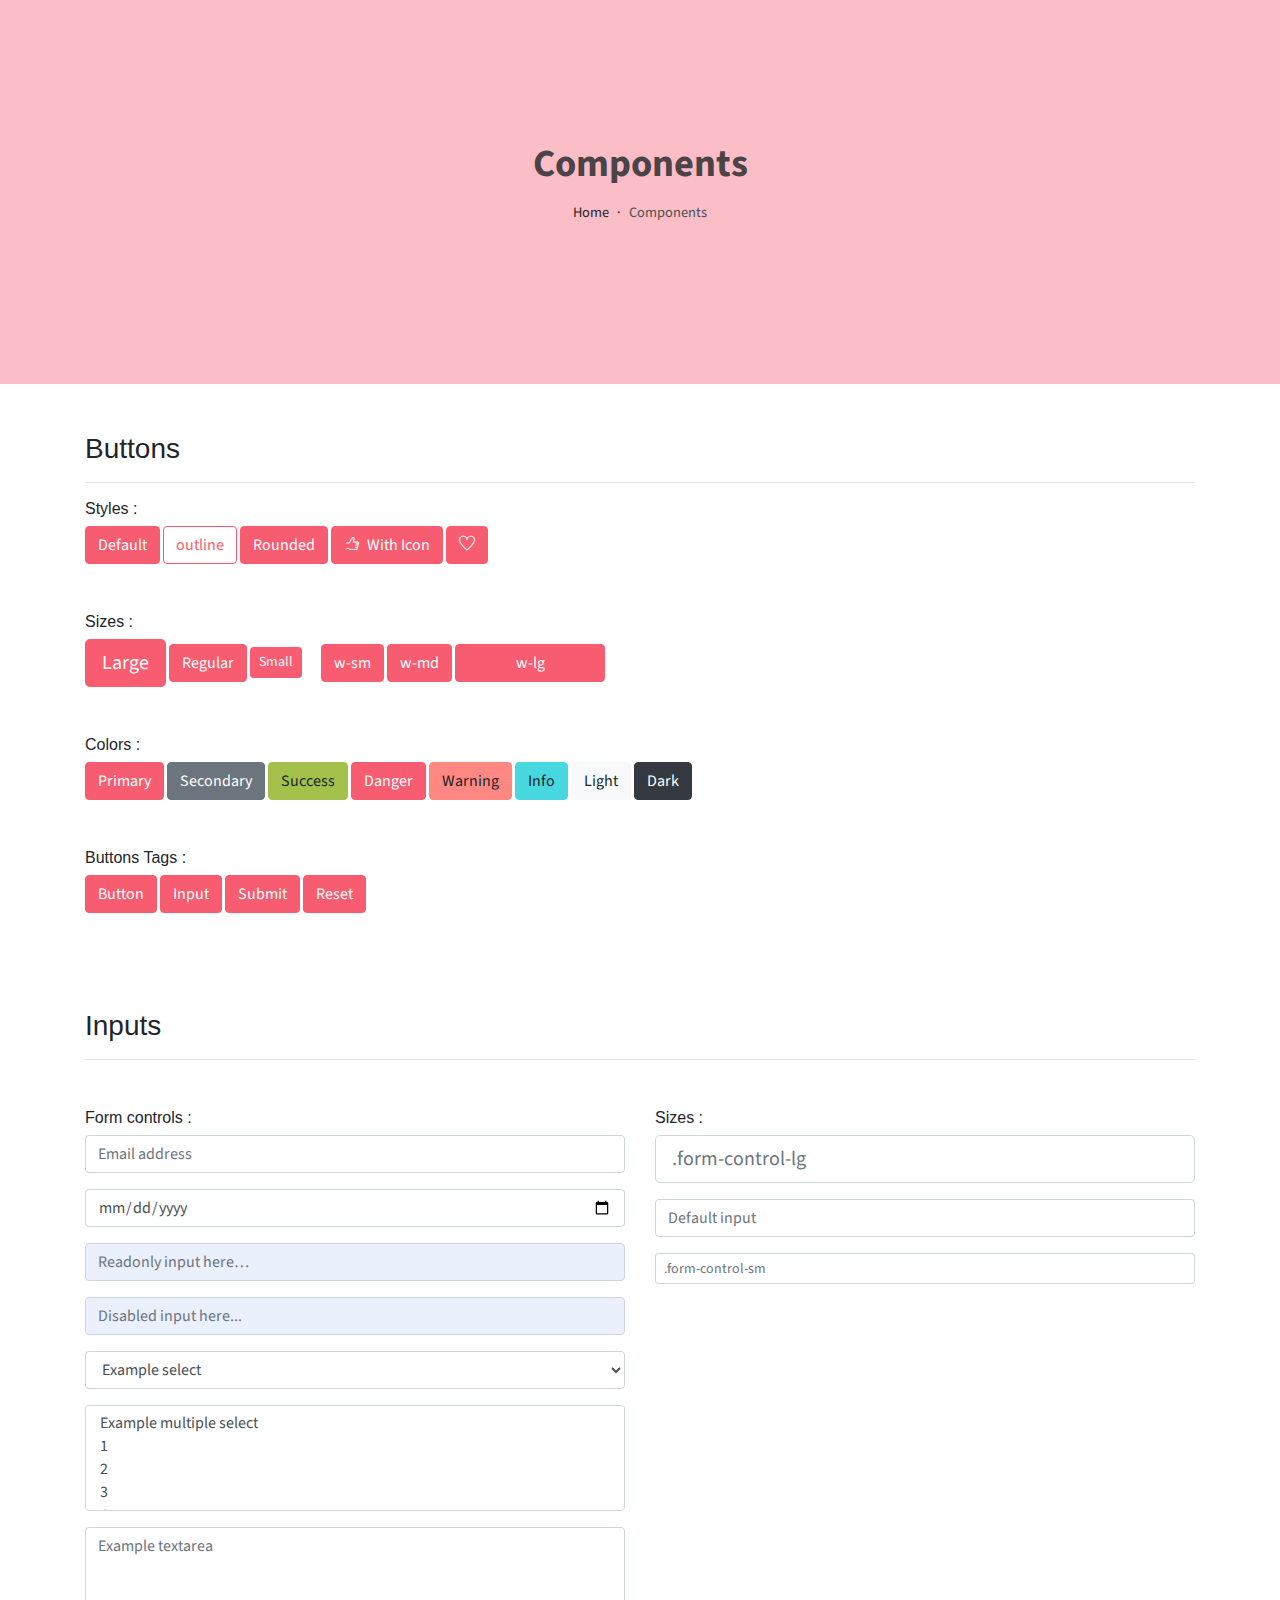
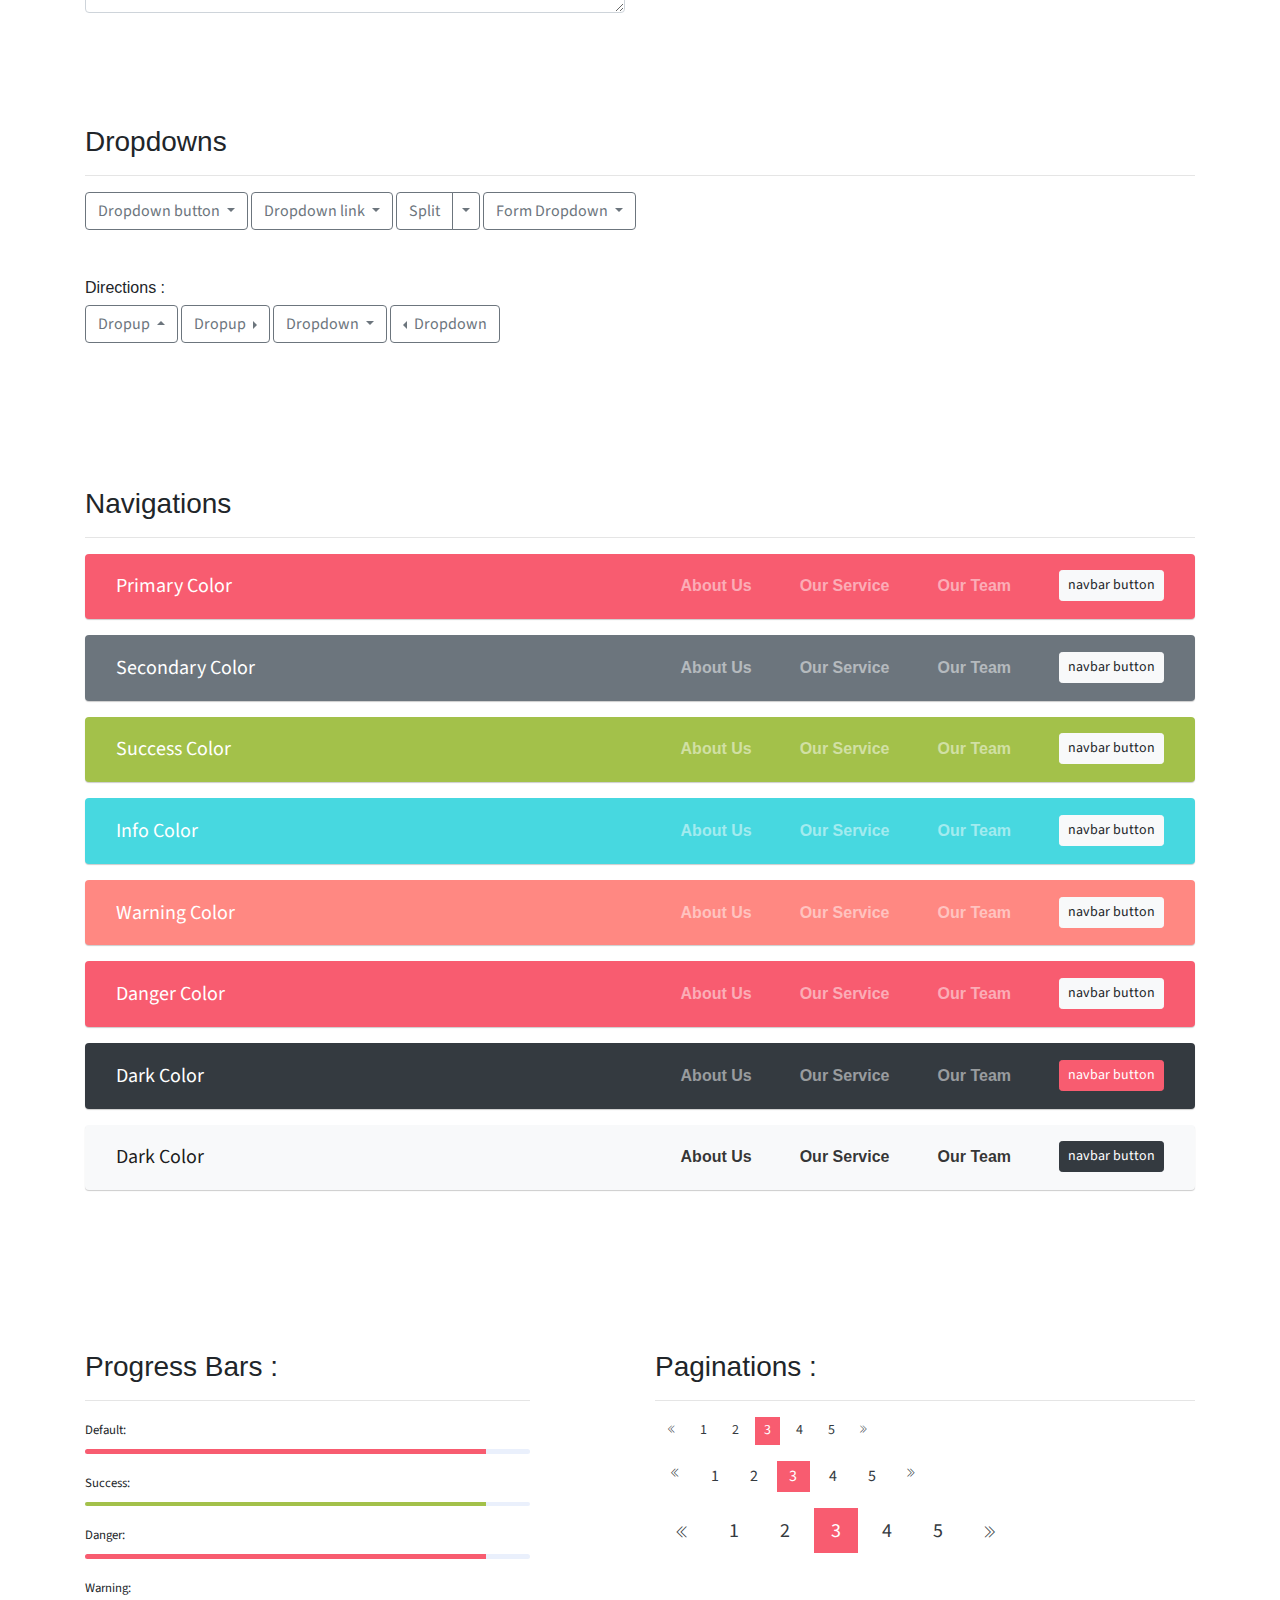
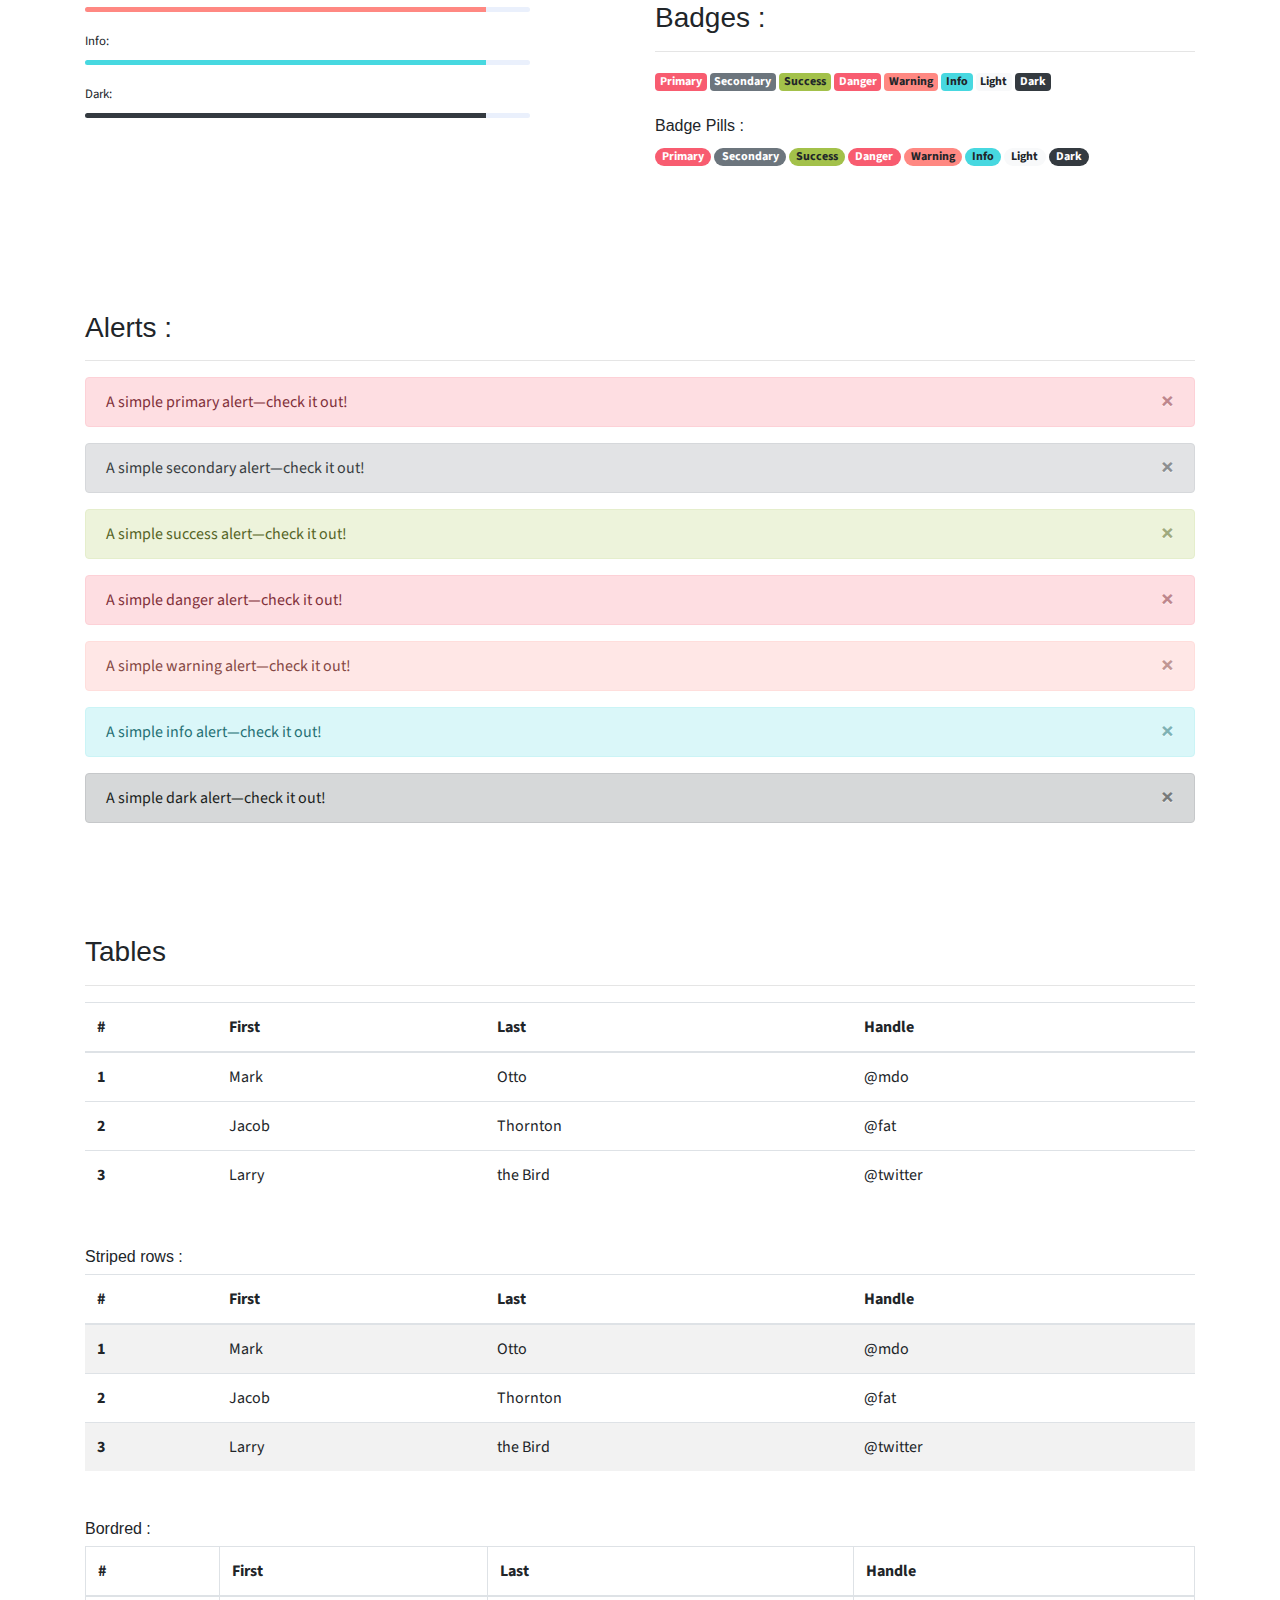
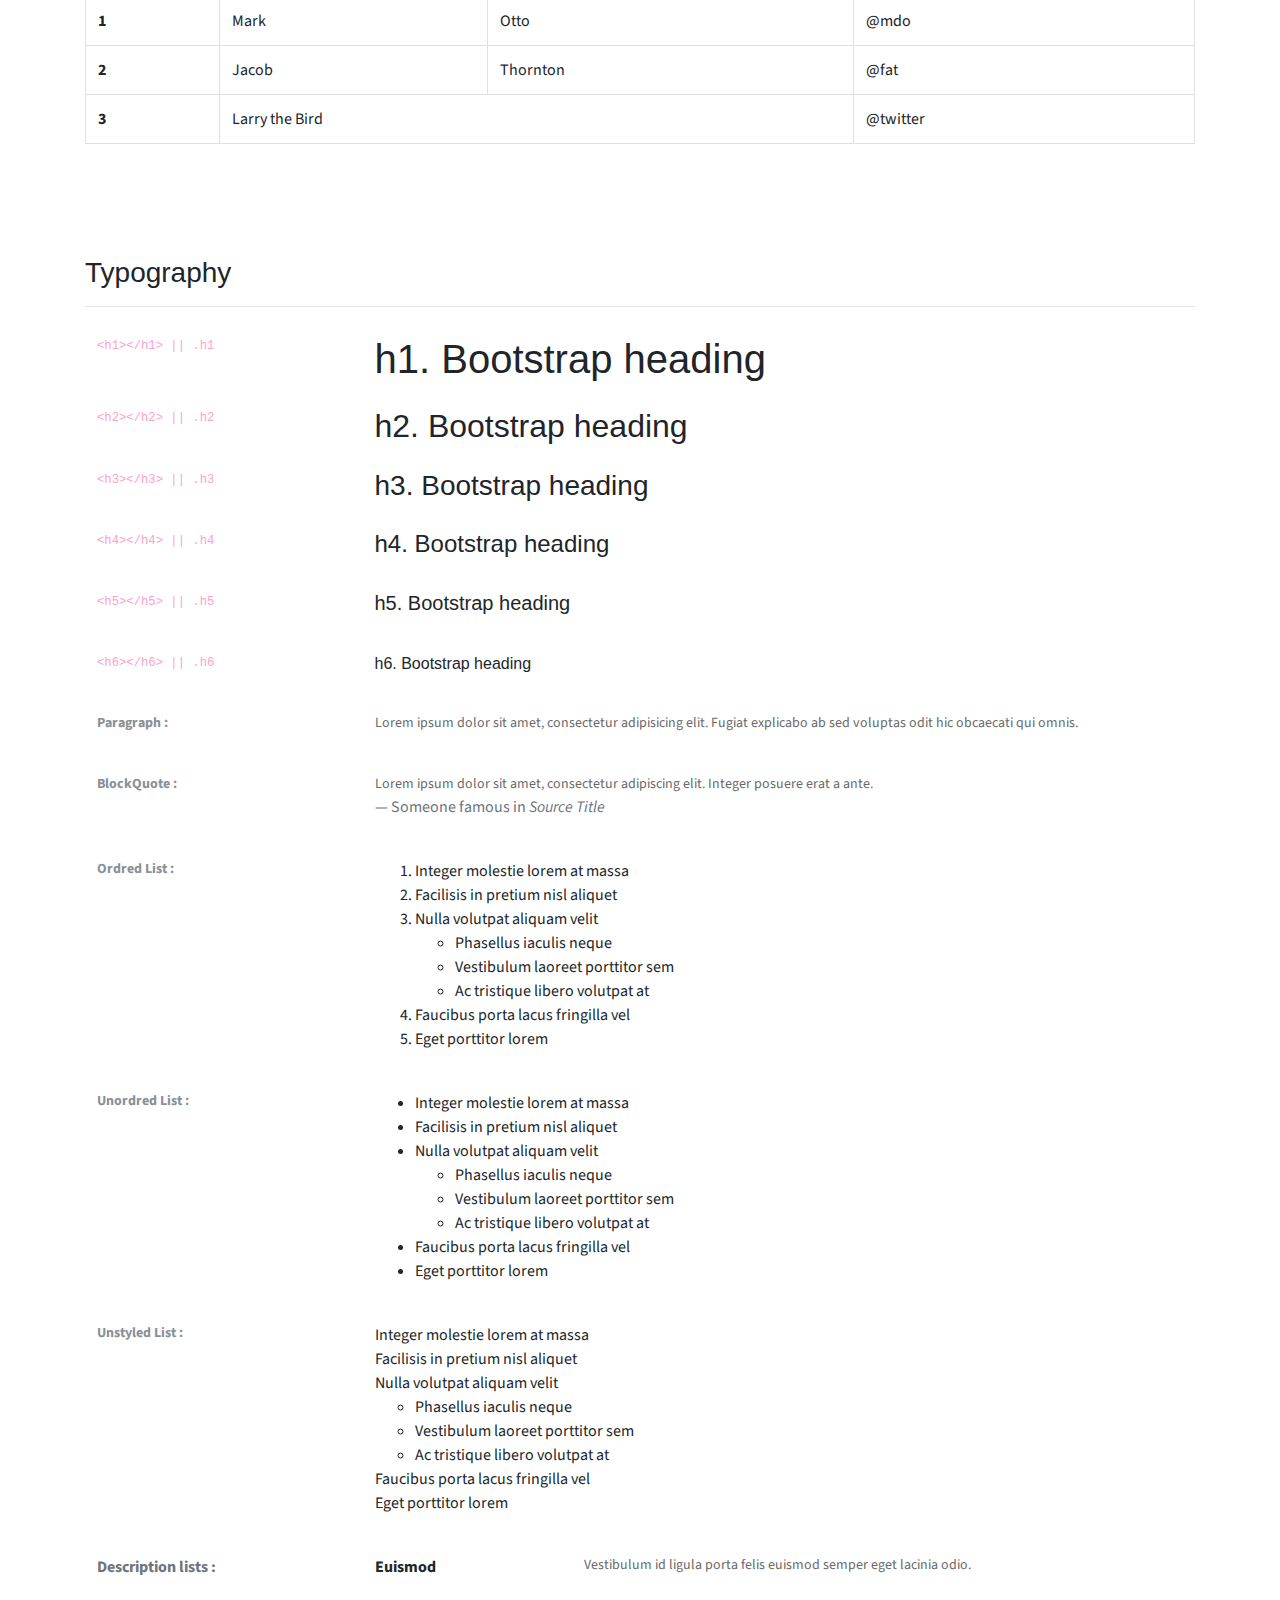
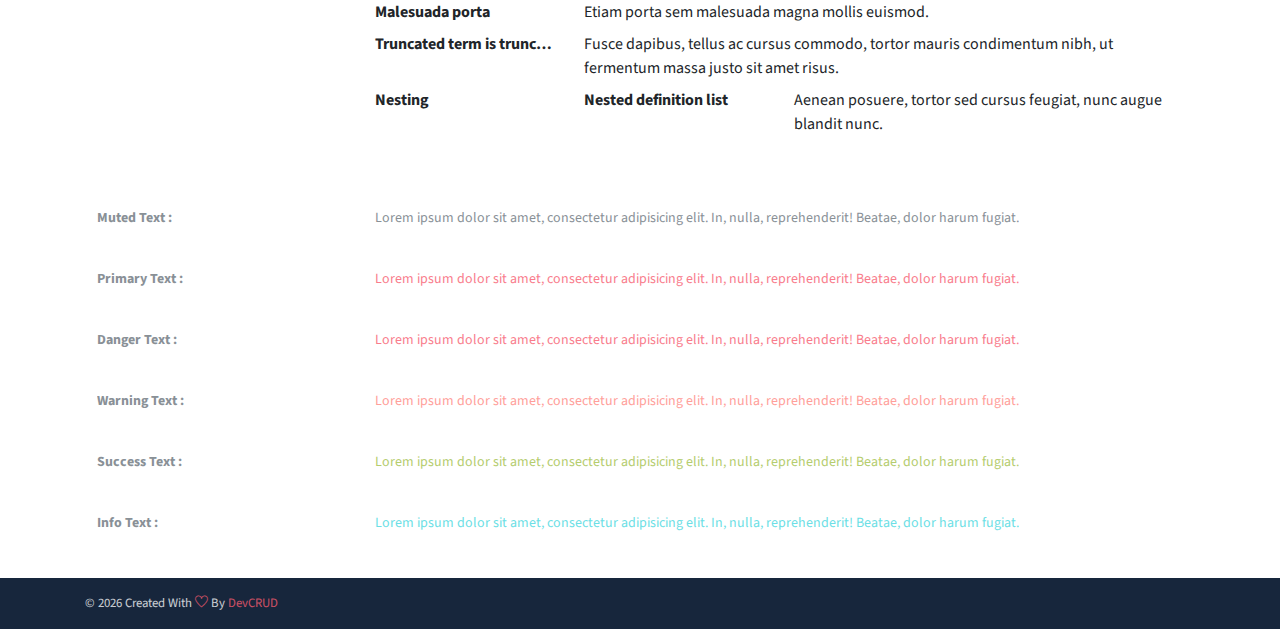
<file: components.html>
<!DOCTYPE html>
<html lang="en">
<head>
   <meta charset="utf-8">
   <meta name="viewport" content="width=device-width, initial-scale=1, shrink-to-fit=no">
   <meta name="description" content="Start your development with JohnDoe landing page.">
   <meta name="author" content="Devcrud">
   <title>JohnDoe Landing page | Components</title>
   <link rel="icon" href="assets/imgs/favicon.png" type="image/png">
   <!-- font icons -->
   <link rel="stylesheet" href="assets/vendors/themify-icons/css/themify-icons.css">
   <!-- Bootstrap + Steller  -->
   <link rel="stylesheet" href="assets/css/johndoe.css">
</head>
<body>

   <!-- Page Header -->
   <header class="header header-mini"> 
      <div class="header-title">Components</div> 
      <nav aria-label="breadcrumb">
         <ol class="breadcrumb">
            <li class="breadcrumb-item"><a href="/">Home</a></li>
            <li class="breadcrumb-item active" aria-current="page">Components</li>
         </ol>
      </nav>
   </header> <!-- End Of Page Header -->

   <!-- main content -->
   <div class="container">

      <!-- Buttons -->
      <h3 class="mt-5">Buttons</h3>
      <hr>
      <h6 class="section-secondary-title">Styles :</h6>
      <button class="btn btn-primary">Default</button>
      <button class="btn btn-outline-primary">outline</button>
      <button class="btn btn-primary rounded">Rounded</button>
      <button class="btn btn-primary rounded"><i class="ti-thumb-up pr-1"></i> With Icon</button>
      <button class="btn btn-primary circle"><i class="ti-heart"></i></button>

      <h6 class="section-secondary-title mt-5">Sizes :</h6>
      <button class="btn btn-primary btn-lg">Large</button>
      <button class="btn btn-primary ">Regular</button>
      <button class="btn btn-primary btn-sm">Small</button>
      <button class="btn btn-primary w-sm ml-3">w-sm</button>
      <button class="btn btn-primary w-md">w-md</button>
      <button class="btn btn-primary w-lg">w-lg</button>

      <h6 class="section-secondary-title mt-5">Colors :</h6>          
      <button type="button" class="btn btn-primary">Primary</button>
      <button type="button" class="btn btn-secondary">Secondary</button>
      <button type="button" class="btn btn-success">Success</button>
      <button type="button" class="btn btn-danger">Danger</button>
      <button type="button" class="btn btn-warning">Warning</button>
      <button type="button" class="btn btn-info">Info</button>
      <button type="button" class="btn btn-light">Light</button>
      <button type="button" class="btn btn-dark">Dark</button>

      <h6 class="section-secondary-title mt-5">Buttons Tags :</h6>
      <button class="btn btn-primary" type="submit">Button</button>
      <input class="btn btn-primary" type="button" value="Input">
      <input class="btn btn-primary" type="submit" value="Submit">
      <input class="btn btn-primary" type="reset" value="Reset">
      
      <!-- devider -->
      <div class="py-5"></div>

      <!-- Inputs -->
      <h3>Inputs</h3>
      <hr>
      <div class="row mt-5">
         <div class="col-md-6">
            <h6 class="section-secondary-title">Form controls :</h6>        
            <div class="form-group">
               <input type="email" class="form-control" id="exampleFormControlInput1" placeholder="Email address">
            </div>
            <div class="form-group">
               <input type="date" class="form-control" id="exampleFormControlInput1" placeholder="Date">
            </div>
            <div class="form-group">
               <input class="form-control" type="text" placeholder="Readonly input here…" readonly>
            </div>
            <div class="form-group">
               <input class="form-control" id="disabledInput" type="text" placeholder="Disabled input here..." disabled>
            </div>
            <div class="form-group">
               <select class="form-control" id="exampleFormControlSelect1">
                  <option>Example select</option>
                  <option>1</option>
                  <option>2</option>
                  <option>3</option>
                  <option>4</option>
                  <option>5</option>
               </select>
            </div>
            <div class="form-group">
               <select multiple class="form-control" id="exampleFormControlSelect2">
                  <option>Example multiple select</option>
                  <option>1</option>
                  <option>2</option>
                  <option>3</option>
                  <option>4</option>
                  <option>5</option>
               </select>
            </div>
            <div class="form-group">
               <textarea class="form-control" id="exampleFormControlTextarea1" rows="3" placeholder="Example textarea"></textarea>
            </div>
         </div>
         <div class="col-md-6">
            <h6 class="section-secondary-title">Sizes :</h6>    
            <div class="form-group">
               <input class="form-control form-control-lg" type="text" placeholder=".form-control-lg">             
            </div>
            <div class="form-group">
               <input class="form-control" type="text" placeholder="Default input">
            </div>
            <div class="form-group">
               <input class="form-control form-control-sm" type="text" placeholder=".form-control-sm"> 
            </div>
         </div>
      </div> <!-- end of inputs -->   

      <!-- devider -->
      <div class="py-5"></div>             

      <!-- Dropdowns -->
      <h3 class="components-section-title font-weight-normal">Dropdowns</h3>
      <hr>
      <div class="dropdown d-inline-block">
         <button class="btn btn-outline-secondary dropdown-toggle" type="button" id="dropdownMenuButton" data-toggle="dropdown" aria-haspopup="true" aria-expanded="false">
         Dropdown button
         </button>
         <div class="dropdown-menu" aria-labelledby="dropdownMenuButton">
         <a class="dropdown-item" href="#">Action</a>
         <a class="dropdown-item" href="#">Another action</a>
         <a class="dropdown-item" href="#">Something else here</a>
         </div>
      </div>
      <div class="dropdown d-inline-block">
         <a class="btn btn-outline-secondary dropdown-toggle" href="#" role="button" id="dropdownMenuLink" data-toggle="dropdown" aria-haspopup="true" aria-expanded="false">
            Dropdown link
         </a>
         <div class="dropdown-menu" aria-labelledby="dropdownMenuLink">
            <a class="dropdown-item" href="#">Action</a>
            <a class="dropdown-item" href="#">Another action</a>
            <a class="dropdown-item" href="#">Something else here</a>
         </div>
      </div>
      <div class="btn-group">
         <button type="button" class="btn btn-outline-secondary">Split</button>
         <button type="button" class="btn btn-outline-secondary dropdown-toggle dropdown-toggle-split" data-toggle="dropdown" aria-haspopup="true" aria-expanded="false">
         <span class="sr-only">Toggle Dropdown</span>
         </button>
         <div class="dropdown-menu">
            <a class="dropdown-item" href="#">Action</a>
            <a class="dropdown-item" href="#">Another action</a>
            <a class="dropdown-item" href="#">Something else here</a>
            <div class="dropdown-divider"></div>
            <a class="dropdown-item" href="#">Separated link</a>
         </div>
      </div>
      <div class="btn-group">
         <button class="btn btn-outline-secondary dropdown-toggle" type="button" id="dropdownMenuButton" data-toggle="dropdown" aria-haspopup="true" aria-expanded="false">
            Form Dropdown
         </button>
         <div class="dropdown-menu form">
            <form class="px-4 py-3">
               <div class="form-group">
                  <input type="email" class="form-control" id="exampleDropdownFormEmail1" placeholder="email@example.com">
               </div>
               <div class="form-group">
                  <input type="password" class="form-control" id="exampleDropdownFormPassword1" placeholder="Password">
               </div>
               <div class="form-check mb-3">
                  <input type="checkbox" class="form-check-input" id="dropdownCheck">
                  <label class="form-check-label" for="dropdownCheck">
                     Remember me
                  </label>
               </div>
               <button type="submit" class="btn btn-primary btn-block">Sign in</button>
            </form>
            <div class="dropdown-divider"></div>
            <a class="dropdown-item" href="#"><small>New around here? Sign up</small></a>
            <a class="dropdown-item" href="#"><small>Forgot password?</small></a>
         </div>
      </div>       
      <h6 class="section-secondary-title mt-5">Directions :</h6>  
      <div class="btn-group dropup">
         <button type="button" class="btn btn-outline-secondary dropdown-toggle" data-toggle="dropdown" aria-haspopup="true" aria-expanded="false">
            Dropup
         </button>
         <div class="dropdown-menu">
            <a class="dropdown-item" href="#">Action</a>
            <a class="dropdown-item" href="#">Another action</a>
            <a class="dropdown-item" href="#">Something else here</a>
            <div class="dropdown-divider"></div>
            <a class="dropdown-item" href="#">Separated link</a>
         </div>
      </div>
      <div class="btn-group dropright">
         <button type="button" class="btn btn-outline-secondary dropdown-toggle" data-toggle="dropdown" aria-haspopup="true" aria-expanded="false">
            Dropup
         </button>
         <div class="dropdown-menu">
            <a class="dropdown-item" href="#">Action</a>
            <a class="dropdown-item" href="#">Another action</a>
            <a class="dropdown-item" href="#">Something else here</a>
            <div class="dropdown-divider"></div>
            <a class="dropdown-item" href="#">Separated link</a>
         </div>
      </div>
      <div class="btn-group">
         <button type="button" class="btn btn-outline-secondary dropdown-toggle" data-toggle="dropdown" aria-haspopup="true" aria-expanded="false">
            Dropdown
         </button>
         <div class="dropdown-menu">
            <a class="dropdown-item" href="#">Action</a>
            <a class="dropdown-item" href="#">Another action</a>
            <a class="dropdown-item" href="#">Something else here</a>
            <div class="dropdown-divider"></div>
            <a class="dropdown-item" href="#">Separated link</a>
         </div>
      </div>
      <div class="btn-group dropleft">
         <button type="button" class="btn btn-outline-secondary dropdown-toggle" data-toggle="dropdown" aria-haspopup="true" aria-expanded="false">
            Dropdown
         </button>
         <div class="dropdown-menu">
            <a class="dropdown-item" href="#">Action</a>
            <a class="dropdown-item" href="#">Another action</a>
            <a class="dropdown-item" href="#">Something else here</a>
            <div class="dropdown-divider"></div>
            <a class="dropdown-item" href="#">Separated link</a>
         </div>
      </div> <!-- end of Dropdowns -->  

      <!-- devider -->
      <div class="py-5"></div>   

      <!-- navbars -->
      <h3 class="components-section-title font-weight-normal mt-5">Navigations</h3>
      <hr>
      <nav class="navbar navbar-expand-sm navbar-dark bg-primary rounded shadow mb-3">
         <div class="container">
            <a class="navbar-brand" href="#">Primary Color</a>
            <button class="navbar-toggler ml-auto" type="button" data-toggle="collapse" data-target="#navbarSupportedContent" aria-controls="navbarSupportedContent" aria-expanded="false" aria-label="Toggle navigation">
            <span class="navbar-toggler-icon"></span>
            </button>
            <div class="collapse navbar-collapse" id="navbarSupportedContent">
               <ul class="navbar-nav ml-auto"> 
                  <li class="nav-item">
                     <a class="nav-link" href="#about">About Us</a>
                  </li>
                  <li class="nav-item">
                     <a class="nav-link" href="#service">Our Service</a>
                  </li>
                  <li class="nav-item">
                     <a class="nav-link" href="#team">Our Team</a>
                  </li>
                  <li class="nav-item">
                     <a href="#book-table" class="ml-4 mt-1 btn btn-light btn-sm">navbar button</a>
                  </li>
               </ul>                       
            </div>
         </div>
      </nav>
      <nav class="navbar navbar-expand-sm navbar-dark bg-secondary rounded shadow mb-3">
         <div class="container">
            <a class="navbar-brand" href="#">Secondary Color</a>
            <button class="navbar-toggler ml-auto" type="button" data-toggle="collapse" data-target="#navbarSupportedContent" aria-controls="navbarSupportedContent" aria-expanded="false" aria-label="Toggle navigation">
            <span class="navbar-toggler-icon"></span>
            </button>
            <div class="collapse navbar-collapse" id="navbarSupportedContent">
               <ul class="navbar-nav ml-auto"> 
                  <li class="nav-item">
                     <a class="nav-link" href="#about">About Us</a>
                  </li>
                  <li class="nav-item">
                     <a class="nav-link" href="#service">Our Service</a>
                  </li>
                  <li class="nav-item">
                     <a class="nav-link" href="#team">Our Team</a>
                  </li>
                  <li class="nav-item">
                     <a href="#book-table" class="ml-4 mt-1 btn btn-light btn-sm">navbar button</a>
                  </li>
               </ul>                       
            </div>
         </div>
      </nav>
      <nav class="navbar navbar-expand-sm navbar-dark bg-success rounded shadow mb-3">
         <div class="container">
            <a class="navbar-brand" href="#">Success Color</a>
            <button class="navbar-toggler ml-auto" type="button" data-toggle="collapse" data-target="#navbarSupportedContent" aria-controls="navbarSupportedContent" aria-expanded="false" aria-label="Toggle navigation">
            <span class="navbar-toggler-icon"></span>
            </button>
            <div class="collapse navbar-collapse" id="navbarSupportedContent">
               <ul class="navbar-nav ml-auto"> 
                  <li class="nav-item">
                     <a class="nav-link" href="#about">About Us</a>
                  </li>
                  <li class="nav-item">
                     <a class="nav-link" href="#service">Our Service</a>
                  </li>
                  <li class="nav-item">
                     <a class="nav-link" href="#team">Our Team</a>
                  </li>
                  <li class="nav-item">
                     <a href="#book-table" class="ml-4 mt-1 btn btn-light btn-sm">navbar button</a>
                  </li>
               </ul>                       
            </div>
         </div>
      </nav>
      <nav class="navbar navbar-expand-sm navbar-dark bg-info rounded shadow mb-3">
         <div class="container">
            <a class="navbar-brand" href="#">Info Color</a>
            <button class="navbar-toggler ml-auto" type="button" data-toggle="collapse" data-target="#navbarSupportedContent" aria-controls="navbarSupportedContent" aria-expanded="false" aria-label="Toggle navigation">
            <span class="navbar-toggler-icon"></span>
            </button>
            <div class="collapse navbar-collapse" id="navbarSupportedContent">
               <ul class="navbar-nav ml-auto"> 
                  <li class="nav-item">
                     <a class="nav-link" href="#about">About Us</a>
                  </li>
                  <li class="nav-item">
                     <a class="nav-link" href="#service">Our Service</a>
                  </li>
                  <li class="nav-item">
                     <a class="nav-link" href="#team">Our Team</a>
                  </li>
                  <li class="nav-item">
                     <a href="#book-table" class="ml-4 mt-1 btn btn-light btn-sm">navbar button</a>
                  </li>
               </ul>                       
            </div>
         </div>
      </nav>
      <nav class="navbar navbar-expand-sm navbar-dark bg-warning rounded shadow mb-3">
         <div class="container">
            <a class="navbar-brand" href="#">Warning Color</a>
            <button class="navbar-toggler ml-auto" type="button" data-toggle="collapse" data-target="#navbarSupportedContent" aria-controls="navbarSupportedContent" aria-expanded="false" aria-label="Toggle navigation">
            <span class="navbar-toggler-icon"></span>
            </button>
            <div class="collapse navbar-collapse" id="navbarSupportedContent">
               <ul class="navbar-nav ml-auto"> 
                  <li class="nav-item">
                     <a class="nav-link" href="#about">About Us</a>
                  </li>
                  <li class="nav-item">
                     <a class="nav-link" href="#service">Our Service</a>
                  </li>
                  <li class="nav-item">
                     <a class="nav-link" href="#team">Our Team</a>
                  </li>
                  <li class="nav-item">
                     <a href="#book-table" class="ml-4 mt-1 btn btn-light btn-sm">navbar button</a>
                  </li>
               </ul>                       
            </div>
         </div>
      </nav>
      <nav class="navbar navbar-expand-sm navbar-dark bg-danger rounded shadow mb-3">
         <div class="container">
            <a class="navbar-brand" href="#">Danger Color</a>
            <button class="navbar-toggler ml-auto" type="button" data-toggle="collapse" data-target="#navbarSupportedContent" aria-controls="navbarSupportedContent" aria-expanded="false" aria-label="Toggle navigation">
            <span class="navbar-toggler-icon"></span>
            </button>
            <div class="collapse navbar-collapse" id="navbarSupportedContent">
               <ul class="navbar-nav ml-auto"> 
                  <li class="nav-item">
                     <a class="nav-link" href="#about">About Us</a>
                  </li>
                  <li class="nav-item">
                     <a class="nav-link" href="#service">Our Service</a>
                  </li>
                  <li class="nav-item">
                     <a class="nav-link" href="#team">Our Team</a>
                  </li>
                  <li class="nav-item">
                     <a href="#book-table" class="ml-4 mt-1 btn btn-light btn-sm">navbar button</a>
                  </li>
               </ul>                       
            </div>
         </div>
      </nav>
      <nav class="navbar navbar-expand-sm navbar-dark bg-dark rounded shadow mb-3">
         <div class="container">
            <a class="navbar-brand" href="#">Dark Color</a>
            <button class="navbar-toggler ml-auto" type="button" data-toggle="collapse" data-target="#navbarSupportedContent" aria-controls="navbarSupportedContent" aria-expanded="false" aria-label="Toggle navigation">
            <span class="navbar-toggler-icon"></span>
            </button>
            <div class="collapse navbar-collapse" id="navbarSupportedContent">
               <ul class="navbar-nav ml-auto"> 
                  <li class="nav-item">
                     <a class="nav-link" href="#about">About Us</a>
                  </li>
                  <li class="nav-item">
                     <a class="nav-link" href="#service">Our Service</a>
                  </li>
                  <li class="nav-item">
                     <a class="nav-link" href="#team">Our Team</a>
                  </li>
                  <li class="nav-item">
                     <a href="#book-table" class="ml-4 mt-1 btn btn-primary btn-sm">navbar button</a>
                  </li>
               </ul>                       
            </div>
         </div>
      </nav>
      <nav class="navbar navbar-expand-sm navbar-light bg-light rounded shadow mb-3">
         <div class="container">
            <a class="navbar-brand" href="#">Dark Color</a>
            <button class="navbar-toggler ml-auto" type="button" data-toggle="collapse" data-target="#navbarSupportedContent" aria-controls="navbarSupportedContent" aria-expanded="false" aria-label="Toggle navigation">
            <span class="navbar-toggler-icon"></span>
            </button>
            <div class="collapse navbar-collapse" id="navbarSupportedContent">
               <ul class="navbar-nav ml-auto"> 
                  <li class="nav-item">
                     <a class="nav-link" href="#about">About Us</a>
                  </li>
                  <li class="nav-item">
                     <a class="nav-link" href="#service">Our Service</a>
                  </li>
                  <li class="nav-item">
                     <a class="nav-link" href="#team">Our Team</a>
                  </li>
                  <li class="nav-item">
                     <a href="#book-table" class="ml-4 mt-1 btn btn-dark btn-sm">navbar button</a>
                  </li>
               </ul>                       
            </div>
         </div>
      </nav>
      <!-- End of navbars -->

      <!-- devider -->
      <div class="py-5"></div>   
      
      <!-- progress bars -->
      <div class="row justify-content-between">
         <div class="col-md-5">
            <h3 class="components-section-title font-weight-normal mt-5">Progress Bars :</h3>
            <hr>
            <small>Default: </small>
            <div class="progress mt-2 mb-3">
               <div class="progress-bar" role="progressbar" style="width: 90%" aria-valuenow="25" aria-valuemin="0" aria-valuemax="100"></div>
            </div>
            <small>Success:</small>
            <div class="progress mt-2 mb-3">
               <div class="progress-bar bg-success" role="progressbar" style="width: 90%" aria-valuenow="25" aria-valuemin="0" aria-valuemax="100"></div>
            </div>
            <small>Danger:</small>
            <div class="progress mt-2 mb-3">
               <div class="progress-bar bg-danger" role="progressbar" style="width: 90%" aria-valuenow="25" aria-valuemin="0" aria-valuemax="100"></div>
            </div>
            <small>Warning:</small>
            <div class="progress mt-2 mb-3">
               <div class="progress-bar bg-warning" role="progressbar" style="width: 90%" aria-valuenow="25" aria-valuemin="0" aria-valuemax="100"></div>
            </div>
            <small>Info:</small>
            <div class="progress mt-2 mb-3">
               <div class="progress-bar bg-info" role="progressbar" style="width: 90%" aria-valuenow="25" aria-valuemin="0" aria-valuemax="100"></div>
            </div>
            <small>Dark:</small>
            <div class="progress mt-2 mb-3">
               <div class="progress-bar bg-dark" role="progressbar" style="width: 90%" aria-valuenow="25" aria-valuemin="0" aria-valuemax="100"></div>
            </div>
         </div>
         <div class="col-md-6">
            <h3 class="components-section-title font-weight-normal mt-5">Paginations :</h3>
            <hr>
            <nav aria-label="Page navigation example">
               <ul class="pagination pagination-sm">
                  <li class="page-item"><a class="page-link" href="#"><i class="ti-angle-double-left"></i></a></li>
                  <li class="page-item"><a class="page-link" href="#">1</a></li>
                  <li class="page-item"><a class="page-link" href="#">2</a></li>
                  <li class="page-item active"><a class="page-link" href="#">3</a></li>
                  <li class="page-item"><a class="page-link" href="#">4</a></li>
                  <li class="page-item"><a class="page-link" href="#">5</a></li>
                  <li class="page-item"><a class="page-link" href="#"><i class="ti-angle-double-right"></i></a></li>
               </ul>
            </nav>
            <nav aria-label="Page navigation example">
               <ul class="pagination">
               <li class="page-item"><a class="page-link" href="#"><i class="ti-angle-double-left"></i></a></li>
                  <li class="page-item"><a class="page-link" href="#">1</a></li>
                  <li class="page-item"><a class="page-link" href="#">2</a></li>
                  <li class="page-item active"><a class="page-link" href="#">3</a></li>
                  <li class="page-item"><a class="page-link" href="#">4</a></li>
                  <li class="page-item"><a class="page-link" href="#">5</a></li>
                  <li class="page-item"><a class="page-link" href="#"><i class="ti-angle-double-right"></i></a></li>
               </ul>
            </nav>
            <nav aria-label="Page navigation example">
               <ul class="pagination pagination-lg">
                  <li class="page-item"><a class="page-link" href="#"><i class="ti-angle-double-left"></i></a></li>
                  <li class="page-item"><a class="page-link" href="#">1</a></li>
                  <li class="page-item"><a class="page-link" href="#">2</a></li>
                  <li class="page-item active"><a class="page-link" href="#">3</a></li>
                  <li class="page-item"><a class="page-link" href="#">4</a></li>
                  <li class="page-item"><a class="page-link" href="#">5</a></li>
                  <li class="page-item"><a class="page-link" href="#"><i class="ti-angle-double-right"></i></a></li>
               </ul>
            </nav>

            <!-- Badges -->
            <h3 class="components-section-title font-weight-normal mt-5">Badges :</h3>
            <hr>
            <span class="badge badge-primary">Primary</span>
            <span class="badge badge-secondary">Secondary</span>
            <span class="badge badge-success">Success</span>
            <span class="badge badge-danger">Danger</span>
            <span class="badge badge-warning">Warning</span>
            <span class="badge badge-info">Info</span>
            <span class="badge badge-light">Light</span>
            <span class="badge badge-dark">Dark</span>
            <h6 class="section-secondary-title mt-4 mb-2">Badge Pills :</h6>
            <span class="badge badge-pill badge-primary">Primary</span>
            <span class="badge badge-pill badge-secondary">Secondary</span>
            <span class="badge badge-pill badge-success">Success</span>
            <span class="badge badge-pill badge-danger">Danger</span>
            <span class="badge badge-pill badge-warning">Warning</span>
            <span class="badge badge-pill badge-info">Info</span>
            <span class="badge badge-pill badge-light">Light</span>
            <span class="badge badge-pill badge-dark">Dark</span>
         </div>
      </div> <!-- End of Progress bars -->

      <!-- devider -->
      <div class="py-5"></div>  

      <!-- Alerts -->
      <h3 class="components-section-title font-weight-normal mt-5">Alerts :</h3>
      <hr>
      <div class="alert alert-primary alert-dismissible fade show" role="alert">
         A simple primary alert—check it out!
         <button type="button" class="close" data-dismiss="alert" aria-label="Close">
            <span aria-hidden="true">&times;</span>
         </button>
      </div>
      <div class="alert alert-secondary alert-dismissible fade show" role="alert">
         A simple secondary alert—check it out!
         <button type="button" class="close" data-dismiss="alert" aria-label="Close">
            <span aria-hidden="true">&times;</span>
         </button>
      </div>
      <div class="alert alert-success alert-dismissible fade show" role="alert">
         A simple success alert—check it out!
         <button type="button" class="close" data-dismiss="alert" aria-label="Close">
            <span aria-hidden="true">&times;</span>
         </button>
      </div>
      <div class="alert alert-danger alert-dismissible fade show" role="alert">
         A simple danger alert—check it out!
         <button type="button" class="close" data-dismiss="alert" aria-label="Close">
            <span aria-hidden="true">&times;</span>
         </button>
      </div>
      <div class="alert alert-warning alert-dismissible fade show" role="alert">
         A simple warning alert—check it out!
         <button type="button" class="close" data-dismiss="alert" aria-label="Close">
            <span aria-hidden="true">&times;</span>
         </button>
      </div>
      <div class="alert alert-info alert-dismissible fade show" role="alert">
         A simple info alert—check it out!
         <button type="button" class="close" data-dismiss="alert" aria-label="Close">
            <span aria-hidden="true">&times;</span>
         </button>
      </div>
      <div class="alert alert-dark alert-dismissible fade show" role="alert">
         A simple dark alert—check it out!
         <button type="button" class="close" data-dismiss="alert" aria-label="Close">
            <span aria-hidden="true">&times;</span>
         </button>
      </div>
      <!-- end of alerts -->

      <!-- devider -->
      <div class="py-5"></div> 
   
      <!-- tables -->
      <h3 class="components-section-title">Tables</h3>
      <hr>
      <table class="table">
         <thead>
            <tr>
               <th scope="col">#</th>
               <th scope="col">First</th>
               <th scope="col">Last</th>
               <th scope="col">Handle</th>
            </tr>
         </thead>
         <tbody>
            <tr>
               <th scope="row">1</th>
               <td>Mark</td>
               <td>Otto</td>
               <td>@mdo</td>
            </tr>
            <tr>
               <th scope="row">2</th>
               <td>Jacob</td>
               <td>Thornton</td>
               <td>@fat</td>
            </tr>
            <tr>
               <th scope="row">3</th>
               <td>Larry</td>
               <td>the Bird</td>
               <td>@twitter</td>
            </tr>
         </tbody>
      </table>

      <h6 class="section-secondary-title mt-5">Striped rows :</h6>
      <table class="table table-striped">
         <thead>
            <tr>
               <th scope="col">#</th>
               <th scope="col">First</th>
               <th scope="col">Last</th>
               <th scope="col">Handle</th>
            </tr>
         </thead>
         <tbody>
            <tr>
               <th scope="row">1</th>
               <td>Mark</td>
               <td>Otto</td>
               <td>@mdo</td>
            </tr>
            <tr>
               <th scope="row">2</th>
               <td>Jacob</td>
               <td>Thornton</td>
               <td>@fat</td>
            </tr>
            <tr>
               <th scope="row">3</th>
               <td>Larry</td>
               <td>the Bird</td>
               <td>@twitter</td>
            </tr>
         </tbody>
      </table>

      <h6 class="section-secondary-title mt-5">Bordred :</h6>
      <table class="table table-bordered">
         <thead>
            <tr>
               <th scope="col">#</th>
               <th scope="col">First</th>
               <th scope="col">Last</th>
               <th scope="col">Handle</th>
            </tr>
         </thead>
         <tbody>
            <tr>
               <th scope="row">1</th>
               <td>Mark</td>
               <td>Otto</td>
               <td>@mdo</td>
            </tr>
            <tr>
               <th scope="row">2</th>
               <td>Jacob</td>
               <td>Thornton</td>
               <td>@fat</td>
            </tr>
            <tr>
               <th scope="row">3</th>
               <td colspan="2">Larry the Bird</td>
               <td>@twitter</td>
            </tr>
         </tbody>
      </table>
      <!-- end of tables -->

      <!-- devider -->
      <div class="py-5"></div> 

      <!-- typography -->
      <h3 class="components-section-title">Typography</h3>
      <hr>
     
      <table class="table table-borderless v-align-center">
         <tbody>
            <tr>
               <td>
                  <p><code class="highlighter-rouge">&lt;h1&gt;&lt;/h1&gt; || .h1</code></p>
               </td>
               <td class="w-75"><span class="h1">h1. Bootstrap heading</span></td>
            </tr>
            <tr>
               <td>
                  <p><code class="highlighter-rouge">&lt;h2&gt;&lt;/h2&gt; || .h2</code></p>
               </td>
               <td><span class="h2">h2. Bootstrap heading</span></td>
            </tr>
            <tr>
               <td>
                  <p><code class="highlighter-rouge">&lt;h3&gt;&lt;/h3&gt; || .h3</code></p>
               </td>
               <td><span class="h3">h3. Bootstrap heading</span></td>
            </tr>
            <tr>
               <td>
                  <p><code class="highlighter-rouge">&lt;h4&gt;&lt;/h4&gt; || .h4</code></p>
               </td>
               <td><span class="h4">h4. Bootstrap heading</span></td>
            </tr>
            <tr>
               <td>
                  <p><code class="highlighter-rouge">&lt;h5&gt;&lt;/h5&gt; || .h5</code></p>
               </td>
               <td><span class="h5">h5. Bootstrap heading</span></td>
            </tr>
            <tr>
               <td>
                  <p><code class="highlighter-rouge">&lt;h6&gt;&lt;/h6&gt; || .h6</code></p>
               </td>
               <td><span class="h6">h6. Bootstrap heading</span></td>
            </tr>
            <tr>
               <td>
                  <p class="font-weight-bold text-muted">Paragraph :</p>
               </td>
               <td><p>Lorem ipsum dolor sit amet, consectetur adipisicing elit. Fugiat explicabo ab sed voluptas odit hic obcaecati qui omnis.</p></td>
            </tr>
            <tr>
               <td>
                  <p class="font-weight-bold text-muted">BlockQuote :</p>
               </td>
               <td>
                  <blockquote class="blockquote">
                     <p class="mb-0">Lorem ipsum dolor sit amet, consectetur adipiscing elit. Integer posuere erat a ante.</p>
                     <footer class="blockquote-footer">Someone famous in <cite title="Source Title">Source Title</cite></footer>
                  </blockquote>
               </td>
            </tr>

            
            <tr>
               <td><p class="font-weight-bold text-muted">Ordred List :</p></td>
               <td>
                  <ol>
                     <li>Integer molestie lorem at massa</li>
                     <li>Facilisis in pretium nisl aliquet</li>
                     <li>Nulla volutpat aliquam velit
                        <ul>
                           <li>Phasellus iaculis neque</li>
                           <li>Vestibulum laoreet porttitor sem</li>
                           <li>Ac tristique libero volutpat at</li>
                        </ul>
                     </li>
                     <li>Faucibus porta lacus fringilla vel</li>
                     <li>Eget porttitor lorem</li>
                  </ol>
               </td>
            </tr>
            <tr>
               <td><p class="font-weight-bold text-muted">Unordred List :</p></td>
               <td>
                  <ul >
                     <li>Integer molestie lorem at massa</li>
                     <li>Facilisis in pretium nisl aliquet</li>
                     <li>Nulla volutpat aliquam velit
                        <ul>
                           <li>Phasellus iaculis neque</li>
                           <li>Vestibulum laoreet porttitor sem</li>
                           <li>Ac tristique libero volutpat at</li>
                        </ul>
                     </li>
                     <li>Faucibus porta lacus fringilla vel</li>
                     <li>Eget porttitor lorem</li>
                  </ul>
               </td>
            </tr>
            <tr>
               <td><p class="font-weight-bold text-muted">Unstyled List :</p></td>
               <td>
                  <ul class="list-unstyled">
                     <li>Integer molestie lorem at massa</li>
                     <li>Facilisis in pretium nisl aliquet</li>
                     <li>Nulla volutpat aliquam velit
                        <ul>
                           <li>Phasellus iaculis neque</li>
                           <li>Vestibulum laoreet porttitor sem</li>
                           <li>Ac tristique libero volutpat at</li>
                        </ul>
                     </li>
                     <li>Faucibus porta lacus fringilla vel</li>
                     <li>Eget porttitor lorem</li>
                  </ul>
               </td>
            </tr>
            <tr>
               <td class="font-weight-bold text-muted">Description lists : </td>
               <td>
                  <dl class="row">
                     <dt class="col-sm-3">Euismod</dt>
                     <dd class="col-sm-9">
                        <p>Vestibulum id ligula porta felis euismod semper eget lacinia odio.</p>
                     </dd>

                     <dt class="col-sm-3">Malesuada porta</dt>
                     <dd class="col-sm-9">Etiam porta sem malesuada magna mollis euismod.</dd>

                     <dt class="col-sm-3 text-truncate">Truncated term is truncated</dt>
                     <dd class="col-sm-9">Fusce dapibus, tellus ac cursus commodo, tortor mauris condimentum nibh, ut fermentum massa justo sit amet risus.</dd>

                     <dt class="col-sm-3">Nesting</dt>
                     <dd class="col-sm-9">
                        <dl class="row">
                           <dt class="col-sm-4">Nested definition list</dt>
                           <dd class="col-sm-8">Aenean posuere, tortor sed cursus feugiat, nunc augue blandit nunc.</dd>
                        </dl>
                     </dd>
                  </dl>
               </td>
            </tr>
            <tr>
               <td>
                  <p class="font-weight-bold text-muted">Muted Text :</p>
               </td>
               <td>
                  <p class="text-muted">Lorem ipsum dolor sit amet, consectetur adipisicing elit. In, nulla, reprehenderit! Beatae, dolor harum fugiat.</p>
               </td>
            </tr>
            <tr>
               <td>
                  <p class="font-weight-bold text-muted">Primary Text :</p>
               </td>
               <td>
                  <p class="text-primary">Lorem ipsum dolor sit amet, consectetur adipisicing elit. In, nulla, reprehenderit! Beatae, dolor harum fugiat.</p>
               </td>
            </tr>
            <tr>
               <td>
                  <p class="font-weight-bold text-muted">Danger Text :</p>
               </td>
               <td>
                  <p class="text-danger">Lorem ipsum dolor sit amet, consectetur adipisicing elit. In, nulla, reprehenderit! Beatae, dolor harum fugiat.</p>
               </td>
            </tr>
            <tr>
               <td>
                  <p class="font-weight-bold text-muted">Warning Text :</p>
               </td>
               <td>
                  <p class="text-warning">Lorem ipsum dolor sit amet, consectetur adipisicing elit. In, nulla, reprehenderit! Beatae, dolor harum fugiat.</p>
               </td>
            </tr>
            <tr>
               <td>
                  <p class="font-weight-bold text-muted">Success Text :</p>
               </td>
               <td>
                  <p class="text-success">Lorem ipsum dolor sit amet, consectetur adipisicing elit. In, nulla, reprehenderit! Beatae, dolor harum fugiat.</p>
               </td>
            </tr>
            <tr>
               <td>
                  <p class="font-weight-bold text-muted">Info Text :</p>
               </td>
               <td>
                  <p class="text-info">Lorem ipsum dolor sit amet, consectetur adipisicing elit. In, nulla, reprehenderit! Beatae, dolor harum fugiat.</p>
               </td>
            </tr>
         </tbody>
      </table>
   </div>
   <!-- end of typography -->

   <!-- Page Footer -->
   <footer class="footer py-3">
        <div class="container">
            <p class="small mb-0 text-light">
                &copy; <script>document.write(new Date().getFullYear())</script> Created With <i class="ti-heart text-danger"></i> By <a href="http://devcrud.com" target="_blank"><span class="text-danger" title="Bootstrap 4 Themes and Dashboards">DevCRUD</span></a> 
            </p>
        </div>
    </footer>
   <!-- End of Page Footer -->  
   
   <!-- core  -->
   <script src="assets/vendors/jquery/jquery-3.4.1.js"></script>
   <script src="assets/vendors/bootstrap/bootstrap.bundle.js"></script>

</body>
</html>
</file>
<file: assets/vendors/themify-icons/css/themify-icons.css>
@font-face {
	font-family: 'themify';
	src:url("../fonts/themify.eot?-fvbane");
	src:url("../fonts/themify.eot?#iefix-fvbane") format("embedded-opentype"),
		url("../fonts/themify.woff?-fvbane") format("woff"),
		url("../fonts/themify.ttf?-fvbane") format("truetype"),
		url("../fonts/themify.svg?-fvbane#themify") format("svg");
	font-weight: normal;
	font-style: normal;
}

[class^="ti-"], [class*=" ti-"] {
	font-family: 'themify';
	speak: none;
	font-style: normal;
	font-weight: normal;
	font-variant: normal;
	text-transform: none;
	line-height: 1;

	/* Better Font Rendering =========== */
	-webkit-font-smoothing: antialiased;
	-moz-osx-font-smoothing: grayscale;
}

.ti-wand:before {
	content: "\e600";
}
.ti-volume:before {
	content: "\e601";
}
.ti-user:before {
	content: "\e602";
}
.ti-unlock:before {
	content: "\e603";
}
.ti-unlink:before {
	content: "\e604";
}
.ti-trash:before {
	content: "\e605";
}
.ti-thought:before {
	content: "\e606";
}
.ti-target:before {
	content: "\e607";
}
.ti-tag:before {
	content: "\e608";
}
.ti-tablet:before {
	content: "\e609";
}
.ti-star:before {
	content: "\e60a";
}
.ti-spray:before {
	content: "\e60b";
}
.ti-signal:before {
	content: "\e60c";
}
.ti-shopping-cart:before {
	content: "\e60d";
}
.ti-shopping-cart-full:before {
	content: "\e60e";
}
.ti-settings:before {
	content: "\e60f";
}
.ti-search:before {
	content: "\e610";
}
.ti-zoom-in:before {
	content: "\e611";
}
.ti-zoom-out:before {
	content: "\e612";
}
.ti-cut:before {
	content: "\e613";
}
.ti-ruler:before {
	content: "\e614";
}
.ti-ruler-pencil:before {
	content: "\e615";
}
.ti-ruler-alt:before {
	content: "\e616";
}
.ti-bookmark:before {
	content: "\e617";
}
.ti-bookmark-alt:before {
	content: "\e618";
}
.ti-reload:before {
	content: "\e619";
}
.ti-plus:before {
	content: "\e61a";
}
.ti-pin:before {
	content: "\e61b";
}
.ti-pencil:before {
	content: "\e61c";
}
.ti-pencil-alt:before {
	content: "\e61d";
}
.ti-paint-roller:before {
	content: "\e61e";
}
.ti-paint-bucket:before {
	content: "\e61f";
}
.ti-na:before {
	content: "\e620";
}
.ti-mobile:before {
	content: "\e621";
}
.ti-minus:before {
	content: "\e622";
}
.ti-medall:before {
	content: "\e623";
}
.ti-medall-alt:before {
	content: "\e624";
}
.ti-marker:before {
	content: "\e625";
}
.ti-marker-alt:before {
	content: "\e626";
}
.ti-arrow-up:before {
	content: "\e627";
}
.ti-arrow-right:before {
	content: "\e628";
}
.ti-arrow-left:before {
	content: "\e629";
}
.ti-arrow-down:before {
	content: "\e62a";
}
.ti-lock:before {
	content: "\e62b";
}
.ti-location-arrow:before {
	content: "\e62c";
}
.ti-link:before {
	content: "\e62d";
}
.ti-layout:before {
	content: "\e62e";
}
.ti-layers:before {
	content: "\e62f";
}
.ti-layers-alt:before {
	content: "\e630";
}
.ti-key:before {
	content: "\e631";
}
.ti-import:before {
	content: "\e632";
}
.ti-image:before {
	content: "\e633";
}
.ti-heart:before {
	content: "\e634";
}
.ti-heart-broken:before {
	content: "\e635";
}
.ti-hand-stop:before {
	content: "\e636";
}
.ti-hand-open:before {
	content: "\e637";
}
.ti-hand-drag:before {
	content: "\e638";
}
.ti-folder:before {
	content: "\e639";
}
.ti-flag:before {
	content: "\e63a";
}
.ti-flag-alt:before {
	content: "\e63b";
}
.ti-flag-alt-2:before {
	content: "\e63c";
}
.ti-eye:before {
	content: "\e63d";
}
.ti-export:before {
	content: "\e63e";
}
.ti-exchange-vertical:before {
	content: "\e63f";
}
.ti-desktop:before {
	content: "\e640";
}
.ti-cup:before {
	content: "\e641";
}
.ti-crown:before {
	content: "\e642";
}
.ti-comments:before {
	content: "\e643";
}
.ti-comment:before {
	content: "\e644";
}
.ti-comment-alt:before {
	content: "\e645";
}
.ti-close:before {
	content: "\e646";
}
.ti-clip:before {
	content: "\e647";
}
.ti-angle-up:before {
	content: "\e648";
}
.ti-angle-right:before {
	content: "\e649";
}
.ti-angle-left:before {
	content: "\e64a";
}
.ti-angle-down:before {
	content: "\e64b";
}
.ti-check:before {
	content: "\e64c";
}
.ti-check-box:before {
	content: "\e64d";
}
.ti-camera:before {
	content: "\e64e";
}
.ti-announcement:before {
	content: "\e64f";
}
.ti-brush:before {
	content: "\e650";
}
.ti-briefcase:before {
	content: "\e651";
}
.ti-bolt:before {
	content: "\e652";
}
.ti-bolt-alt:before {
	content: "\e653";
}
.ti-blackboard:before {
	content: "\e654";
}
.ti-bag:before {
	content: "\e655";
}
.ti-move:before {
	content: "\e656";
}
.ti-arrows-vertical:before {
	content: "\e657";
}
.ti-arrows-horizontal:before {
	content: "\e658";
}
.ti-fullscreen:before {
	content: "\e659";
}
.ti-arrow-top-right:before {
	content: "\e65a";
}
.ti-arrow-top-left:before {
	content: "\e65b";
}
.ti-arrow-circle-up:before {
	content: "\e65c";
}
.ti-arrow-circle-right:before {
	content: "\e65d";
}
.ti-arrow-circle-left:before {
	content: "\e65e";
}
.ti-arrow-circle-down:before {
	content: "\e65f";
}
.ti-angle-double-up:before {
	content: "\e660";
}
.ti-angle-double-right:before {
	content: "\e661";
}
.ti-angle-double-left:before {
	content: "\e662";
}
.ti-angle-double-down:before {
	content: "\e663";
}
.ti-zip:before {
	content: "\e664";
}
.ti-world:before {
	content: "\e665";
}
.ti-wheelchair:before {
	content: "\e666";
}
.ti-view-list:before {
	content: "\e667";
}
.ti-view-list-alt:before {
	content: "\e668";
}
.ti-view-grid:before {
	content: "\e669";
}
.ti-uppercase:before {
	content: "\e66a";
}
.ti-upload:before {
	content: "\e66b";
}
.ti-underline:before {
	content: "\e66c";
}
.ti-truck:before {
	content: "\e66d";
}
.ti-timer:before {
	content: "\e66e";
}
.ti-ticket:before {
	content: "\e66f";
}
.ti-thumb-up:before {
	content: "\e670";
}
.ti-thumb-down:before {
	content: "\e671";
}
.ti-text:before {
	content: "\e672";
}
.ti-stats-up:before {
	content: "\e673";
}
.ti-stats-down:before {
	content: "\e674";
}
.ti-split-v:before {
	content: "\e675";
}
.ti-split-h:before {
	content: "\e676";
}
.ti-smallcap:before {
	content: "\e677";
}
.ti-shine:before {
	content: "\e678";
}
.ti-shift-right:before {
	content: "\e679";
}
.ti-shift-left:before {
	content: "\e67a";
}
.ti-shield:before {
	content: "\e67b";
}
.ti-notepad:before {
	content: "\e67c";
}
.ti-server:before {
	content: "\e67d";
}
.ti-quote-right:before {
	content: "\e67e";
}
.ti-quote-left:before {
	content: "\e67f";
}
.ti-pulse:before {
	content: "\e680";
}
.ti-printer:before {
	content: "\e681";
}
.ti-power-off:before {
	content: "\e682";
}
.ti-plug:before {
	content: "\e683";
}
.ti-pie-chart:before {
	content: "\e684";
}
.ti-paragraph:before {
	content: "\e685";
}
.ti-panel:before {
	content: "\e686";
}
.ti-package:before {
	content: "\e687";
}
.ti-music:before {
	content: "\e688";
}
.ti-music-alt:before {
	content: "\e689";
}
.ti-mouse:before {
	content: "\e68a";
}
.ti-mouse-alt:before {
	content: "\e68b";
}
.ti-money:before {
	content: "\e68c";
}
.ti-microphone:before {
	content: "\e68d";
}
.ti-menu:before {
	content: "\e68e";
}
.ti-menu-alt:before {
	content: "\e68f";
}
.ti-map:before {
	content: "\e690";
}
.ti-map-alt:before {
	content: "\e691";
}
.ti-loop:before {
	content: "\e692";
}
.ti-location-pin:before {
	content: "\e693";
}
.ti-list:before {
	content: "\e694";
}
.ti-light-bulb:before {
	content: "\e695";
}
.ti-Italic:before {
	content: "\e696";
}
.ti-info:before {
	content: "\e697";
}
.ti-infinite:before {
	content: "\e698";
}
.ti-id-badge:before {
	content: "\e699";
}
.ti-hummer:before {
	content: "\e69a";
}
.ti-home:before {
	content: "\e69b";
}
.ti-help:before {
	content: "\e69c";
}
.ti-headphone:before {
	content: "\e69d";
}
.ti-harddrives:before {
	content: "\e69e";
}
.ti-harddrive:before {
	content: "\e69f";
}
.ti-gift:before {
	content: "\e6a0";
}
.ti-game:before {
	content: "\e6a1";
}
.ti-filter:before {
	content: "\e6a2";
}
.ti-files:before {
	content: "\e6a3";
}
.ti-file:before {
	content: "\e6a4";
}
.ti-eraser:before {
	content: "\e6a5";
}
.ti-envelope:before {
	content: "\e6a6";
}
.ti-download:before {
	content: "\e6a7";
}
.ti-direction:before {
	content: "\e6a8";
}
.ti-direction-alt:before {
	content: "\e6a9";
}
.ti-dashboard:before {
	content: "\e6aa";
}
.ti-control-stop:before {
	content: "\e6ab";
}
.ti-control-shuffle:before {
	content: "\e6ac";
}
.ti-control-play:before {
	content: "\e6ad";
}
.ti-control-pause:before {
	content: "\e6ae";
}
.ti-control-forward:before {
	content: "\e6af";
}
.ti-control-backward:before {
	content: "\e6b0";
}
.ti-cloud:before {
	content: "\e6b1";
}
.ti-cloud-up:before {
	content: "\e6b2";
}
.ti-cloud-down:before {
	content: "\e6b3";
}
.ti-clipboard:before {
	content: "\e6b4";
}
.ti-car:before {
	content: "\e6b5";
}
.ti-calendar:before {
	content: "\e6b6";
}
.ti-book:before {
	content: "\e6b7";
}
.ti-bell:before {
	content: "\e6b8";
}
.ti-basketball:before {
	content: "\e6b9";
}
.ti-bar-chart:before {
	content: "\e6ba";
}
.ti-bar-chart-alt:before {
	content: "\e6bb";
}
.ti-back-right:before {
	content: "\e6bc";
}
.ti-back-left:before {
	content: "\e6bd";
}
.ti-arrows-corner:before {
	content: "\e6be";
}
.ti-archive:before {
	content: "\e6bf";
}
.ti-anchor:before {
	content: "\e6c0";
}
.ti-align-right:before {
	content: "\e6c1";
}
.ti-align-left:before {
	content: "\e6c2";
}
.ti-align-justify:before {
	content: "\e6c3";
}
.ti-align-center:before {
	content: "\e6c4";
}
.ti-alert:before {
	content: "\e6c5";
}
.ti-alarm-clock:before {
	content: "\e6c6";
}
.ti-agenda:before {
	content: "\e6c7";
}
.ti-write:before {
	content: "\e6c8";
}
.ti-window:before {
	content: "\e6c9";
}
.ti-widgetized:before {
	content: "\e6ca";
}
.ti-widget:before {
	content: "\e6cb";
}
.ti-widget-alt:before {
	content: "\e6cc";
}
.ti-wallet:before {
	content: "\e6cd";
}
.ti-video-clapper:before {
	content: "\e6ce";
}
.ti-video-camera:before {
	content: "\e6cf";
}
.ti-vector:before {
	content: "\e6d0";
}
.ti-themify-logo:before {
	content: "\e6d1";
}
.ti-themify-favicon:before {
	content: "\e6d2";
}
.ti-themify-favicon-alt:before {
	content: "\e6d3";
}
.ti-support:before {
	content: "\e6d4";
}
.ti-stamp:before {
	content: "\e6d5";
}
.ti-split-v-alt:before {
	content: "\e6d6";
}
.ti-slice:before {
	content: "\e6d7";
}
.ti-shortcode:before {
	content: "\e6d8";
}
.ti-shift-right-alt:before {
	content: "\e6d9";
}
.ti-shift-left-alt:before {
	content: "\e6da";
}
.ti-ruler-alt-2:before {
	content: "\e6db";
}
.ti-receipt:before {
	content: "\e6dc";
}
.ti-pin2:before {
	content: "\e6dd";
}
.ti-pin-alt:before {
	content: "\e6de";
}
.ti-pencil-alt2:before {
	content: "\e6df";
}
.ti-palette:before {
	content: "\e6e0";
}
.ti-more:before {
	content: "\e6e1";
}
.ti-more-alt:before {
	content: "\e6e2";
}
.ti-microphone-alt:before {
	content: "\e6e3";
}
.ti-magnet:before {
	content: "\e6e4";
}
.ti-line-double:before {
	content: "\e6e5";
}
.ti-line-dotted:before {
	content: "\e6e6";
}
.ti-line-dashed:before {
	content: "\e6e7";
}
.ti-layout-width-full:before {
	content: "\e6e8";
}
.ti-layout-width-default:before {
	content: "\e6e9";
}
.ti-layout-width-default-alt:before {
	content: "\e6ea";
}
.ti-layout-tab:before {
	content: "\e6eb";
}
.ti-layout-tab-window:before {
	content: "\e6ec";
}
.ti-layout-tab-v:before {
	content: "\e6ed";
}
.ti-layout-tab-min:before {
	content: "\e6ee";
}
.ti-layout-slider:before {
	content: "\e6ef";
}
.ti-layout-slider-alt:before {
	content: "\e6f0";
}
.ti-layout-sidebar-right:before {
	content: "\e6f1";
}
.ti-layout-sidebar-none:before {
	content: "\e6f2";
}
.ti-layout-sidebar-left:before {
	content: "\e6f3";
}
.ti-layout-placeholder:before {
	content: "\e6f4";
}
.ti-layout-menu:before {
	content: "\e6f5";
}
.ti-layout-menu-v:before {
	content: "\e6f6";
}
.ti-layout-menu-separated:before {
	content: "\e6f7";
}
.ti-layout-menu-full:before {
	content: "\e6f8";
}
.ti-layout-media-right-alt:before {
	content: "\e6f9";
}
.ti-layout-media-right:before {
	content: "\e6fa";
}
.ti-layout-media-overlay:before {
	content: "\e6fb";
}
.ti-layout-media-overlay-alt:before {
	content: "\e6fc";
}
.ti-layout-media-overlay-alt-2:before {
	content: "\e6fd";
}
.ti-layout-media-left-alt:before {
	content: "\e6fe";
}
.ti-layout-media-left:before {
	content: "\e6ff";
}
.ti-layout-media-center-alt:before {
	content: "\e700";
}
.ti-layout-media-center:before {
	content: "\e701";
}
.ti-layout-list-thumb:before {
	content: "\e702";
}
.ti-layout-list-thumb-alt:before {
	content: "\e703";
}
.ti-layout-list-post:before {
	content: "\e704";
}
.ti-layout-list-large-image:before {
	content: "\e705";
}
.ti-layout-line-solid:before {
	content: "\e706";
}
.ti-layout-grid4:before {
	content: "\e707";
}
.ti-layout-grid3:before {
	content: "\e708";
}
.ti-layout-grid2:before {
	content: "\e709";
}
.ti-layout-grid2-thumb:before {
	content: "\e70a";
}
.ti-layout-cta-right:before {
	content: "\e70b";
}
.ti-layout-cta-left:before {
	content: "\e70c";
}
.ti-layout-cta-center:before {
	content: "\e70d";
}
.ti-layout-cta-btn-right:before {
	content: "\e70e";
}
.ti-layout-cta-btn-left:before {
	content: "\e70f";
}
.ti-layout-column4:before {
	content: "\e710";
}
.ti-layout-column3:before {
	content: "\e711";
}
.ti-layout-column2:before {
	content: "\e712";
}
.ti-layout-accordion-separated:before {
	content: "\e713";
}
.ti-layout-accordion-merged:before {
	content: "\e714";
}
.ti-layout-accordion-list:before {
	content: "\e715";
}
.ti-ink-pen:before {
	content: "\e716";
}
.ti-info-alt:before {
	content: "\e717";
}
.ti-help-alt:before {
	content: "\e718";
}
.ti-headphone-alt:before {
	content: "\e719";
}
.ti-hand-point-up:before {
	content: "\e71a";
}
.ti-hand-point-right:before {
	content: "\e71b";
}
.ti-hand-point-left:before {
	content: "\e71c";
}
.ti-hand-point-down:before {
	content: "\e71d";
}
.ti-gallery:before {
	content: "\e71e";
}
.ti-face-smile:before {
	content: "\e71f";
}
.ti-face-sad:before {
	content: "\e720";
}
.ti-credit-card:before {
	content: "\e721";
}
.ti-control-skip-forward:before {
	content: "\e722";
}
.ti-control-skip-backward:before {
	content: "\e723";
}
.ti-control-record:before {
	content: "\e724";
}
.ti-control-eject:before {
	content: "\e725";
}
.ti-comments-smiley:before {
	content: "\e726";
}
.ti-brush-alt:before {
	content: "\e727";
}
.ti-youtube:before {
	content: "\e728";
}
.ti-vimeo:before {
	content: "\e729";
}
.ti-twitter:before {
	content: "\e72a";
}
.ti-time:before {
	content: "\e72b";
}
.ti-tumblr:before {
	content: "\e72c";
}
.ti-skype:before {
	content: "\e72d";
}
.ti-share:before {
	content: "\e72e";
}
.ti-share-alt:before {
	content: "\e72f";
}
.ti-rocket:before {
	content: "\e730";
}
.ti-pinterest:before {
	content: "\e731";
}
.ti-new-window:before {
	content: "\e732";
}
.ti-microsoft:before {
	content: "\e733";
}
.ti-list-ol:before {
	content: "\e734";
}
.ti-linkedin:before {
	content: "\e735";
}
.ti-layout-sidebar-2:before {
	content: "\e736";
}
.ti-layout-grid4-alt:before {
	content: "\e737";
}
.ti-layout-grid3-alt:before {
	content: "\e738";
}
.ti-layout-grid2-alt:before {
	content: "\e739";
}
.ti-layout-column4-alt:before {
	content: "\e73a";
}
.ti-layout-column3-alt:before {
	content: "\e73b";
}
.ti-layout-column2-alt:before {
	content: "\e73c";
}
.ti-instagram:before {
	content: "\e73d";
}
.ti-google:before {
	content: "\e73e";
}
.ti-github:before {
	content: "\e73f";
}
.ti-flickr:before {
	content: "\e740";
}
.ti-facebook:before {
	content: "\e741";
}
.ti-dropbox:before {
	content: "\e742";
}
.ti-dribbble:before {
	content: "\e743";
}
.ti-apple:before {
	content: "\e744";
}
.ti-android:before {
	content: "\e745";
}
.ti-save:before {
	content: "\e746";
}
.ti-save-alt:before {
	content: "\e747";
}
.ti-yahoo:before {
	content: "\e748";
}
.ti-wordpress:before {
	content: "\e749";
}
.ti-vimeo-alt:before {
	content: "\e74a";
}
.ti-twitter-alt:before {
	content: "\e74b";
}
.ti-tumblr-alt:before {
	content: "\e74c";
}
.ti-trello:before {
	content: "\e74d";
}
.ti-stack-overflow:before {
	content: "\e74e";
}
.ti-soundcloud:before {
	content: "\e74f";
}
.ti-sharethis:before {
	content: "\e750";
}
.ti-sharethis-alt:before {
	content: "\e751";
}
.ti-reddit:before {
	content: "\e752";
}
.ti-pinterest-alt:before {
	content: "\e753";
}
.ti-microsoft-alt:before {
	content: "\e754";
}
.ti-linux:before {
	content: "\e755";
}
.ti-jsfiddle:before {
	content: "\e756";
}
.ti-joomla:before {
	content: "\e757";
}
.ti-html5:before {
	content: "\e758";
}
.ti-flickr-alt:before {
	content: "\e759";
}
.ti-email:before {
	content: "\e75a";
}
.ti-drupal:before {
	content: "\e75b";
}
.ti-dropbox-alt:before {
	content: "\e75c";
}
.ti-css3:before {
	content: "\e75d";
}
.ti-rss:before {
	content: "\e75e";
}
.ti-rss-alt:before {
	content: "\e75f";
}
</file>
<file: assets/css/johndoe.css>
@charset "UTF-8";
/*!
=========================================================
* JohnDoe Landing page
=========================================================

* Copyright: 2019 DevCRUD (https://devcrud.com)
* Licensed: (https://devcrud.com/licenses)
* Coded by www.devcrud.com

=========================================================

* The above copyright notice and this permission notice shall be included in all copies or substantial portions of the Software.
*/
@import url("https://fonts.googleapis.com/css?family=Source+Sans+Pro:200,200i,300,300i,400,400i,600,600i,700,700i,900,900i&display=swap");
:root {
  --blue: #79A9F5;
  --indigo: #C45F90;
  --purple: #A16AE8;
  --pink: #FC8BC0;
  --red: #F85C70;
  --orange: #FF8882;
  --yellow: #FAD02C;
  --green: #A3C14A;
  --teal: #20c997;
  --cyan: #47D8E0;
  --white: #fff;
  --gray: #6c757d;
  --gray-dark: #343a40;
  --primary: #F85C70;
  --secondary: #6c757d;
  --success: #A3C14A;
  --info: #47D8E0;
  --warning: #FF8882;
  --danger: #F85C70;
  --light: #f8f9fa;
  --dark: #343a40;
  --breakpoint-xs: 0;
  --breakpoint-sm: 576px;
  --breakpoint-md: 768px;
  --breakpoint-lg: 992px;
  --breakpoint-xl: 1200px;
  --font-family-sans-serif: "Source Sans Pro", sans-serif;
  --font-family-monospace: SFMono-Regular, Menlo, Monaco, Consolas, "Liberation Mono", "Courier New", monospace;
}

*,
*::before,
*::after {
  box-sizing: border-box;
}

html {
  font-family: sans-serif;
  line-height: 1.15;
  -webkit-text-size-adjust: 100%;
  -webkit-tap-highlight-color: rgba(0, 0, 0, 0);
}

article, aside, figcaption, figure, footer, header, hgroup, main, nav, section {
  display: block;
}

body {
  margin: 0;
  font-family: "Source Sans Pro", sans-serif;
  font-size: 1rem;
  font-weight: 400;
  line-height: 1.5;
  color: #212529;
  text-align: left;
  background-color: #fff;
}

[tabindex="-1"]:focus {
  outline: 0 !important;
}

hr {
  box-sizing: content-box;
  height: 0;
  overflow: visible;
}

h1, h2, h3, h4, h5, h6 {
  margin-top: 0;
  margin-bottom: 0.5rem;
}

p {
  margin-top: 0;
  margin-bottom: 1rem;
}

abbr[title],
abbr[data-original-title] {
  text-decoration: underline;
  -webkit-text-decoration: underline dotted;
          text-decoration: underline dotted;
  cursor: help;
  border-bottom: 0;
  -webkit-text-decoration-skip-ink: none;
          text-decoration-skip-ink: none;
}

address {
  margin-bottom: 1rem;
  font-style: normal;
  line-height: inherit;
}

ol,
ul,
dl {
  margin-top: 0;
  margin-bottom: 1rem;
}

ol ol,
ul ul,
ol ul,
ul ol {
  margin-bottom: 0;
}

dt {
  font-weight: 700;
}

dd {
  margin-bottom: .5rem;
  margin-left: 0;
}

blockquote {
  margin: 0 0 1rem;
}

b,
strong {
  font-weight: bolder;
}

small {
  font-size: 80%;
}

sub,
sup {
  position: relative;
  font-size: 75%;
  line-height: 0;
  vertical-align: baseline;
}

sub {
  bottom: -.25em;
}

sup {
  top: -.5em;
}

a {
  color: #F85C70;
  text-decoration: none;
  background-color: transparent;
}

a:hover {
  color: #f51330;
  text-decoration: none;
}

a:not([href]):not([tabindex]) {
  color: inherit;
  text-decoration: none;
}

a:not([href]):not([tabindex]):hover, a:not([href]):not([tabindex]):focus {
  color: inherit;
  text-decoration: none;
}

a:not([href]):not([tabindex]):focus {
  outline: 0;
}

pre,
code,
kbd,
samp {
  font-family: SFMono-Regular, Menlo, Monaco, Consolas, "Liberation Mono", "Courier New", monospace;
  font-size: 1em;
}

pre {
  margin-top: 0;
  margin-bottom: 1rem;
  overflow: auto;
}

figure {
  margin: 0 0 1rem;
}

img {
  vertical-align: middle;
  border-style: none;
}

svg {
  overflow: hidden;
  vertical-align: middle;
}

table {
  border-collapse: collapse;
}

caption {
  padding-top: 0.75rem;
  padding-bottom: 0.75rem;
  color: #6c757d;
  text-align: left;
  caption-side: bottom;
}

th {
  text-align: inherit;
}

label {
  display: inline-block;
  margin-bottom: 0.5rem;
}

button {
  border-radius: 0;
}

button:focus {
  outline: 1px dotted;
  outline: 5px auto -webkit-focus-ring-color;
}

input,
button,
select,
optgroup,
textarea {
  margin: 0;
  font-family: inherit;
  font-size: inherit;
  line-height: inherit;
}

button,
input {
  overflow: visible;
}

button,
select {
  text-transform: none;
}

select {
  word-wrap: normal;
}

button,
[type="button"],
[type="reset"],
[type="submit"] {
  -webkit-appearance: button;
}

button:not(:disabled),
[type="button"]:not(:disabled),
[type="reset"]:not(:disabled),
[type="submit"]:not(:disabled) {
  cursor: pointer;
}

button::-moz-focus-inner,
[type="button"]::-moz-focus-inner,
[type="reset"]::-moz-focus-inner,
[type="submit"]::-moz-focus-inner {
  padding: 0;
  border-style: none;
}

input[type="radio"],
input[type="checkbox"] {
  box-sizing: border-box;
  padding: 0;
}

input[type="date"],
input[type="time"],
input[type="datetime-local"],
input[type="month"] {
  -webkit-appearance: listbox;
}

textarea {
  overflow: auto;
  resize: vertical;
}

fieldset {
  min-width: 0;
  padding: 0;
  margin: 0;
  border: 0;
}

legend {
  display: block;
  width: 100%;
  max-width: 100%;
  padding: 0;
  margin-bottom: .5rem;
  font-size: 1.5rem;
  line-height: inherit;
  color: inherit;
  white-space: normal;
}

progress {
  vertical-align: baseline;
}

[type="number"]::-webkit-inner-spin-button,
[type="number"]::-webkit-outer-spin-button {
  height: auto;
}

[type="search"] {
  outline-offset: -2px;
  -webkit-appearance: none;
}

[type="search"]::-webkit-search-decoration {
  -webkit-appearance: none;
}

::-webkit-file-upload-button {
  font: inherit;
  -webkit-appearance: button;
}

output {
  display: inline-block;
}

summary {
  display: list-item;
  cursor: pointer;
}

template {
  display: none;
}

[hidden] {
  display: none !important;
}

h1, h2, h3, h4, h5, h6,
.h1, .h2, .h3, .h4, .h5, .h6 {
  margin-bottom: 0.5rem;
  font-family: "Dosis", sans-serif;
  font-weight: 500;
  line-height: 1.2;
}

h1, .h1 {
  font-size: 2.5rem;
}

h2, .h2 {
  font-size: 2rem;
}

h3, .h3 {
  font-size: 1.75rem;
}

h4, .h4 {
  font-size: 1.5rem;
}

h5, .h5 {
  font-size: 1.25rem;
}

h6, .h6 {
  font-size: 1rem;
}

.lead {
  font-size: 1.25rem;
  font-weight: 300;
}

.display-1 {
  font-size: 6rem;
  font-weight: 300;
  line-height: 1.2;
}

.display-2 {
  font-size: 5.5rem;
  font-weight: 300;
  line-height: 1.2;
}

.display-3 {
  font-size: 4.5rem;
  font-weight: 300;
  line-height: 1.2;
}

.display-4 {
  font-size: 3.5rem;
  font-weight: 300;
  line-height: 1.2;
}

hr {
  margin-top: 1rem;
  margin-bottom: 1rem;
  border: 0;
  border-top: 1px solid rgba(0, 0, 0, 0.1);
}

small,
.small {
  font-size: 80%;
  font-weight: 400;
}

mark,
.mark {
  padding: 0.2em;
  background-color: #fcf8e3;
}

.list-unstyled {
  padding-left: 0;
  list-style: none;
}

.list-inline {
  padding-left: 0;
  list-style: none;
}

.list-inline-item {
  display: inline-block;
}

.list-inline-item:not(:last-child) {
  margin-right: 0.5rem;
}

.initialism {
  font-size: 90%;
  text-transform: uppercase;
}

.blockquote {
  margin-bottom: 1rem;
  font-size: 1.25rem;
}

.blockquote-footer {
  display: block;
  font-size: 80%;
  color: #6c757d;
}

.blockquote-footer::before {
  content: "\2014\00A0";
}

.img-fluid {
  max-width: 100%;
  height: auto;
}

.img-thumbnail {
  padding: 0.25rem;
  background-color: #fff;
  border: 1px solid #dee2e6;
  border-radius: 0.25rem;
  max-width: 100%;
  height: auto;
}

.figure {
  display: inline-block;
}

.figure-img {
  margin-bottom: 0.5rem;
  line-height: 1;
}

.figure-caption {
  font-size: 90%;
  color: #6c757d;
}

code {
  font-size: 87.5%;
  color: #FC8BC0;
  word-break: break-word;
}

a > code {
  color: inherit;
}

kbd {
  padding: 0.2rem 0.4rem;
  font-size: 87.5%;
  color: #fff;
  background-color: #212529;
  border-radius: 0.2rem;
}

kbd kbd {
  padding: 0;
  font-size: 100%;
  font-weight: 700;
}

pre {
  display: block;
  font-size: 87.5%;
  color: #212529;
}

pre code {
  font-size: inherit;
  color: inherit;
  word-break: normal;
}

.pre-scrollable {
  max-height: 340px;
  overflow-y: scroll;
}

.container {
  width: 100%;
  padding-right: 15px;
  padding-left: 15px;
  margin-right: auto;
  margin-left: auto;
}

@media (min-width: 576px) {
  .container {
    max-width: 540px;
  }
}

@media (min-width: 768px) {
  .container {
    max-width: 720px;
  }
}

@media (min-width: 992px) {
  .container {
    max-width: 960px;
  }
}

@media (min-width: 1200px) {
  .container {
    max-width: 1140px;
  }
}

.container-fluid {
  width: 100%;
  padding-right: 15px;
  padding-left: 15px;
  margin-right: auto;
  margin-left: auto;
}

.row {
  display: -webkit-box;
  display: -webkit-flex;
  display: -ms-flexbox;
  display: flex;
  -webkit-flex-wrap: wrap;
      -ms-flex-wrap: wrap;
          flex-wrap: wrap;
  margin-right: -15px;
  margin-left: -15px;
}

.no-gutters {
  margin-right: 0;
  margin-left: 0;
}

.no-gutters > .col,
.no-gutters > [class*="col-"] {
  padding-right: 0;
  padding-left: 0;
}

.col-1, .col-2, .col-3, .col-4, .col-5, .col-6, .col-7, .col-8, .col-9, .col-10, .col-11, .col-12, .col,
.col-auto, .col-sm-1, .col-sm-2, .col-sm-3, .col-sm-4, .col-sm-5, .col-sm-6, .col-sm-7, .col-sm-8, .col-sm-9, .col-sm-10, .col-sm-11, .col-sm-12, .col-sm,
.col-sm-auto, .col-md-1, .col-md-2, .col-md-3, .col-md-4, .col-md-5, .col-md-6, .col-md-7, .col-md-8, .col-md-9, .col-md-10, .col-md-11, .col-md-12, .col-md,
.col-md-auto, .col-lg-1, .col-lg-2, .col-lg-3, .col-lg-4, .col-lg-5, .col-lg-6, .col-lg-7, .col-lg-8, .col-lg-9, .col-lg-10, .col-lg-11, .col-lg-12, .col-lg,
.col-lg-auto, .col-xl-1, .col-xl-2, .col-xl-3, .col-xl-4, .col-xl-5, .col-xl-6, .col-xl-7, .col-xl-8, .col-xl-9, .col-xl-10, .col-xl-11, .col-xl-12, .col-xl,
.col-xl-auto {
  position: relative;
  width: 100%;
  padding-right: 15px;
  padding-left: 15px;
}

.col {
  -webkit-flex-basis: 0;
      -ms-flex-preferred-size: 0;
          flex-basis: 0;
  -webkit-box-flex: 1;
  -webkit-flex-grow: 1;
      -ms-flex-positive: 1;
          flex-grow: 1;
  max-width: 100%;
}

.col-auto {
  -webkit-box-flex: 0;
  -webkit-flex: 0 0 auto;
      -ms-flex: 0 0 auto;
          flex: 0 0 auto;
  width: auto;
  max-width: 100%;
}

.col-1 {
  -webkit-box-flex: 0;
  -webkit-flex: 0 0 8.33333%;
      -ms-flex: 0 0 8.33333%;
          flex: 0 0 8.33333%;
  max-width: 8.33333%;
}

.col-2 {
  -webkit-box-flex: 0;
  -webkit-flex: 0 0 16.66667%;
      -ms-flex: 0 0 16.66667%;
          flex: 0 0 16.66667%;
  max-width: 16.66667%;
}

.col-3 {
  -webkit-box-flex: 0;
  -webkit-flex: 0 0 25%;
      -ms-flex: 0 0 25%;
          flex: 0 0 25%;
  max-width: 25%;
}

.col-4 {
  -webkit-box-flex: 0;
  -webkit-flex: 0 0 33.33333%;
      -ms-flex: 0 0 33.33333%;
          flex: 0 0 33.33333%;
  max-width: 33.33333%;
}

.col-5 {
  -webkit-box-flex: 0;
  -webkit-flex: 0 0 41.66667%;
      -ms-flex: 0 0 41.66667%;
          flex: 0 0 41.66667%;
  max-width: 41.66667%;
}

.col-6 {
  -webkit-box-flex: 0;
  -webkit-flex: 0 0 50%;
      -ms-flex: 0 0 50%;
          flex: 0 0 50%;
  max-width: 50%;
}

.col-7 {
  -webkit-box-flex: 0;
  -webkit-flex: 0 0 58.33333%;
      -ms-flex: 0 0 58.33333%;
          flex: 0 0 58.33333%;
  max-width: 58.33333%;
}

.col-8 {
  -webkit-box-flex: 0;
  -webkit-flex: 0 0 66.66667%;
      -ms-flex: 0 0 66.66667%;
          flex: 0 0 66.66667%;
  max-width: 66.66667%;
}

.col-9 {
  -webkit-box-flex: 0;
  -webkit-flex: 0 0 75%;
      -ms-flex: 0 0 75%;
          flex: 0 0 75%;
  max-width: 75%;
}

.col-10 {
  -webkit-box-flex: 0;
  -webkit-flex: 0 0 83.33333%;
      -ms-flex: 0 0 83.33333%;
          flex: 0 0 83.33333%;
  max-width: 83.33333%;
}

.col-11 {
  -webkit-box-flex: 0;
  -webkit-flex: 0 0 91.66667%;
      -ms-flex: 0 0 91.66667%;
          flex: 0 0 91.66667%;
  max-width: 91.66667%;
}

.col-12 {
  -webkit-box-flex: 0;
  -webkit-flex: 0 0 100%;
      -ms-flex: 0 0 100%;
          flex: 0 0 100%;
  max-width: 100%;
}

.order-first {
  -webkit-box-ordinal-group: 0;
  -webkit-order: -1;
      -ms-flex-order: -1;
          order: -1;
}

.order-last {
  -webkit-box-ordinal-group: 14;
  -webkit-order: 13;
      -ms-flex-order: 13;
          order: 13;
}

.order-0 {
  -webkit-box-ordinal-group: 1;
  -webkit-order: 0;
      -ms-flex-order: 0;
          order: 0;
}

.order-1 {
  -webkit-box-ordinal-group: 2;
  -webkit-order: 1;
      -ms-flex-order: 1;
          order: 1;
}

.order-2 {
  -webkit-box-ordinal-group: 3;
  -webkit-order: 2;
      -ms-flex-order: 2;
          order: 2;
}

.order-3 {
  -webkit-box-ordinal-group: 4;
  -webkit-order: 3;
      -ms-flex-order: 3;
          order: 3;
}

.order-4 {
  -webkit-box-ordinal-group: 5;
  -webkit-order: 4;
      -ms-flex-order: 4;
          order: 4;
}

.order-5 {
  -webkit-box-ordinal-group: 6;
  -webkit-order: 5;
      -ms-flex-order: 5;
          order: 5;
}

.order-6 {
  -webkit-box-ordinal-group: 7;
  -webkit-order: 6;
      -ms-flex-order: 6;
          order: 6;
}

.order-7 {
  -webkit-box-ordinal-group: 8;
  -webkit-order: 7;
      -ms-flex-order: 7;
          order: 7;
}

.order-8 {
  -webkit-box-ordinal-group: 9;
  -webkit-order: 8;
      -ms-flex-order: 8;
          order: 8;
}

.order-9 {
  -webkit-box-ordinal-group: 10;
  -webkit-order: 9;
      -ms-flex-order: 9;
          order: 9;
}

.order-10 {
  -webkit-box-ordinal-group: 11;
  -webkit-order: 10;
      -ms-flex-order: 10;
          order: 10;
}

.order-11 {
  -webkit-box-ordinal-group: 12;
  -webkit-order: 11;
      -ms-flex-order: 11;
          order: 11;
}

.order-12 {
  -webkit-box-ordinal-group: 13;
  -webkit-order: 12;
      -ms-flex-order: 12;
          order: 12;
}

.offset-1 {
  margin-left: 8.33333%;
}

.offset-2 {
  margin-left: 16.66667%;
}

.offset-3 {
  margin-left: 25%;
}

.offset-4 {
  margin-left: 33.33333%;
}

.offset-5 {
  margin-left: 41.66667%;
}

.offset-6 {
  margin-left: 50%;
}

.offset-7 {
  margin-left: 58.33333%;
}

.offset-8 {
  margin-left: 66.66667%;
}

.offset-9 {
  margin-left: 75%;
}

.offset-10 {
  margin-left: 83.33333%;
}

.offset-11 {
  margin-left: 91.66667%;
}

@media (min-width: 576px) {
  .col-sm {
    -webkit-flex-basis: 0;
        -ms-flex-preferred-size: 0;
            flex-basis: 0;
    -webkit-box-flex: 1;
    -webkit-flex-grow: 1;
        -ms-flex-positive: 1;
            flex-grow: 1;
    max-width: 100%;
  }
  .col-sm-auto {
    -webkit-box-flex: 0;
    -webkit-flex: 0 0 auto;
        -ms-flex: 0 0 auto;
            flex: 0 0 auto;
    width: auto;
    max-width: 100%;
  }
  .col-sm-1 {
    -webkit-box-flex: 0;
    -webkit-flex: 0 0 8.33333%;
        -ms-flex: 0 0 8.33333%;
            flex: 0 0 8.33333%;
    max-width: 8.33333%;
  }
  .col-sm-2 {
    -webkit-box-flex: 0;
    -webkit-flex: 0 0 16.66667%;
        -ms-flex: 0 0 16.66667%;
            flex: 0 0 16.66667%;
    max-width: 16.66667%;
  }
  .col-sm-3 {
    -webkit-box-flex: 0;
    -webkit-flex: 0 0 25%;
        -ms-flex: 0 0 25%;
            flex: 0 0 25%;
    max-width: 25%;
  }
  .col-sm-4 {
    -webkit-box-flex: 0;
    -webkit-flex: 0 0 33.33333%;
        -ms-flex: 0 0 33.33333%;
            flex: 0 0 33.33333%;
    max-width: 33.33333%;
  }
  .col-sm-5 {
    -webkit-box-flex: 0;
    -webkit-flex: 0 0 41.66667%;
        -ms-flex: 0 0 41.66667%;
            flex: 0 0 41.66667%;
    max-width: 41.66667%;
  }
  .col-sm-6 {
    -webkit-box-flex: 0;
    -webkit-flex: 0 0 50%;
        -ms-flex: 0 0 50%;
            flex: 0 0 50%;
    max-width: 50%;
  }
  .col-sm-7 {
    -webkit-box-flex: 0;
    -webkit-flex: 0 0 58.33333%;
        -ms-flex: 0 0 58.33333%;
            flex: 0 0 58.33333%;
    max-width: 58.33333%;
  }
  .col-sm-8 {
    -webkit-box-flex: 0;
    -webkit-flex: 0 0 66.66667%;
        -ms-flex: 0 0 66.66667%;
            flex: 0 0 66.66667%;
    max-width: 66.66667%;
  }
  .col-sm-9 {
    -webkit-box-flex: 0;
    -webkit-flex: 0 0 75%;
        -ms-flex: 0 0 75%;
            flex: 0 0 75%;
    max-width: 75%;
  }
  .col-sm-10 {
    -webkit-box-flex: 0;
    -webkit-flex: 0 0 83.33333%;
        -ms-flex: 0 0 83.33333%;
            flex: 0 0 83.33333%;
    max-width: 83.33333%;
  }
  .col-sm-11 {
    -webkit-box-flex: 0;
    -webkit-flex: 0 0 91.66667%;
        -ms-flex: 0 0 91.66667%;
            flex: 0 0 91.66667%;
    max-width: 91.66667%;
  }
  .col-sm-12 {
    -webkit-box-flex: 0;
    -webkit-flex: 0 0 100%;
        -ms-flex: 0 0 100%;
            flex: 0 0 100%;
    max-width: 100%;
  }
  .order-sm-first {
    -webkit-box-ordinal-group: 0;
    -webkit-order: -1;
        -ms-flex-order: -1;
            order: -1;
  }
  .order-sm-last {
    -webkit-box-ordinal-group: 14;
    -webkit-order: 13;
        -ms-flex-order: 13;
            order: 13;
  }
  .order-sm-0 {
    -webkit-box-ordinal-group: 1;
    -webkit-order: 0;
        -ms-flex-order: 0;
            order: 0;
  }
  .order-sm-1 {
    -webkit-box-ordinal-group: 2;
    -webkit-order: 1;
        -ms-flex-order: 1;
            order: 1;
  }
  .order-sm-2 {
    -webkit-box-ordinal-group: 3;
    -webkit-order: 2;
        -ms-flex-order: 2;
            order: 2;
  }
  .order-sm-3 {
    -webkit-box-ordinal-group: 4;
    -webkit-order: 3;
        -ms-flex-order: 3;
            order: 3;
  }
  .order-sm-4 {
    -webkit-box-ordinal-group: 5;
    -webkit-order: 4;
        -ms-flex-order: 4;
            order: 4;
  }
  .order-sm-5 {
    -webkit-box-ordinal-group: 6;
    -webkit-order: 5;
        -ms-flex-order: 5;
            order: 5;
  }
  .order-sm-6 {
    -webkit-box-ordinal-group: 7;
    -webkit-order: 6;
        -ms-flex-order: 6;
            order: 6;
  }
  .order-sm-7 {
    -webkit-box-ordinal-group: 8;
    -webkit-order: 7;
        -ms-flex-order: 7;
            order: 7;
  }
  .order-sm-8 {
    -webkit-box-ordinal-group: 9;
    -webkit-order: 8;
        -ms-flex-order: 8;
            order: 8;
  }
  .order-sm-9 {
    -webkit-box-ordinal-group: 10;
    -webkit-order: 9;
        -ms-flex-order: 9;
            order: 9;
  }
  .order-sm-10 {
    -webkit-box-ordinal-group: 11;
    -webkit-order: 10;
        -ms-flex-order: 10;
            order: 10;
  }
  .order-sm-11 {
    -webkit-box-ordinal-group: 12;
    -webkit-order: 11;
        -ms-flex-order: 11;
            order: 11;
  }
  .order-sm-12 {
    -webkit-box-ordinal-group: 13;
    -webkit-order: 12;
        -ms-flex-order: 12;
            order: 12;
  }
  .offset-sm-0 {
    margin-left: 0;
  }
  .offset-sm-1 {
    margin-left: 8.33333%;
  }
  .offset-sm-2 {
    margin-left: 16.66667%;
  }
  .offset-sm-3 {
    margin-left: 25%;
  }
  .offset-sm-4 {
    margin-left: 33.33333%;
  }
  .offset-sm-5 {
    margin-left: 41.66667%;
  }
  .offset-sm-6 {
    margin-left: 50%;
  }
  .offset-sm-7 {
    margin-left: 58.33333%;
  }
  .offset-sm-8 {
    margin-left: 66.66667%;
  }
  .offset-sm-9 {
    margin-left: 75%;
  }
  .offset-sm-10 {
    margin-left: 83.33333%;
  }
  .offset-sm-11 {
    margin-left: 91.66667%;
  }
}

@media (min-width: 768px) {
  .col-md {
    -webkit-flex-basis: 0;
        -ms-flex-preferred-size: 0;
            flex-basis: 0;
    -webkit-box-flex: 1;
    -webkit-flex-grow: 1;
        -ms-flex-positive: 1;
            flex-grow: 1;
    max-width: 100%;
  }
  .col-md-auto {
    -webkit-box-flex: 0;
    -webkit-flex: 0 0 auto;
        -ms-flex: 0 0 auto;
            flex: 0 0 auto;
    width: auto;
    max-width: 100%;
  }
  .col-md-1 {
    -webkit-box-flex: 0;
    -webkit-flex: 0 0 8.33333%;
        -ms-flex: 0 0 8.33333%;
            flex: 0 0 8.33333%;
    max-width: 8.33333%;
  }
  .col-md-2 {
    -webkit-box-flex: 0;
    -webkit-flex: 0 0 16.66667%;
        -ms-flex: 0 0 16.66667%;
            flex: 0 0 16.66667%;
    max-width: 16.66667%;
  }
  .col-md-3 {
    -webkit-box-flex: 0;
    -webkit-flex: 0 0 25%;
        -ms-flex: 0 0 25%;
            flex: 0 0 25%;
    max-width: 25%;
  }
  .col-md-4 {
    -webkit-box-flex: 0;
    -webkit-flex: 0 0 33.33333%;
        -ms-flex: 0 0 33.33333%;
            flex: 0 0 33.33333%;
    max-width: 33.33333%;
  }
  .col-md-5 {
    -webkit-box-flex: 0;
    -webkit-flex: 0 0 41.66667%;
        -ms-flex: 0 0 41.66667%;
            flex: 0 0 41.66667%;
    max-width: 41.66667%;
  }
  .col-md-6 {
    -webkit-box-flex: 0;
    -webkit-flex: 0 0 50%;
        -ms-flex: 0 0 50%;
            flex: 0 0 50%;
    max-width: 50%;
  }
  .col-md-7 {
    -webkit-box-flex: 0;
    -webkit-flex: 0 0 58.33333%;
        -ms-flex: 0 0 58.33333%;
            flex: 0 0 58.33333%;
    max-width: 58.33333%;
  }
  .col-md-8 {
    -webkit-box-flex: 0;
    -webkit-flex: 0 0 66.66667%;
        -ms-flex: 0 0 66.66667%;
            flex: 0 0 66.66667%;
    max-width: 66.66667%;
  }
  .col-md-9 {
    -webkit-box-flex: 0;
    -webkit-flex: 0 0 75%;
        -ms-flex: 0 0 75%;
            flex: 0 0 75%;
    max-width: 75%;
  }
  .col-md-10 {
    -webkit-box-flex: 0;
    -webkit-flex: 0 0 83.33333%;
        -ms-flex: 0 0 83.33333%;
            flex: 0 0 83.33333%;
    max-width: 83.33333%;
  }
  .col-md-11 {
    -webkit-box-flex: 0;
    -webkit-flex: 0 0 91.66667%;
        -ms-flex: 0 0 91.66667%;
            flex: 0 0 91.66667%;
    max-width: 91.66667%;
  }
  .col-md-12 {
    -webkit-box-flex: 0;
    -webkit-flex: 0 0 100%;
        -ms-flex: 0 0 100%;
            flex: 0 0 100%;
    max-width: 100%;
  }
  .order-md-first {
    -webkit-box-ordinal-group: 0;
    -webkit-order: -1;
        -ms-flex-order: -1;
            order: -1;
  }
  .order-md-last {
    -webkit-box-ordinal-group: 14;
    -webkit-order: 13;
        -ms-flex-order: 13;
            order: 13;
  }
  .order-md-0 {
    -webkit-box-ordinal-group: 1;
    -webkit-order: 0;
        -ms-flex-order: 0;
            order: 0;
  }
  .order-md-1 {
    -webkit-box-ordinal-group: 2;
    -webkit-order: 1;
        -ms-flex-order: 1;
            order: 1;
  }
  .order-md-2 {
    -webkit-box-ordinal-group: 3;
    -webkit-order: 2;
        -ms-flex-order: 2;
            order: 2;
  }
  .order-md-3 {
    -webkit-box-ordinal-group: 4;
    -webkit-order: 3;
        -ms-flex-order: 3;
            order: 3;
  }
  .order-md-4 {
    -webkit-box-ordinal-group: 5;
    -webkit-order: 4;
        -ms-flex-order: 4;
            order: 4;
  }
  .order-md-5 {
    -webkit-box-ordinal-group: 6;
    -webkit-order: 5;
        -ms-flex-order: 5;
            order: 5;
  }
  .order-md-6 {
    -webkit-box-ordinal-group: 7;
    -webkit-order: 6;
        -ms-flex-order: 6;
            order: 6;
  }
  .order-md-7 {
    -webkit-box-ordinal-group: 8;
    -webkit-order: 7;
        -ms-flex-order: 7;
            order: 7;
  }
  .order-md-8 {
    -webkit-box-ordinal-group: 9;
    -webkit-order: 8;
        -ms-flex-order: 8;
            order: 8;
  }
  .order-md-9 {
    -webkit-box-ordinal-group: 10;
    -webkit-order: 9;
        -ms-flex-order: 9;
            order: 9;
  }
  .order-md-10 {
    -webkit-box-ordinal-group: 11;
    -webkit-order: 10;
        -ms-flex-order: 10;
            order: 10;
  }
  .order-md-11 {
    -webkit-box-ordinal-group: 12;
    -webkit-order: 11;
        -ms-flex-order: 11;
            order: 11;
  }
  .order-md-12 {
    -webkit-box-ordinal-group: 13;
    -webkit-order: 12;
        -ms-flex-order: 12;
            order: 12;
  }
  .offset-md-0 {
    margin-left: 0;
  }
  .offset-md-1 {
    margin-left: 8.33333%;
  }
  .offset-md-2 {
    margin-left: 16.66667%;
  }
  .offset-md-3 {
    margin-left: 25%;
  }
  .offset-md-4 {
    margin-left: 33.33333%;
  }
  .offset-md-5 {
    margin-left: 41.66667%;
  }
  .offset-md-6 {
    margin-left: 50%;
  }
  .offset-md-7 {
    margin-left: 58.33333%;
  }
  .offset-md-8 {
    margin-left: 66.66667%;
  }
  .offset-md-9 {
    margin-left: 75%;
  }
  .offset-md-10 {
    margin-left: 83.33333%;
  }
  .offset-md-11 {
    margin-left: 91.66667%;
  }
}

@media (min-width: 992px) {
  .col-lg {
    -webkit-flex-basis: 0;
        -ms-flex-preferred-size: 0;
            flex-basis: 0;
    -webkit-box-flex: 1;
    -webkit-flex-grow: 1;
        -ms-flex-positive: 1;
            flex-grow: 1;
    max-width: 100%;
  }
  .col-lg-auto {
    -webkit-box-flex: 0;
    -webkit-flex: 0 0 auto;
        -ms-flex: 0 0 auto;
            flex: 0 0 auto;
    width: auto;
    max-width: 100%;
  }
  .col-lg-1 {
    -webkit-box-flex: 0;
    -webkit-flex: 0 0 8.33333%;
        -ms-flex: 0 0 8.33333%;
            flex: 0 0 8.33333%;
    max-width: 8.33333%;
  }
  .col-lg-2 {
    -webkit-box-flex: 0;
    -webkit-flex: 0 0 16.66667%;
        -ms-flex: 0 0 16.66667%;
            flex: 0 0 16.66667%;
    max-width: 16.66667%;
  }
  .col-lg-3 {
    -webkit-box-flex: 0;
    -webkit-flex: 0 0 25%;
        -ms-flex: 0 0 25%;
            flex: 0 0 25%;
    max-width: 25%;
  }
  .col-lg-4 {
    -webkit-box-flex: 0;
    -webkit-flex: 0 0 33.33333%;
        -ms-flex: 0 0 33.33333%;
            flex: 0 0 33.33333%;
    max-width: 33.33333%;
  }
  .col-lg-5 {
    -webkit-box-flex: 0;
    -webkit-flex: 0 0 41.66667%;
        -ms-flex: 0 0 41.66667%;
            flex: 0 0 41.66667%;
    max-width: 41.66667%;
  }
  .col-lg-6 {
    -webkit-box-flex: 0;
    -webkit-flex: 0 0 50%;
        -ms-flex: 0 0 50%;
            flex: 0 0 50%;
    max-width: 50%;
  }
  .col-lg-7 {
    -webkit-box-flex: 0;
    -webkit-flex: 0 0 58.33333%;
        -ms-flex: 0 0 58.33333%;
            flex: 0 0 58.33333%;
    max-width: 58.33333%;
  }
  .col-lg-8 {
    -webkit-box-flex: 0;
    -webkit-flex: 0 0 66.66667%;
        -ms-flex: 0 0 66.66667%;
            flex: 0 0 66.66667%;
    max-width: 66.66667%;
  }
  .col-lg-9 {
    -webkit-box-flex: 0;
    -webkit-flex: 0 0 75%;
        -ms-flex: 0 0 75%;
            flex: 0 0 75%;
    max-width: 75%;
  }
  .col-lg-10 {
    -webkit-box-flex: 0;
    -webkit-flex: 0 0 83.33333%;
        -ms-flex: 0 0 83.33333%;
            flex: 0 0 83.33333%;
    max-width: 83.33333%;
  }
  .col-lg-11 {
    -webkit-box-flex: 0;
    -webkit-flex: 0 0 91.66667%;
        -ms-flex: 0 0 91.66667%;
            flex: 0 0 91.66667%;
    max-width: 91.66667%;
  }
  .col-lg-12 {
    -webkit-box-flex: 0;
    -webkit-flex: 0 0 100%;
        -ms-flex: 0 0 100%;
            flex: 0 0 100%;
    max-width: 100%;
  }
  .order-lg-first {
    -webkit-box-ordinal-group: 0;
    -webkit-order: -1;
        -ms-flex-order: -1;
            order: -1;
  }
  .order-lg-last {
    -webkit-box-ordinal-group: 14;
    -webkit-order: 13;
        -ms-flex-order: 13;
            order: 13;
  }
  .order-lg-0 {
    -webkit-box-ordinal-group: 1;
    -webkit-order: 0;
        -ms-flex-order: 0;
            order: 0;
  }
  .order-lg-1 {
    -webkit-box-ordinal-group: 2;
    -webkit-order: 1;
        -ms-flex-order: 1;
            order: 1;
  }
  .order-lg-2 {
    -webkit-box-ordinal-group: 3;
    -webkit-order: 2;
        -ms-flex-order: 2;
            order: 2;
  }
  .order-lg-3 {
    -webkit-box-ordinal-group: 4;
    -webkit-order: 3;
        -ms-flex-order: 3;
            order: 3;
  }
  .order-lg-4 {
    -webkit-box-ordinal-group: 5;
    -webkit-order: 4;
        -ms-flex-order: 4;
            order: 4;
  }
  .order-lg-5 {
    -webkit-box-ordinal-group: 6;
    -webkit-order: 5;
        -ms-flex-order: 5;
            order: 5;
  }
  .order-lg-6 {
    -webkit-box-ordinal-group: 7;
    -webkit-order: 6;
        -ms-flex-order: 6;
            order: 6;
  }
  .order-lg-7 {
    -webkit-box-ordinal-group: 8;
    -webkit-order: 7;
        -ms-flex-order: 7;
            order: 7;
  }
  .order-lg-8 {
    -webkit-box-ordinal-group: 9;
    -webkit-order: 8;
        -ms-flex-order: 8;
            order: 8;
  }
  .order-lg-9 {
    -webkit-box-ordinal-group: 10;
    -webkit-order: 9;
        -ms-flex-order: 9;
            order: 9;
  }
  .order-lg-10 {
    -webkit-box-ordinal-group: 11;
    -webkit-order: 10;
        -ms-flex-order: 10;
            order: 10;
  }
  .order-lg-11 {
    -webkit-box-ordinal-group: 12;
    -webkit-order: 11;
        -ms-flex-order: 11;
            order: 11;
  }
  .order-lg-12 {
    -webkit-box-ordinal-group: 13;
    -webkit-order: 12;
        -ms-flex-order: 12;
            order: 12;
  }
  .offset-lg-0 {
    margin-left: 0;
  }
  .offset-lg-1 {
    margin-left: 8.33333%;
  }
  .offset-lg-2 {
    margin-left: 16.66667%;
  }
  .offset-lg-3 {
    margin-left: 25%;
  }
  .offset-lg-4 {
    margin-left: 33.33333%;
  }
  .offset-lg-5 {
    margin-left: 41.66667%;
  }
  .offset-lg-6 {
    margin-left: 50%;
  }
  .offset-lg-7 {
    margin-left: 58.33333%;
  }
  .offset-lg-8 {
    margin-left: 66.66667%;
  }
  .offset-lg-9 {
    margin-left: 75%;
  }
  .offset-lg-10 {
    margin-left: 83.33333%;
  }
  .offset-lg-11 {
    margin-left: 91.66667%;
  }
}

@media (min-width: 1200px) {
  .col-xl {
    -webkit-flex-basis: 0;
        -ms-flex-preferred-size: 0;
            flex-basis: 0;
    -webkit-box-flex: 1;
    -webkit-flex-grow: 1;
        -ms-flex-positive: 1;
            flex-grow: 1;
    max-width: 100%;
  }
  .col-xl-auto {
    -webkit-box-flex: 0;
    -webkit-flex: 0 0 auto;
        -ms-flex: 0 0 auto;
            flex: 0 0 auto;
    width: auto;
    max-width: 100%;
  }
  .col-xl-1 {
    -webkit-box-flex: 0;
    -webkit-flex: 0 0 8.33333%;
        -ms-flex: 0 0 8.33333%;
            flex: 0 0 8.33333%;
    max-width: 8.33333%;
  }
  .col-xl-2 {
    -webkit-box-flex: 0;
    -webkit-flex: 0 0 16.66667%;
        -ms-flex: 0 0 16.66667%;
            flex: 0 0 16.66667%;
    max-width: 16.66667%;
  }
  .col-xl-3 {
    -webkit-box-flex: 0;
    -webkit-flex: 0 0 25%;
        -ms-flex: 0 0 25%;
            flex: 0 0 25%;
    max-width: 25%;
  }
  .col-xl-4 {
    -webkit-box-flex: 0;
    -webkit-flex: 0 0 33.33333%;
        -ms-flex: 0 0 33.33333%;
            flex: 0 0 33.33333%;
    max-width: 33.33333%;
  }
  .col-xl-5 {
    -webkit-box-flex: 0;
    -webkit-flex: 0 0 41.66667%;
        -ms-flex: 0 0 41.66667%;
            flex: 0 0 41.66667%;
    max-width: 41.66667%;
  }
  .col-xl-6 {
    -webkit-box-flex: 0;
    -webkit-flex: 0 0 50%;
        -ms-flex: 0 0 50%;
            flex: 0 0 50%;
    max-width: 50%;
  }
  .col-xl-7 {
    -webkit-box-flex: 0;
    -webkit-flex: 0 0 58.33333%;
        -ms-flex: 0 0 58.33333%;
            flex: 0 0 58.33333%;
    max-width: 58.33333%;
  }
  .col-xl-8 {
    -webkit-box-flex: 0;
    -webkit-flex: 0 0 66.66667%;
        -ms-flex: 0 0 66.66667%;
            flex: 0 0 66.66667%;
    max-width: 66.66667%;
  }
  .col-xl-9 {
    -webkit-box-flex: 0;
    -webkit-flex: 0 0 75%;
        -ms-flex: 0 0 75%;
            flex: 0 0 75%;
    max-width: 75%;
  }
  .col-xl-10 {
    -webkit-box-flex: 0;
    -webkit-flex: 0 0 83.33333%;
        -ms-flex: 0 0 83.33333%;
            flex: 0 0 83.33333%;
    max-width: 83.33333%;
  }
  .col-xl-11 {
    -webkit-box-flex: 0;
    -webkit-flex: 0 0 91.66667%;
        -ms-flex: 0 0 91.66667%;
            flex: 0 0 91.66667%;
    max-width: 91.66667%;
  }
  .col-xl-12 {
    -webkit-box-flex: 0;
    -webkit-flex: 0 0 100%;
        -ms-flex: 0 0 100%;
            flex: 0 0 100%;
    max-width: 100%;
  }
  .order-xl-first {
    -webkit-box-ordinal-group: 0;
    -webkit-order: -1;
        -ms-flex-order: -1;
            order: -1;
  }
  .order-xl-last {
    -webkit-box-ordinal-group: 14;
    -webkit-order: 13;
        -ms-flex-order: 13;
            order: 13;
  }
  .order-xl-0 {
    -webkit-box-ordinal-group: 1;
    -webkit-order: 0;
        -ms-flex-order: 0;
            order: 0;
  }
  .order-xl-1 {
    -webkit-box-ordinal-group: 2;
    -webkit-order: 1;
        -ms-flex-order: 1;
            order: 1;
  }
  .order-xl-2 {
    -webkit-box-ordinal-group: 3;
    -webkit-order: 2;
        -ms-flex-order: 2;
            order: 2;
  }
  .order-xl-3 {
    -webkit-box-ordinal-group: 4;
    -webkit-order: 3;
        -ms-flex-order: 3;
            order: 3;
  }
  .order-xl-4 {
    -webkit-box-ordinal-group: 5;
    -webkit-order: 4;
        -ms-flex-order: 4;
            order: 4;
  }
  .order-xl-5 {
    -webkit-box-ordinal-group: 6;
    -webkit-order: 5;
        -ms-flex-order: 5;
            order: 5;
  }
  .order-xl-6 {
    -webkit-box-ordinal-group: 7;
    -webkit-order: 6;
        -ms-flex-order: 6;
            order: 6;
  }
  .order-xl-7 {
    -webkit-box-ordinal-group: 8;
    -webkit-order: 7;
        -ms-flex-order: 7;
            order: 7;
  }
  .order-xl-8 {
    -webkit-box-ordinal-group: 9;
    -webkit-order: 8;
        -ms-flex-order: 8;
            order: 8;
  }
  .order-xl-9 {
    -webkit-box-ordinal-group: 10;
    -webkit-order: 9;
        -ms-flex-order: 9;
            order: 9;
  }
  .order-xl-10 {
    -webkit-box-ordinal-group: 11;
    -webkit-order: 10;
        -ms-flex-order: 10;
            order: 10;
  }
  .order-xl-11 {
    -webkit-box-ordinal-group: 12;
    -webkit-order: 11;
        -ms-flex-order: 11;
            order: 11;
  }
  .order-xl-12 {
    -webkit-box-ordinal-group: 13;
    -webkit-order: 12;
        -ms-flex-order: 12;
            order: 12;
  }
  .offset-xl-0 {
    margin-left: 0;
  }
  .offset-xl-1 {
    margin-left: 8.33333%;
  }
  .offset-xl-2 {
    margin-left: 16.66667%;
  }
  .offset-xl-3 {
    margin-left: 25%;
  }
  .offset-xl-4 {
    margin-left: 33.33333%;
  }
  .offset-xl-5 {
    margin-left: 41.66667%;
  }
  .offset-xl-6 {
    margin-left: 50%;
  }
  .offset-xl-7 {
    margin-left: 58.33333%;
  }
  .offset-xl-8 {
    margin-left: 66.66667%;
  }
  .offset-xl-9 {
    margin-left: 75%;
  }
  .offset-xl-10 {
    margin-left: 83.33333%;
  }
  .offset-xl-11 {
    margin-left: 91.66667%;
  }
}

.table {
  width: 100%;
  margin-bottom: 1rem;
  color: #212529;
}

.table th,
.table td {
  padding: 0.75rem;
  vertical-align: top;
  border-top: 1px solid #dee2e6;
}

.table thead th {
  vertical-align: bottom;
  border-bottom: 2px solid #dee2e6;
}

.table tbody + tbody {
  border-top: 2px solid #dee2e6;
}

.table-sm th,
.table-sm td {
  padding: 0.3rem;
}

.table-bordered {
  border: 1px solid #dee2e6;
}

.table-bordered th,
.table-bordered td {
  border: 1px solid #dee2e6;
}

.table-bordered thead th,
.table-bordered thead td {
  border-bottom-width: 2px;
}

.table-borderless th,
.table-borderless td,
.table-borderless thead th,
.table-borderless tbody + tbody {
  border: 0;
}

.table-striped tbody tr:nth-of-type(odd) {
  background-color: rgba(0, 0, 0, 0.05);
}

.table-hover tbody tr:hover {
  color: #212529;
  background-color: rgba(0, 0, 0, 0.075);
}

.table-primary,
.table-primary > th,
.table-primary > td {
  background-color: #fdd1d7;
}

.table-primary th,
.table-primary td,
.table-primary thead th,
.table-primary tbody + tbody {
  border-color: #fbaab5;
}

.table-hover .table-primary:hover {
  background-color: #fcb9c2;
}

.table-hover .table-primary:hover > td,
.table-hover .table-primary:hover > th {
  background-color: #fcb9c2;
}

.table-secondary,
.table-secondary > th,
.table-secondary > td {
  background-color: #d6d8db;
}

.table-secondary th,
.table-secondary td,
.table-secondary thead th,
.table-secondary tbody + tbody {
  border-color: #b3b7bb;
}

.table-hover .table-secondary:hover {
  background-color: #c8cbcf;
}

.table-hover .table-secondary:hover > td,
.table-hover .table-secondary:hover > th {
  background-color: #c8cbcf;
}

.table-success,
.table-success > th,
.table-success > td {
  background-color: #e5eecc;
}

.table-success th,
.table-success td,
.table-success thead th,
.table-success tbody + tbody {
  border-color: #cfdfa1;
}

.table-hover .table-success:hover {
  background-color: #dbe8b9;
}

.table-hover .table-success:hover > td,
.table-hover .table-success:hover > th {
  background-color: #dbe8b9;
}

.table-info,
.table-info > th,
.table-info > td {
  background-color: #cbf4f6;
}

.table-info th,
.table-info td,
.table-info thead th,
.table-info tbody + tbody {
  border-color: #9febef;
}

.table-hover .table-info:hover {
  background-color: #b5eff2;
}

.table-hover .table-info:hover > td,
.table-hover .table-info:hover > th {
  background-color: #b5eff2;
}

.table-warning,
.table-warning > th,
.table-warning > td {
  background-color: #ffdedc;
}

.table-warning th,
.table-warning td,
.table-warning thead th,
.table-warning tbody + tbody {
  border-color: #ffc1be;
}

.table-hover .table-warning:hover {
  background-color: #ffc6c3;
}

.table-hover .table-warning:hover > td,
.table-hover .table-warning:hover > th {
  background-color: #ffc6c3;
}

.table-danger,
.table-danger > th,
.table-danger > td {
  background-color: #fdd1d7;
}

.table-danger th,
.table-danger td,
.table-danger thead th,
.table-danger tbody + tbody {
  border-color: #fbaab5;
}

.table-hover .table-danger:hover {
  background-color: #fcb9c2;
}

.table-hover .table-danger:hover > td,
.table-hover .table-danger:hover > th {
  background-color: #fcb9c2;
}

.table-light,
.table-light > th,
.table-light > td {
  background-color: #fdfdfe;
}

.table-light th,
.table-light td,
.table-light thead th,
.table-light tbody + tbody {
  border-color: #fbfcfc;
}

.table-hover .table-light:hover {
  background-color: #ececf6;
}

.table-hover .table-light:hover > td,
.table-hover .table-light:hover > th {
  background-color: #ececf6;
}

.table-dark,
.table-dark > th,
.table-dark > td {
  background-color: #c6c8ca;
}

.table-dark th,
.table-dark td,
.table-dark thead th,
.table-dark tbody + tbody {
  border-color: #95999c;
}

.table-hover .table-dark:hover {
  background-color: #b9bbbe;
}

.table-hover .table-dark:hover > td,
.table-hover .table-dark:hover > th {
  background-color: #b9bbbe;
}

.table-active,
.table-active > th,
.table-active > td {
  background-color: rgba(0, 0, 0, 0.075);
}

.table-hover .table-active:hover {
  background-color: rgba(0, 0, 0, 0.075);
}

.table-hover .table-active:hover > td,
.table-hover .table-active:hover > th {
  background-color: rgba(0, 0, 0, 0.075);
}

.table .thead-dark th {
  color: #fff;
  background-color: #343a40;
  border-color: #454d55;
}

.table .thead-light th {
  color: #495057;
  background-color: #eaf0fc;
  border-color: #dee2e6;
}

.table-dark {
  color: #fff;
  background-color: #343a40;
}

.table-dark th,
.table-dark td,
.table-dark thead th {
  border-color: #454d55;
}

.table-dark.table-bordered {
  border: 0;
}

.table-dark.table-striped tbody tr:nth-of-type(odd) {
  background-color: rgba(255, 255, 255, 0.05);
}

.table-dark.table-hover tbody tr:hover {
  color: #fff;
  background-color: rgba(255, 255, 255, 0.075);
}

@media (max-width: 575.98px) {
  .table-responsive-sm {
    display: block;
    width: 100%;
    overflow-x: auto;
    -webkit-overflow-scrolling: touch;
  }
  .table-responsive-sm > .table-bordered {
    border: 0;
  }
}

@media (max-width: 767.98px) {
  .table-responsive-md {
    display: block;
    width: 100%;
    overflow-x: auto;
    -webkit-overflow-scrolling: touch;
  }
  .table-responsive-md > .table-bordered {
    border: 0;
  }
}

@media (max-width: 991.98px) {
  .table-responsive-lg {
    display: block;
    width: 100%;
    overflow-x: auto;
    -webkit-overflow-scrolling: touch;
  }
  .table-responsive-lg > .table-bordered {
    border: 0;
  }
}

@media (max-width: 1199.98px) {
  .table-responsive-xl {
    display: block;
    width: 100%;
    overflow-x: auto;
    -webkit-overflow-scrolling: touch;
  }
  .table-responsive-xl > .table-bordered {
    border: 0;
  }
}

.table-responsive {
  display: block;
  width: 100%;
  overflow-x: auto;
  -webkit-overflow-scrolling: touch;
}

.table-responsive > .table-bordered {
  border: 0;
}

.form-control {
  display: block;
  width: 100%;
  height: calc(1.5em + 0.75rem + 2px);
  padding: 0.375rem 0.75rem;
  font-size: 1rem;
  font-weight: 400;
  line-height: 1.5;
  color: #495057;
  background-color: #fff;
  background-clip: padding-box;
  border: 1px solid #ced4da;
  border-radius: 0.25rem;
  -webkit-transition: border-color 0.15s ease-in-out, box-shadow 0.15s ease-in-out;
  transition: border-color 0.15s ease-in-out, box-shadow 0.15s ease-in-out;
}

@media (prefers-reduced-motion: reduce) {
  .form-control {
    -webkit-transition: none;
    transition: none;
  }
}

.form-control::-ms-expand {
  background-color: transparent;
  border: 0;
}

.form-control:focus {
  color: #495057;
  background-color: #fff;
  border-color: #fdd6db;
  outline: 0;
  box-shadow: 0 0 0 0.2rem rgba(248, 92, 112, 0.25);
}

.form-control::-webkit-input-placeholder {
  color: #6c757d;
  opacity: 1;
}

.form-control::-moz-placeholder {
  color: #6c757d;
  opacity: 1;
}

.form-control:-ms-input-placeholder {
  color: #6c757d;
  opacity: 1;
}

.form-control::-ms-input-placeholder {
  color: #6c757d;
  opacity: 1;
}

.form-control::placeholder {
  color: #6c757d;
  opacity: 1;
}

.form-control:disabled, .form-control[readonly] {
  background-color: #eaf0fc;
  opacity: 1;
}

select.form-control:focus::-ms-value {
  color: #495057;
  background-color: #fff;
}

.form-control-file,
.form-control-range {
  display: block;
  width: 100%;
}

.col-form-label {
  padding-top: calc(0.375rem + 1px);
  padding-bottom: calc(0.375rem + 1px);
  margin-bottom: 0;
  font-size: inherit;
  line-height: 1.5;
}

.col-form-label-lg {
  padding-top: calc(0.5rem + 1px);
  padding-bottom: calc(0.5rem + 1px);
  font-size: 1.25rem;
  line-height: 1.5;
}

.col-form-label-sm {
  padding-top: calc(0.25rem + 1px);
  padding-bottom: calc(0.25rem + 1px);
  font-size: 0.875rem;
  line-height: 1.5;
}

.form-control-plaintext {
  display: block;
  width: 100%;
  padding-top: 0.375rem;
  padding-bottom: 0.375rem;
  margin-bottom: 0;
  line-height: 1.5;
  color: #212529;
  background-color: transparent;
  border: solid transparent;
  border-width: 1px 0;
}

.form-control-plaintext.form-control-sm, .form-control-plaintext.form-control-lg {
  padding-right: 0;
  padding-left: 0;
}

.form-control-sm {
  height: calc(1.5em + 0.5rem + 2px);
  padding: 0.25rem 0.5rem;
  font-size: 0.875rem;
  line-height: 1.5;
  border-radius: 0.2rem;
}

.form-control-lg {
  height: calc(1.5em + 1rem + 2px);
  padding: 0.5rem 1rem;
  font-size: 1.25rem;
  line-height: 1.5;
  border-radius: 0.3rem;
}

select.form-control[size], select.form-control[multiple] {
  height: auto;
}

textarea.form-control {
  height: auto;
}

.form-group {
  margin-bottom: 1rem;
}

.form-text {
  display: block;
  margin-top: 0.25rem;
}

.form-row {
  display: -webkit-box;
  display: -webkit-flex;
  display: -ms-flexbox;
  display: flex;
  -webkit-flex-wrap: wrap;
      -ms-flex-wrap: wrap;
          flex-wrap: wrap;
  margin-right: -5px;
  margin-left: -5px;
}

.form-row > .col,
.form-row > [class*="col-"] {
  padding-right: 5px;
  padding-left: 5px;
}

.form-check {
  position: relative;
  display: block;
  padding-left: 1.25rem;
}

.form-check-input {
  position: absolute;
  margin-top: 0.3rem;
  margin-left: -1.25rem;
}

.form-check-input:disabled ~ .form-check-label {
  color: #6c757d;
}

.form-check-label {
  margin-bottom: 0;
}

.form-check-inline {
  display: -webkit-inline-box;
  display: -webkit-inline-flex;
  display: -ms-inline-flexbox;
  display: inline-flex;
  -webkit-box-align: center;
  -webkit-align-items: center;
      -ms-flex-align: center;
          align-items: center;
  padding-left: 0;
  margin-right: 0.75rem;
}

.form-check-inline .form-check-input {
  position: static;
  margin-top: 0;
  margin-right: 0.3125rem;
  margin-left: 0;
}

.valid-feedback {
  display: none;
  width: 100%;
  margin-top: 0.25rem;
  font-size: 80%;
  color: #A3C14A;
}

.valid-tooltip {
  position: absolute;
  top: 100%;
  z-index: 5;
  display: none;
  max-width: 100%;
  padding: 0.25rem 0.5rem;
  margin-top: .1rem;
  font-size: 0.875rem;
  line-height: 1.5;
  color: #212529;
  background-color: rgba(163, 193, 74, 0.9);
  border-radius: 0.25rem;
}

.was-validated .form-control:valid, .form-control.is-valid {
  border-color: #A3C14A;
  padding-right: calc(1.5em + 0.75rem);
  background-image: url("data:image/svg+xml,%3csvg xmlns='http://www.w3.org/2000/svg' viewBox='0 0 8 8'%3e%3cpath fill='%23A3C14A' d='M2.3 6.73L.6 4.53c-.4-1.04.46-1.4 1.1-.8l1.1 1.4 3.4-3.8c.6-.63 1.6-.27 1.2.7l-4 4.6c-.43.5-.8.4-1.1.1z'/%3e%3c/svg%3e");
  background-repeat: no-repeat;
  background-position: center right calc(0.375em + 0.1875rem);
  background-size: calc(0.75em + 0.375rem) calc(0.75em + 0.375rem);
}

.was-validated .form-control:valid:focus, .form-control.is-valid:focus {
  border-color: #A3C14A;
  box-shadow: 0 0 0 0.2rem rgba(163, 193, 74, 0.25);
}

.was-validated .form-control:valid ~ .valid-feedback,
.was-validated .form-control:valid ~ .valid-tooltip, .form-control.is-valid ~ .valid-feedback,
.form-control.is-valid ~ .valid-tooltip {
  display: block;
}

.was-validated textarea.form-control:valid, textarea.form-control.is-valid {
  padding-right: calc(1.5em + 0.75rem);
  background-position: top calc(0.375em + 0.1875rem) right calc(0.375em + 0.1875rem);
}

.was-validated .custom-select:valid, .custom-select.is-valid {
  border-color: #A3C14A;
  padding-right: calc((1em + 0.75rem) * 3 / 4 + 1.75rem);
  background: url("data:image/svg+xml,%3csvg xmlns='http://www.w3.org/2000/svg' viewBox='0 0 4 5'%3e%3cpath fill='%23343a40' d='M2 0L0 2h4zm0 5L0 3h4z'/%3e%3c/svg%3e") no-repeat right 0.75rem center/8px 10px, url("data:image/svg+xml,%3csvg xmlns='http://www.w3.org/2000/svg' viewBox='0 0 8 8'%3e%3cpath fill='%23A3C14A' d='M2.3 6.73L.6 4.53c-.4-1.04.46-1.4 1.1-.8l1.1 1.4 3.4-3.8c.6-.63 1.6-.27 1.2.7l-4 4.6c-.43.5-.8.4-1.1.1z'/%3e%3c/svg%3e") #fff no-repeat center right 1.75rem/calc(0.75em + 0.375rem) calc(0.75em + 0.375rem);
}

.was-validated .custom-select:valid:focus, .custom-select.is-valid:focus {
  border-color: #A3C14A;
  box-shadow: 0 0 0 0.2rem rgba(163, 193, 74, 0.25);
}

.was-validated .custom-select:valid ~ .valid-feedback,
.was-validated .custom-select:valid ~ .valid-tooltip, .custom-select.is-valid ~ .valid-feedback,
.custom-select.is-valid ~ .valid-tooltip {
  display: block;
}

.was-validated .form-control-file:valid ~ .valid-feedback,
.was-validated .form-control-file:valid ~ .valid-tooltip, .form-control-file.is-valid ~ .valid-feedback,
.form-control-file.is-valid ~ .valid-tooltip {
  display: block;
}

.was-validated .form-check-input:valid ~ .form-check-label, .form-check-input.is-valid ~ .form-check-label {
  color: #A3C14A;
}

.was-validated .form-check-input:valid ~ .valid-feedback,
.was-validated .form-check-input:valid ~ .valid-tooltip, .form-check-input.is-valid ~ .valid-feedback,
.form-check-input.is-valid ~ .valid-tooltip {
  display: block;
}

.was-validated .custom-control-input:valid ~ .custom-control-label, .custom-control-input.is-valid ~ .custom-control-label {
  color: #A3C14A;
}

.was-validated .custom-control-input:valid ~ .custom-control-label::before, .custom-control-input.is-valid ~ .custom-control-label::before {
  border-color: #A3C14A;
}

.was-validated .custom-control-input:valid ~ .valid-feedback,
.was-validated .custom-control-input:valid ~ .valid-tooltip, .custom-control-input.is-valid ~ .valid-feedback,
.custom-control-input.is-valid ~ .valid-tooltip {
  display: block;
}

.was-validated .custom-control-input:valid:checked ~ .custom-control-label::before, .custom-control-input.is-valid:checked ~ .custom-control-label::before {
  border-color: #b6ce70;
  background-color: #b6ce70;
}

.was-validated .custom-control-input:valid:focus ~ .custom-control-label::before, .custom-control-input.is-valid:focus ~ .custom-control-label::before {
  box-shadow: 0 0 0 0.2rem rgba(163, 193, 74, 0.25);
}

.was-validated .custom-control-input:valid:focus:not(:checked) ~ .custom-control-label::before, .custom-control-input.is-valid:focus:not(:checked) ~ .custom-control-label::before {
  border-color: #A3C14A;
}

.was-validated .custom-file-input:valid ~ .custom-file-label, .custom-file-input.is-valid ~ .custom-file-label {
  border-color: #A3C14A;
}

.was-validated .custom-file-input:valid ~ .valid-feedback,
.was-validated .custom-file-input:valid ~ .valid-tooltip, .custom-file-input.is-valid ~ .valid-feedback,
.custom-file-input.is-valid ~ .valid-tooltip {
  display: block;
}

.was-validated .custom-file-input:valid:focus ~ .custom-file-label, .custom-file-input.is-valid:focus ~ .custom-file-label {
  border-color: #A3C14A;
  box-shadow: 0 0 0 0.2rem rgba(163, 193, 74, 0.25);
}

.invalid-feedback {
  display: none;
  width: 100%;
  margin-top: 0.25rem;
  font-size: 80%;
  color: #F85C70;
}

.invalid-tooltip {
  position: absolute;
  top: 100%;
  z-index: 5;
  display: none;
  max-width: 100%;
  padding: 0.25rem 0.5rem;
  margin-top: .1rem;
  font-size: 0.875rem;
  line-height: 1.5;
  color: #fff;
  background-color: rgba(248, 92, 112, 0.9);
  border-radius: 0.25rem;
}

.was-validated .form-control:invalid, .form-control.is-invalid {
  border-color: #F85C70;
  padding-right: calc(1.5em + 0.75rem);
  background-image: url("data:image/svg+xml,%3csvg xmlns='http://www.w3.org/2000/svg' fill='%23F85C70' viewBox='-2 -2 7 7'%3e%3cpath stroke='%23F85C70' d='M0 0l3 3m0-3L0 3'/%3e%3ccircle r='.5'/%3e%3ccircle cx='3' r='.5'/%3e%3ccircle cy='3' r='.5'/%3e%3ccircle cx='3' cy='3' r='.5'/%3e%3c/svg%3E");
  background-repeat: no-repeat;
  background-position: center right calc(0.375em + 0.1875rem);
  background-size: calc(0.75em + 0.375rem) calc(0.75em + 0.375rem);
}

.was-validated .form-control:invalid:focus, .form-control.is-invalid:focus {
  border-color: #F85C70;
  box-shadow: 0 0 0 0.2rem rgba(248, 92, 112, 0.25);
}

.was-validated .form-control:invalid ~ .invalid-feedback,
.was-validated .form-control:invalid ~ .invalid-tooltip, .form-control.is-invalid ~ .invalid-feedback,
.form-control.is-invalid ~ .invalid-tooltip {
  display: block;
}

.was-validated textarea.form-control:invalid, textarea.form-control.is-invalid {
  padding-right: calc(1.5em + 0.75rem);
  background-position: top calc(0.375em + 0.1875rem) right calc(0.375em + 0.1875rem);
}

.was-validated .custom-select:invalid, .custom-select.is-invalid {
  border-color: #F85C70;
  padding-right: calc((1em + 0.75rem) * 3 / 4 + 1.75rem);
  background: url("data:image/svg+xml,%3csvg xmlns='http://www.w3.org/2000/svg' viewBox='0 0 4 5'%3e%3cpath fill='%23343a40' d='M2 0L0 2h4zm0 5L0 3h4z'/%3e%3c/svg%3e") no-repeat right 0.75rem center/8px 10px, url("data:image/svg+xml,%3csvg xmlns='http://www.w3.org/2000/svg' fill='%23F85C70' viewBox='-2 -2 7 7'%3e%3cpath stroke='%23F85C70' d='M0 0l3 3m0-3L0 3'/%3e%3ccircle r='.5'/%3e%3ccircle cx='3' r='.5'/%3e%3ccircle cy='3' r='.5'/%3e%3ccircle cx='3' cy='3' r='.5'/%3e%3c/svg%3E") #fff no-repeat center right 1.75rem/calc(0.75em + 0.375rem) calc(0.75em + 0.375rem);
}

.was-validated .custom-select:invalid:focus, .custom-select.is-invalid:focus {
  border-color: #F85C70;
  box-shadow: 0 0 0 0.2rem rgba(248, 92, 112, 0.25);
}

.was-validated .custom-select:invalid ~ .invalid-feedback,
.was-validated .custom-select:invalid ~ .invalid-tooltip, .custom-select.is-invalid ~ .invalid-feedback,
.custom-select.is-invalid ~ .invalid-tooltip {
  display: block;
}

.was-validated .form-control-file:invalid ~ .invalid-feedback,
.was-validated .form-control-file:invalid ~ .invalid-tooltip, .form-control-file.is-invalid ~ .invalid-feedback,
.form-control-file.is-invalid ~ .invalid-tooltip {
  display: block;
}

.was-validated .form-check-input:invalid ~ .form-check-label, .form-check-input.is-invalid ~ .form-check-label {
  color: #F85C70;
}

.was-validated .form-check-input:invalid ~ .invalid-feedback,
.was-validated .form-check-input:invalid ~ .invalid-tooltip, .form-check-input.is-invalid ~ .invalid-feedback,
.form-check-input.is-invalid ~ .invalid-tooltip {
  display: block;
}

.was-validated .custom-control-input:invalid ~ .custom-control-label, .custom-control-input.is-invalid ~ .custom-control-label {
  color: #F85C70;
}

.was-validated .custom-control-input:invalid ~ .custom-control-label::before, .custom-control-input.is-invalid ~ .custom-control-label::before {
  border-color: #F85C70;
}

.was-validated .custom-control-input:invalid ~ .invalid-feedback,
.was-validated .custom-control-input:invalid ~ .invalid-tooltip, .custom-control-input.is-invalid ~ .invalid-feedback,
.custom-control-input.is-invalid ~ .invalid-tooltip {
  display: block;
}

.was-validated .custom-control-input:invalid:checked ~ .custom-control-label::before, .custom-control-input.is-invalid:checked ~ .custom-control-label::before {
  border-color: #fa8d9b;
  background-color: #fa8d9b;
}

.was-validated .custom-control-input:invalid:focus ~ .custom-control-label::before, .custom-control-input.is-invalid:focus ~ .custom-control-label::before {
  box-shadow: 0 0 0 0.2rem rgba(248, 92, 112, 0.25);
}

.was-validated .custom-control-input:invalid:focus:not(:checked) ~ .custom-control-label::before, .custom-control-input.is-invalid:focus:not(:checked) ~ .custom-control-label::before {
  border-color: #F85C70;
}

.was-validated .custom-file-input:invalid ~ .custom-file-label, .custom-file-input.is-invalid ~ .custom-file-label {
  border-color: #F85C70;
}

.was-validated .custom-file-input:invalid ~ .invalid-feedback,
.was-validated .custom-file-input:invalid ~ .invalid-tooltip, .custom-file-input.is-invalid ~ .invalid-feedback,
.custom-file-input.is-invalid ~ .invalid-tooltip {
  display: block;
}

.was-validated .custom-file-input:invalid:focus ~ .custom-file-label, .custom-file-input.is-invalid:focus ~ .custom-file-label {
  border-color: #F85C70;
  box-shadow: 0 0 0 0.2rem rgba(248, 92, 112, 0.25);
}

.form-inline {
  display: -webkit-box;
  display: -webkit-flex;
  display: -ms-flexbox;
  display: flex;
  -webkit-box-orient: horizontal;
  -webkit-box-direction: normal;
  -webkit-flex-flow: row wrap;
      -ms-flex-flow: row wrap;
          flex-flow: row wrap;
  -webkit-box-align: center;
  -webkit-align-items: center;
      -ms-flex-align: center;
          align-items: center;
}

.form-inline .form-check {
  width: 100%;
}

@media (min-width: 576px) {
  .form-inline label {
    display: -webkit-box;
    display: -webkit-flex;
    display: -ms-flexbox;
    display: flex;
    -webkit-box-align: center;
    -webkit-align-items: center;
        -ms-flex-align: center;
            align-items: center;
    -webkit-box-pack: center;
    -webkit-justify-content: center;
        -ms-flex-pack: center;
            justify-content: center;
    margin-bottom: 0;
  }
  .form-inline .form-group {
    display: -webkit-box;
    display: -webkit-flex;
    display: -ms-flexbox;
    display: flex;
    -webkit-box-flex: 0;
    -webkit-flex: 0 0 auto;
        -ms-flex: 0 0 auto;
            flex: 0 0 auto;
    -webkit-box-orient: horizontal;
    -webkit-box-direction: normal;
    -webkit-flex-flow: row wrap;
        -ms-flex-flow: row wrap;
            flex-flow: row wrap;
    -webkit-box-align: center;
    -webkit-align-items: center;
        -ms-flex-align: center;
            align-items: center;
    margin-bottom: 0;
  }
  .form-inline .form-control {
    display: inline-block;
    width: auto;
    vertical-align: middle;
  }
  .form-inline .form-control-plaintext {
    display: inline-block;
  }
  .form-inline .input-group,
  .form-inline .custom-select {
    width: auto;
  }
  .form-inline .form-check {
    display: -webkit-box;
    display: -webkit-flex;
    display: -ms-flexbox;
    display: flex;
    -webkit-box-align: center;
    -webkit-align-items: center;
        -ms-flex-align: center;
            align-items: center;
    -webkit-box-pack: center;
    -webkit-justify-content: center;
        -ms-flex-pack: center;
            justify-content: center;
    width: auto;
    padding-left: 0;
  }
  .form-inline .form-check-input {
    position: relative;
    -webkit-flex-shrink: 0;
        -ms-flex-negative: 0;
            flex-shrink: 0;
    margin-top: 0;
    margin-right: 0.25rem;
    margin-left: 0;
  }
  .form-inline .custom-control {
    -webkit-box-align: center;
    -webkit-align-items: center;
        -ms-flex-align: center;
            align-items: center;
    -webkit-box-pack: center;
    -webkit-justify-content: center;
        -ms-flex-pack: center;
            justify-content: center;
  }
  .form-inline .custom-control-label {
    margin-bottom: 0;
  }
}

.btn {
  display: inline-block;
  font-weight: 400;
  color: #212529;
  text-align: center;
  vertical-align: middle;
  -webkit-user-select: none;
     -moz-user-select: none;
      -ms-user-select: none;
          user-select: none;
  background-color: transparent;
  border: 1px solid transparent;
  padding: 0.375rem 0.75rem;
  font-size: 1rem;
  line-height: 1.5;
  border-radius: 0.25rem;
  -webkit-transition: color 0.15s ease-in-out, background-color 0.15s ease-in-out, border-color 0.15s ease-in-out, box-shadow 0.15s ease-in-out;
  transition: color 0.15s ease-in-out, background-color 0.15s ease-in-out, border-color 0.15s ease-in-out, box-shadow 0.15s ease-in-out;
}

@media (prefers-reduced-motion: reduce) {
  .btn {
    -webkit-transition: none;
    transition: none;
  }
}

.btn:hover {
  color: #212529;
  text-decoration: none;
}

.btn:focus, .btn.focus {
  outline: 0;
  box-shadow: 0 0 0 0.2rem rgba(248, 92, 112, 0.25);
}

.btn.disabled, .btn:disabled {
  opacity: 0.65;
}

a.btn.disabled,
fieldset:disabled a.btn {
  pointer-events: none;
}

.btn-primary {
  color: #fff;
  background-color: #F85C70;
  border-color: #F85C70;
}

.btn-primary:hover {
  color: #fff;
  background-color: #f63750;
  border-color: #f62b45;
}

.btn-primary:focus, .btn-primary.focus {
  box-shadow: 0 0 0 0.2rem rgba(249, 116, 133, 0.5);
}

.btn-primary.disabled, .btn-primary:disabled {
  color: #fff;
  background-color: #F85C70;
  border-color: #F85C70;
}

.btn-primary:not(:disabled):not(.disabled):active, .btn-primary:not(:disabled):not(.disabled).active,
.show > .btn-primary.dropdown-toggle {
  color: #fff;
  background-color: #f62b45;
  border-color: #f51f3a;
}

.btn-primary:not(:disabled):not(.disabled):active:focus, .btn-primary:not(:disabled):not(.disabled).active:focus,
.show > .btn-primary.dropdown-toggle:focus {
  box-shadow: 0 0 0 0.2rem rgba(249, 116, 133, 0.5);
}

.btn-secondary {
  color: #fff;
  background-color: #6c757d;
  border-color: #6c757d;
}

.btn-secondary:hover {
  color: #fff;
  background-color: #5a6268;
  border-color: #545b62;
}

.btn-secondary:focus, .btn-secondary.focus {
  box-shadow: 0 0 0 0.2rem rgba(130, 138, 145, 0.5);
}

.btn-secondary.disabled, .btn-secondary:disabled {
  color: #fff;
  background-color: #6c757d;
  border-color: #6c757d;
}

.btn-secondary:not(:disabled):not(.disabled):active, .btn-secondary:not(:disabled):not(.disabled).active,
.show > .btn-secondary.dropdown-toggle {
  color: #fff;
  background-color: #545b62;
  border-color: #4e555b;
}

.btn-secondary:not(:disabled):not(.disabled):active:focus, .btn-secondary:not(:disabled):not(.disabled).active:focus,
.show > .btn-secondary.dropdown-toggle:focus {
  box-shadow: 0 0 0 0.2rem rgba(130, 138, 145, 0.5);
}

.btn-success {
  color: #212529;
  background-color: #A3C14A;
  border-color: #A3C14A;
}

.btn-success:hover {
  color: #fff;
  background-color: #8eaa3a;
  border-color: #86a137;
}

.btn-success:focus, .btn-success.focus {
  box-shadow: 0 0 0 0.2rem rgba(144, 170, 69, 0.5);
}

.btn-success.disabled, .btn-success:disabled {
  color: #212529;
  background-color: #A3C14A;
  border-color: #A3C14A;
}

.btn-success:not(:disabled):not(.disabled):active, .btn-success:not(:disabled):not(.disabled).active,
.show > .btn-success.dropdown-toggle {
  color: #fff;
  background-color: #86a137;
  border-color: #7e9734;
}

.btn-success:not(:disabled):not(.disabled):active:focus, .btn-success:not(:disabled):not(.disabled).active:focus,
.show > .btn-success.dropdown-toggle:focus {
  box-shadow: 0 0 0 0.2rem rgba(144, 170, 69, 0.5);
}

.btn-info {
  color: #212529;
  background-color: #47D8E0;
  border-color: #47D8E0;
}

.btn-info:hover {
  color: #212529;
  background-color: #26d1da;
  border-color: #23c8d1;
}

.btn-info:focus, .btn-info.focus {
  box-shadow: 0 0 0 0.2rem rgba(65, 189, 197, 0.5);
}

.btn-info.disabled, .btn-info:disabled {
  color: #212529;
  background-color: #47D8E0;
  border-color: #47D8E0;
}

.btn-info:not(:disabled):not(.disabled):active, .btn-info:not(:disabled):not(.disabled).active,
.show > .btn-info.dropdown-toggle {
  color: #212529;
  background-color: #23c8d1;
  border-color: #21bdc6;
}

.btn-info:not(:disabled):not(.disabled):active:focus, .btn-info:not(:disabled):not(.disabled).active:focus,
.show > .btn-info.dropdown-toggle:focus {
  box-shadow: 0 0 0 0.2rem rgba(65, 189, 197, 0.5);
}

.btn-warning {
  color: #212529;
  background-color: #FF8882;
  border-color: #FF8882;
}

.btn-warning:hover {
  color: #fff;
  background-color: #ff645c;
  border-color: #ff574f;
}

.btn-warning:focus, .btn-warning.focus {
  box-shadow: 0 0 0 0.2rem rgba(222, 121, 117, 0.5);
}

.btn-warning.disabled, .btn-warning:disabled {
  color: #212529;
  background-color: #FF8882;
  border-color: #FF8882;
}

.btn-warning:not(:disabled):not(.disabled):active, .btn-warning:not(:disabled):not(.disabled).active,
.show > .btn-warning.dropdown-toggle {
  color: #fff;
  background-color: #ff574f;
  border-color: #ff4b42;
}

.btn-warning:not(:disabled):not(.disabled):active:focus, .btn-warning:not(:disabled):not(.disabled).active:focus,
.show > .btn-warning.dropdown-toggle:focus {
  box-shadow: 0 0 0 0.2rem rgba(222, 121, 117, 0.5);
}

.btn-danger {
  color: #fff;
  background-color: #F85C70;
  border-color: #F85C70;
}

.btn-danger:hover {
  color: #fff;
  background-color: #f63750;
  border-color: #f62b45;
}

.btn-danger:focus, .btn-danger.focus {
  box-shadow: 0 0 0 0.2rem rgba(249, 116, 133, 0.5);
}

.btn-danger.disabled, .btn-danger:disabled {
  color: #fff;
  background-color: #F85C70;
  border-color: #F85C70;
}

.btn-danger:not(:disabled):not(.disabled):active, .btn-danger:not(:disabled):not(.disabled).active,
.show > .btn-danger.dropdown-toggle {
  color: #fff;
  background-color: #f62b45;
  border-color: #f51f3a;
}

.btn-danger:not(:disabled):not(.disabled):active:focus, .btn-danger:not(:disabled):not(.disabled).active:focus,
.show > .btn-danger.dropdown-toggle:focus {
  box-shadow: 0 0 0 0.2rem rgba(249, 116, 133, 0.5);
}

.btn-light {
  color: #212529;
  background-color: #f8f9fa;
  border-color: #f8f9fa;
}

.btn-light:hover {
  color: #212529;
  background-color: #e2e6ea;
  border-color: #dae0e5;
}

.btn-light:focus, .btn-light.focus {
  box-shadow: 0 0 0 0.2rem rgba(216, 217, 219, 0.5);
}

.btn-light.disabled, .btn-light:disabled {
  color: #212529;
  background-color: #f8f9fa;
  border-color: #f8f9fa;
}

.btn-light:not(:disabled):not(.disabled):active, .btn-light:not(:disabled):not(.disabled).active,
.show > .btn-light.dropdown-toggle {
  color: #212529;
  background-color: #dae0e5;
  border-color: #d3d9df;
}

.btn-light:not(:disabled):not(.disabled):active:focus, .btn-light:not(:disabled):not(.disabled).active:focus,
.show > .btn-light.dropdown-toggle:focus {
  box-shadow: 0 0 0 0.2rem rgba(216, 217, 219, 0.5);
}

.btn-dark {
  color: #fff;
  background-color: #343a40;
  border-color: #343a40;
}

.btn-dark:hover {
  color: #fff;
  background-color: #23272b;
  border-color: #1d2124;
}

.btn-dark:focus, .btn-dark.focus {
  box-shadow: 0 0 0 0.2rem rgba(82, 88, 93, 0.5);
}

.btn-dark.disabled, .btn-dark:disabled {
  color: #fff;
  background-color: #343a40;
  border-color: #343a40;
}

.btn-dark:not(:disabled):not(.disabled):active, .btn-dark:not(:disabled):not(.disabled).active,
.show > .btn-dark.dropdown-toggle {
  color: #fff;
  background-color: #1d2124;
  border-color: #171a1d;
}

.btn-dark:not(:disabled):not(.disabled):active:focus, .btn-dark:not(:disabled):not(.disabled).active:focus,
.show > .btn-dark.dropdown-toggle:focus {
  box-shadow: 0 0 0 0.2rem rgba(82, 88, 93, 0.5);
}

.btn-outline-primary {
  color: #F85C70;
  border-color: #F85C70;
}

.btn-outline-primary:hover {
  color: #fff;
  background-color: #F85C70;
  border-color: #F85C70;
}

.btn-outline-primary:focus, .btn-outline-primary.focus {
  box-shadow: 0 0 0 0.2rem rgba(248, 92, 112, 0.5);
}

.btn-outline-primary.disabled, .btn-outline-primary:disabled {
  color: #F85C70;
  background-color: transparent;
}

.btn-outline-primary:not(:disabled):not(.disabled):active, .btn-outline-primary:not(:disabled):not(.disabled).active,
.show > .btn-outline-primary.dropdown-toggle {
  color: #fff;
  background-color: #F85C70;
  border-color: #F85C70;
}

.btn-outline-primary:not(:disabled):not(.disabled):active:focus, .btn-outline-primary:not(:disabled):not(.disabled).active:focus,
.show > .btn-outline-primary.dropdown-toggle:focus {
  box-shadow: 0 0 0 0.2rem rgba(248, 92, 112, 0.5);
}

.btn-outline-secondary {
  color: #6c757d;
  border-color: #6c757d;
}

.btn-outline-secondary:hover {
  color: #fff;
  background-color: #6c757d;
  border-color: #6c757d;
}

.btn-outline-secondary:focus, .btn-outline-secondary.focus {
  box-shadow: 0 0 0 0.2rem rgba(108, 117, 125, 0.5);
}

.btn-outline-secondary.disabled, .btn-outline-secondary:disabled {
  color: #6c757d;
  background-color: transparent;
}

.btn-outline-secondary:not(:disabled):not(.disabled):active, .btn-outline-secondary:not(:disabled):not(.disabled).active,
.show > .btn-outline-secondary.dropdown-toggle {
  color: #fff;
  background-color: #6c757d;
  border-color: #6c757d;
}

.btn-outline-secondary:not(:disabled):not(.disabled):active:focus, .btn-outline-secondary:not(:disabled):not(.disabled).active:focus,
.show > .btn-outline-secondary.dropdown-toggle:focus {
  box-shadow: 0 0 0 0.2rem rgba(108, 117, 125, 0.5);
}

.btn-outline-success {
  color: #A3C14A;
  border-color: #A3C14A;
}

.btn-outline-success:hover {
  color: #212529;
  background-color: #A3C14A;
  border-color: #A3C14A;
}

.btn-outline-success:focus, .btn-outline-success.focus {
  box-shadow: 0 0 0 0.2rem rgba(163, 193, 74, 0.5);
}

.btn-outline-success.disabled, .btn-outline-success:disabled {
  color: #A3C14A;
  background-color: transparent;
}

.btn-outline-success:not(:disabled):not(.disabled):active, .btn-outline-success:not(:disabled):not(.disabled).active,
.show > .btn-outline-success.dropdown-toggle {
  color: #212529;
  background-color: #A3C14A;
  border-color: #A3C14A;
}

.btn-outline-success:not(:disabled):not(.disabled):active:focus, .btn-outline-success:not(:disabled):not(.disabled).active:focus,
.show > .btn-outline-success.dropdown-toggle:focus {
  box-shadow: 0 0 0 0.2rem rgba(163, 193, 74, 0.5);
}

.btn-outline-info {
  color: #47D8E0;
  border-color: #47D8E0;
}

.btn-outline-info:hover {
  color: #212529;
  background-color: #47D8E0;
  border-color: #47D8E0;
}

.btn-outline-info:focus, .btn-outline-info.focus {
  box-shadow: 0 0 0 0.2rem rgba(71, 216, 224, 0.5);
}

.btn-outline-info.disabled, .btn-outline-info:disabled {
  color: #47D8E0;
  background-color: transparent;
}

.btn-outline-info:not(:disabled):not(.disabled):active, .btn-outline-info:not(:disabled):not(.disabled).active,
.show > .btn-outline-info.dropdown-toggle {
  color: #212529;
  background-color: #47D8E0;
  border-color: #47D8E0;
}

.btn-outline-info:not(:disabled):not(.disabled):active:focus, .btn-outline-info:not(:disabled):not(.disabled).active:focus,
.show > .btn-outline-info.dropdown-toggle:focus {
  box-shadow: 0 0 0 0.2rem rgba(71, 216, 224, 0.5);
}

.btn-outline-warning {
  color: #FF8882;
  border-color: #FF8882;
}

.btn-outline-warning:hover {
  color: #212529;
  background-color: #FF8882;
  border-color: #FF8882;
}

.btn-outline-warning:focus, .btn-outline-warning.focus {
  box-shadow: 0 0 0 0.2rem rgba(255, 136, 130, 0.5);
}

.btn-outline-warning.disabled, .btn-outline-warning:disabled {
  color: #FF8882;
  background-color: transparent;
}

.btn-outline-warning:not(:disabled):not(.disabled):active, .btn-outline-warning:not(:disabled):not(.disabled).active,
.show > .btn-outline-warning.dropdown-toggle {
  color: #212529;
  background-color: #FF8882;
  border-color: #FF8882;
}

.btn-outline-warning:not(:disabled):not(.disabled):active:focus, .btn-outline-warning:not(:disabled):not(.disabled).active:focus,
.show > .btn-outline-warning.dropdown-toggle:focus {
  box-shadow: 0 0 0 0.2rem rgba(255, 136, 130, 0.5);
}

.btn-outline-danger {
  color: #F85C70;
  border-color: #F85C70;
}

.btn-outline-danger:hover {
  color: #fff;
  background-color: #F85C70;
  border-color: #F85C70;
}

.btn-outline-danger:focus, .btn-outline-danger.focus {
  box-shadow: 0 0 0 0.2rem rgba(248, 92, 112, 0.5);
}

.btn-outline-danger.disabled, .btn-outline-danger:disabled {
  color: #F85C70;
  background-color: transparent;
}

.btn-outline-danger:not(:disabled):not(.disabled):active, .btn-outline-danger:not(:disabled):not(.disabled).active,
.show > .btn-outline-danger.dropdown-toggle {
  color: #fff;
  background-color: #F85C70;
  border-color: #F85C70;
}

.btn-outline-danger:not(:disabled):not(.disabled):active:focus, .btn-outline-danger:not(:disabled):not(.disabled).active:focus,
.show > .btn-outline-danger.dropdown-toggle:focus {
  box-shadow: 0 0 0 0.2rem rgba(248, 92, 112, 0.5);
}

.btn-outline-light {
  color: #f8f9fa;
  border-color: #f8f9fa;
}

.btn-outline-light:hover {
  color: #212529;
  background-color: #f8f9fa;
  border-color: #f8f9fa;
}

.btn-outline-light:focus, .btn-outline-light.focus {
  box-shadow: 0 0 0 0.2rem rgba(248, 249, 250, 0.5);
}

.btn-outline-light.disabled, .btn-outline-light:disabled {
  color: #f8f9fa;
  background-color: transparent;
}

.btn-outline-light:not(:disabled):not(.disabled):active, .btn-outline-light:not(:disabled):not(.disabled).active,
.show > .btn-outline-light.dropdown-toggle {
  color: #212529;
  background-color: #f8f9fa;
  border-color: #f8f9fa;
}

.btn-outline-light:not(:disabled):not(.disabled):active:focus, .btn-outline-light:not(:disabled):not(.disabled).active:focus,
.show > .btn-outline-light.dropdown-toggle:focus {
  box-shadow: 0 0 0 0.2rem rgba(248, 249, 250, 0.5);
}

.btn-outline-dark {
  color: #343a40;
  border-color: #343a40;
}

.btn-outline-dark:hover {
  color: #fff;
  background-color: #343a40;
  border-color: #343a40;
}

.btn-outline-dark:focus, .btn-outline-dark.focus {
  box-shadow: 0 0 0 0.2rem rgba(52, 58, 64, 0.5);
}

.btn-outline-dark.disabled, .btn-outline-dark:disabled {
  color: #343a40;
  background-color: transparent;
}

.btn-outline-dark:not(:disabled):not(.disabled):active, .btn-outline-dark:not(:disabled):not(.disabled).active,
.show > .btn-outline-dark.dropdown-toggle {
  color: #fff;
  background-color: #343a40;
  border-color: #343a40;
}

.btn-outline-dark:not(:disabled):not(.disabled):active:focus, .btn-outline-dark:not(:disabled):not(.disabled).active:focus,
.show > .btn-outline-dark.dropdown-toggle:focus {
  box-shadow: 0 0 0 0.2rem rgba(52, 58, 64, 0.5);
}

.btn-link {
  font-weight: 400;
  color: #F85C70;
  text-decoration: none;
}

.btn-link:hover {
  color: #f51330;
  text-decoration: none;
}

.btn-link:focus, .btn-link.focus {
  text-decoration: none;
  box-shadow: none;
}

.btn-link:disabled, .btn-link.disabled {
  color: #6c757d;
  pointer-events: none;
}

.btn-lg, .btn-group-lg > .btn {
  padding: 0.5rem 1rem;
  font-size: 1.25rem;
  line-height: 1.5;
  border-radius: 0.3rem;
}

.btn-sm, .btn-group-sm > .btn {
  padding: 0.25rem 0.5rem;
  font-size: 0.875rem;
  line-height: 1.5;
  border-radius: 0.2rem;
}

.btn-block {
  display: block;
  width: 100%;
}

.btn-block + .btn-block {
  margin-top: 0.5rem;
}

input[type="submit"].btn-block,
input[type="reset"].btn-block,
input[type="button"].btn-block {
  width: 100%;
}

.fade {
  -webkit-transition: opacity 0.15s linear;
  transition: opacity 0.15s linear;
}

@media (prefers-reduced-motion: reduce) {
  .fade {
    -webkit-transition: none;
    transition: none;
  }
}

.fade:not(.show) {
  opacity: 0;
}

.collapse:not(.show) {
  display: none;
}

.collapsing {
  position: relative;
  height: 0;
  overflow: hidden;
  -webkit-transition: height 0.35s ease;
  transition: height 0.35s ease;
}

@media (prefers-reduced-motion: reduce) {
  .collapsing {
    -webkit-transition: none;
    transition: none;
  }
}

.dropup,
.dropright,
.dropdown,
.dropleft {
  position: relative;
}

.dropdown-toggle {
  white-space: nowrap;
}

.dropdown-toggle::after {
  display: inline-block;
  margin-left: 0.255em;
  vertical-align: 0.255em;
  content: "";
  border-top: 0.3em solid;
  border-right: 0.3em solid transparent;
  border-bottom: 0;
  border-left: 0.3em solid transparent;
}

.dropdown-toggle:empty::after {
  margin-left: 0;
}

.dropdown-menu {
  position: absolute;
  top: 100%;
  left: 0;
  z-index: 1000;
  display: none;
  float: left;
  min-width: 10rem;
  padding: 0.5rem 0;
  margin: 0.125rem 0 0;
  font-size: 1rem;
  color: #212529;
  text-align: left;
  list-style: none;
  background-color: #fff;
  background-clip: padding-box;
  border: 1px solid rgba(0, 0, 0, 0.15);
  border-radius: 0.25rem;
}

.dropdown-menu-left {
  right: auto;
  left: 0;
}

.dropdown-menu-right {
  right: 0;
  left: auto;
}

@media (min-width: 576px) {
  .dropdown-menu-sm-left {
    right: auto;
    left: 0;
  }
  .dropdown-menu-sm-right {
    right: 0;
    left: auto;
  }
}

@media (min-width: 768px) {
  .dropdown-menu-md-left {
    right: auto;
    left: 0;
  }
  .dropdown-menu-md-right {
    right: 0;
    left: auto;
  }
}

@media (min-width: 992px) {
  .dropdown-menu-lg-left {
    right: auto;
    left: 0;
  }
  .dropdown-menu-lg-right {
    right: 0;
    left: auto;
  }
}

@media (min-width: 1200px) {
  .dropdown-menu-xl-left {
    right: auto;
    left: 0;
  }
  .dropdown-menu-xl-right {
    right: 0;
    left: auto;
  }
}

.dropup .dropdown-menu {
  top: auto;
  bottom: 100%;
  margin-top: 0;
  margin-bottom: 0.125rem;
}

.dropup .dropdown-toggle::after {
  display: inline-block;
  margin-left: 0.255em;
  vertical-align: 0.255em;
  content: "";
  border-top: 0;
  border-right: 0.3em solid transparent;
  border-bottom: 0.3em solid;
  border-left: 0.3em solid transparent;
}

.dropup .dropdown-toggle:empty::after {
  margin-left: 0;
}

.dropright .dropdown-menu {
  top: 0;
  right: auto;
  left: 100%;
  margin-top: 0;
  margin-left: 0.125rem;
}

.dropright .dropdown-toggle::after {
  display: inline-block;
  margin-left: 0.255em;
  vertical-align: 0.255em;
  content: "";
  border-top: 0.3em solid transparent;
  border-right: 0;
  border-bottom: 0.3em solid transparent;
  border-left: 0.3em solid;
}

.dropright .dropdown-toggle:empty::after {
  margin-left: 0;
}

.dropright .dropdown-toggle::after {
  vertical-align: 0;
}

.dropleft .dropdown-menu {
  top: 0;
  right: 100%;
  left: auto;
  margin-top: 0;
  margin-right: 0.125rem;
}

.dropleft .dropdown-toggle::after {
  display: inline-block;
  margin-left: 0.255em;
  vertical-align: 0.255em;
  content: "";
}

.dropleft .dropdown-toggle::after {
  display: none;
}

.dropleft .dropdown-toggle::before {
  display: inline-block;
  margin-right: 0.255em;
  vertical-align: 0.255em;
  content: "";
  border-top: 0.3em solid transparent;
  border-right: 0.3em solid;
  border-bottom: 0.3em solid transparent;
}

.dropleft .dropdown-toggle:empty::after {
  margin-left: 0;
}

.dropleft .dropdown-toggle::before {
  vertical-align: 0;
}

.dropdown-menu[x-placement^="top"], .dropdown-menu[x-placement^="right"], .dropdown-menu[x-placement^="bottom"], .dropdown-menu[x-placement^="left"] {
  right: auto;
  bottom: auto;
}

.dropdown-divider {
  height: 0;
  margin: 0.5rem 0;
  overflow: hidden;
  border-top: 1px solid #eaf0fc;
}

.dropdown-item {
  display: block;
  width: 100%;
  padding: 0.25rem 1.5rem;
  clear: both;
  font-weight: 400;
  color: #212529;
  text-align: inherit;
  white-space: nowrap;
  background-color: transparent;
  border: 0;
}

.dropdown-item:hover, .dropdown-item:focus {
  color: #16181b;
  text-decoration: none;
  background-color: #f8f9fa;
}

.dropdown-item.active, .dropdown-item:active {
  color: #fff;
  text-decoration: none;
  background-color: #F85C70;
}

.dropdown-item.disabled, .dropdown-item:disabled {
  color: #6c757d;
  pointer-events: none;
  background-color: transparent;
}

.dropdown-menu.show {
  display: block;
}

.dropdown-header {
  display: block;
  padding: 0.5rem 1.5rem;
  margin-bottom: 0;
  font-size: 0.875rem;
  color: #6c757d;
  white-space: nowrap;
}

.dropdown-item-text {
  display: block;
  padding: 0.25rem 1.5rem;
  color: #212529;
}

.btn-group,
.btn-group-vertical {
  position: relative;
  display: -webkit-inline-box;
  display: -webkit-inline-flex;
  display: -ms-inline-flexbox;
  display: inline-flex;
  vertical-align: middle;
}

.btn-group > .btn,
.btn-group-vertical > .btn {
  position: relative;
  -webkit-box-flex: 1;
  -webkit-flex: 1 1 auto;
      -ms-flex: 1 1 auto;
          flex: 1 1 auto;
}

.btn-group > .btn:hover,
.btn-group-vertical > .btn:hover {
  z-index: 1;
}

.btn-group > .btn:focus, .btn-group > .btn:active, .btn-group > .btn.active,
.btn-group-vertical > .btn:focus,
.btn-group-vertical > .btn:active,
.btn-group-vertical > .btn.active {
  z-index: 1;
}

.btn-toolbar {
  display: -webkit-box;
  display: -webkit-flex;
  display: -ms-flexbox;
  display: flex;
  -webkit-flex-wrap: wrap;
      -ms-flex-wrap: wrap;
          flex-wrap: wrap;
  -webkit-box-pack: start;
  -webkit-justify-content: flex-start;
      -ms-flex-pack: start;
          justify-content: flex-start;
}

.btn-toolbar .input-group {
  width: auto;
}

.btn-group > .btn:not(:first-child),
.btn-group > .btn-group:not(:first-child) {
  margin-left: -1px;
}

.btn-group > .btn:not(:last-child):not(.dropdown-toggle),
.btn-group > .btn-group:not(:last-child) > .btn {
  border-top-right-radius: 0;
  border-bottom-right-radius: 0;
}

.btn-group > .btn:not(:first-child),
.btn-group > .btn-group:not(:first-child) > .btn {
  border-top-left-radius: 0;
  border-bottom-left-radius: 0;
}

.dropdown-toggle-split {
  padding-right: 0.5625rem;
  padding-left: 0.5625rem;
}

.dropdown-toggle-split::after,
.dropup .dropdown-toggle-split::after,
.dropright .dropdown-toggle-split::after {
  margin-left: 0;
}

.dropleft .dropdown-toggle-split::before {
  margin-right: 0;
}

.btn-sm + .dropdown-toggle-split, .btn-group-sm > .btn + .dropdown-toggle-split {
  padding-right: 0.375rem;
  padding-left: 0.375rem;
}

.btn-lg + .dropdown-toggle-split, .btn-group-lg > .btn + .dropdown-toggle-split {
  padding-right: 0.75rem;
  padding-left: 0.75rem;
}

.btn-group-vertical {
  -webkit-box-orient: vertical;
  -webkit-box-direction: normal;
  -webkit-flex-direction: column;
      -ms-flex-direction: column;
          flex-direction: column;
  -webkit-box-align: start;
  -webkit-align-items: flex-start;
      -ms-flex-align: start;
          align-items: flex-start;
  -webkit-box-pack: center;
  -webkit-justify-content: center;
      -ms-flex-pack: center;
          justify-content: center;
}

.btn-group-vertical > .btn,
.btn-group-vertical > .btn-group {
  width: 100%;
}

.btn-group-vertical > .btn:not(:first-child),
.btn-group-vertical > .btn-group:not(:first-child) {
  margin-top: -1px;
}

.btn-group-vertical > .btn:not(:last-child):not(.dropdown-toggle),
.btn-group-vertical > .btn-group:not(:last-child) > .btn {
  border-bottom-right-radius: 0;
  border-bottom-left-radius: 0;
}

.btn-group-vertical > .btn:not(:first-child),
.btn-group-vertical > .btn-group:not(:first-child) > .btn {
  border-top-left-radius: 0;
  border-top-right-radius: 0;
}

.btn-group-toggle > .btn,
.btn-group-toggle > .btn-group > .btn {
  margin-bottom: 0;
}

.btn-group-toggle > .btn input[type="radio"],
.btn-group-toggle > .btn input[type="checkbox"],
.btn-group-toggle > .btn-group > .btn input[type="radio"],
.btn-group-toggle > .btn-group > .btn input[type="checkbox"] {
  position: absolute;
  clip: rect(0, 0, 0, 0);
  pointer-events: none;
}

.input-group {
  position: relative;
  display: -webkit-box;
  display: -webkit-flex;
  display: -ms-flexbox;
  display: flex;
  -webkit-flex-wrap: wrap;
      -ms-flex-wrap: wrap;
          flex-wrap: wrap;
  -webkit-box-align: stretch;
  -webkit-align-items: stretch;
      -ms-flex-align: stretch;
          align-items: stretch;
  width: 100%;
}

.input-group > .form-control,
.input-group > .form-control-plaintext,
.input-group > .custom-select,
.input-group > .custom-file {
  position: relative;
  -webkit-box-flex: 1;
  -webkit-flex: 1 1 auto;
      -ms-flex: 1 1 auto;
          flex: 1 1 auto;
  width: 1%;
  margin-bottom: 0;
}

.input-group > .form-control + .form-control,
.input-group > .form-control + .custom-select,
.input-group > .form-control + .custom-file,
.input-group > .form-control-plaintext + .form-control,
.input-group > .form-control-plaintext + .custom-select,
.input-group > .form-control-plaintext + .custom-file,
.input-group > .custom-select + .form-control,
.input-group > .custom-select + .custom-select,
.input-group > .custom-select + .custom-file,
.input-group > .custom-file + .form-control,
.input-group > .custom-file + .custom-select,
.input-group > .custom-file + .custom-file {
  margin-left: -1px;
}

.input-group > .form-control:focus,
.input-group > .custom-select:focus,
.input-group > .custom-file .custom-file-input:focus ~ .custom-file-label {
  z-index: 3;
}

.input-group > .custom-file .custom-file-input:focus {
  z-index: 4;
}

.input-group > .form-control:not(:last-child),
.input-group > .custom-select:not(:last-child) {
  border-top-right-radius: 0;
  border-bottom-right-radius: 0;
}

.input-group > .form-control:not(:first-child),
.input-group > .custom-select:not(:first-child) {
  border-top-left-radius: 0;
  border-bottom-left-radius: 0;
}

.input-group > .custom-file {
  display: -webkit-box;
  display: -webkit-flex;
  display: -ms-flexbox;
  display: flex;
  -webkit-box-align: center;
  -webkit-align-items: center;
      -ms-flex-align: center;
          align-items: center;
}

.input-group > .custom-file:not(:last-child) .custom-file-label,
.input-group > .custom-file:not(:last-child) .custom-file-label::after {
  border-top-right-radius: 0;
  border-bottom-right-radius: 0;
}

.input-group > .custom-file:not(:first-child) .custom-file-label {
  border-top-left-radius: 0;
  border-bottom-left-radius: 0;
}

.input-group-prepend,
.input-group-append {
  display: -webkit-box;
  display: -webkit-flex;
  display: -ms-flexbox;
  display: flex;
}

.input-group-prepend .btn,
.input-group-append .btn {
  position: relative;
  z-index: 2;
}

.input-group-prepend .btn:focus,
.input-group-append .btn:focus {
  z-index: 3;
}

.input-group-prepend .btn + .btn,
.input-group-prepend .btn + .input-group-text,
.input-group-prepend .input-group-text + .input-group-text,
.input-group-prepend .input-group-text + .btn,
.input-group-append .btn + .btn,
.input-group-append .btn + .input-group-text,
.input-group-append .input-group-text + .input-group-text,
.input-group-append .input-group-text + .btn {
  margin-left: -1px;
}

.input-group-prepend {
  margin-right: -1px;
}

.input-group-append {
  margin-left: -1px;
}

.input-group-text {
  display: -webkit-box;
  display: -webkit-flex;
  display: -ms-flexbox;
  display: flex;
  -webkit-box-align: center;
  -webkit-align-items: center;
      -ms-flex-align: center;
          align-items: center;
  padding: 0.375rem 0.75rem;
  margin-bottom: 0;
  font-size: 1rem;
  font-weight: 400;
  line-height: 1.5;
  color: #495057;
  text-align: center;
  white-space: nowrap;
  background-color: #eaf0fc;
  border: 1px solid #ced4da;
  border-radius: 0.25rem;
}

.input-group-text input[type="radio"],
.input-group-text input[type="checkbox"] {
  margin-top: 0;
}

.input-group-lg > .form-control:not(textarea),
.input-group-lg > .custom-select {
  height: calc(1.5em + 1rem + 2px);
}

.input-group-lg > .form-control,
.input-group-lg > .custom-select,
.input-group-lg > .input-group-prepend > .input-group-text,
.input-group-lg > .input-group-append > .input-group-text,
.input-group-lg > .input-group-prepend > .btn,
.input-group-lg > .input-group-append > .btn {
  padding: 0.5rem 1rem;
  font-size: 1.25rem;
  line-height: 1.5;
  border-radius: 0.3rem;
}

.input-group-sm > .form-control:not(textarea),
.input-group-sm > .custom-select {
  height: calc(1.5em + 0.5rem + 2px);
}

.input-group-sm > .form-control,
.input-group-sm > .custom-select,
.input-group-sm > .input-group-prepend > .input-group-text,
.input-group-sm > .input-group-append > .input-group-text,
.input-group-sm > .input-group-prepend > .btn,
.input-group-sm > .input-group-append > .btn {
  padding: 0.25rem 0.5rem;
  font-size: 0.875rem;
  line-height: 1.5;
  border-radius: 0.2rem;
}

.input-group-lg > .custom-select,
.input-group-sm > .custom-select {
  padding-right: 1.75rem;
}

.input-group > .input-group-prepend > .btn,
.input-group > .input-group-prepend > .input-group-text,
.input-group > .input-group-append:not(:last-child) > .btn,
.input-group > .input-group-append:not(:last-child) > .input-group-text,
.input-group > .input-group-append:last-child > .btn:not(:last-child):not(.dropdown-toggle),
.input-group > .input-group-append:last-child > .input-group-text:not(:last-child) {
  border-top-right-radius: 0;
  border-bottom-right-radius: 0;
}

.input-group > .input-group-append > .btn,
.input-group > .input-group-append > .input-group-text,
.input-group > .input-group-prepend:not(:first-child) > .btn,
.input-group > .input-group-prepend:not(:first-child) > .input-group-text,
.input-group > .input-group-prepend:first-child > .btn:not(:first-child),
.input-group > .input-group-prepend:first-child > .input-group-text:not(:first-child) {
  border-top-left-radius: 0;
  border-bottom-left-radius: 0;
}

.custom-control {
  position: relative;
  display: block;
  min-height: 1.5rem;
  padding-left: 1.5rem;
}

.custom-control-inline {
  display: -webkit-inline-box;
  display: -webkit-inline-flex;
  display: -ms-inline-flexbox;
  display: inline-flex;
  margin-right: 1rem;
}

.custom-control-input {
  position: absolute;
  z-index: -1;
  opacity: 0;
}

.custom-control-input:checked ~ .custom-control-label::before {
  color: #fff;
  border-color: #F85C70;
  background-color: #F85C70;
}

.custom-control-input:focus ~ .custom-control-label::before {
  box-shadow: 0 0 0 0.2rem rgba(248, 92, 112, 0.25);
}

.custom-control-input:focus:not(:checked) ~ .custom-control-label::before {
  border-color: #fdd6db;
}

.custom-control-input:not(:disabled):active ~ .custom-control-label::before {
  color: #fff;
  background-color: white;
  border-color: white;
}

.custom-control-input:disabled ~ .custom-control-label {
  color: #6c757d;
}

.custom-control-input:disabled ~ .custom-control-label::before {
  background-color: #eaf0fc;
}

.custom-control-label {
  position: relative;
  margin-bottom: 0;
  vertical-align: top;
}

.custom-control-label::before {
  position: absolute;
  top: 0.25rem;
  left: -1.5rem;
  display: block;
  width: 1rem;
  height: 1rem;
  pointer-events: none;
  content: "";
  background-color: #fff;
  border: #adb5bd solid 1px;
}

.custom-control-label::after {
  position: absolute;
  top: 0.25rem;
  left: -1.5rem;
  display: block;
  width: 1rem;
  height: 1rem;
  content: "";
  background: no-repeat 50% / 50% 50%;
}

.custom-checkbox .custom-control-label::before {
  border-radius: 0.25rem;
}

.custom-checkbox .custom-control-input:checked ~ .custom-control-label::after {
  background-image: url("data:image/svg+xml,%3csvg xmlns='http://www.w3.org/2000/svg' viewBox='0 0 8 8'%3e%3cpath fill='%23fff' d='M6.564.75l-3.59 3.612-1.538-1.55L0 4.26 2.974 7.25 8 2.193z'/%3e%3c/svg%3e");
}

.custom-checkbox .custom-control-input:indeterminate ~ .custom-control-label::before {
  border-color: #F85C70;
  background-color: #F85C70;
}

.custom-checkbox .custom-control-input:indeterminate ~ .custom-control-label::after {
  background-image: url("data:image/svg+xml,%3csvg xmlns='http://www.w3.org/2000/svg' viewBox='0 0 4 4'%3e%3cpath stroke='%23fff' d='M0 2h4'/%3e%3c/svg%3e");
}

.custom-checkbox .custom-control-input:disabled:checked ~ .custom-control-label::before {
  background-color: rgba(248, 92, 112, 0.5);
}

.custom-checkbox .custom-control-input:disabled:indeterminate ~ .custom-control-label::before {
  background-color: rgba(248, 92, 112, 0.5);
}

.custom-radio .custom-control-label::before {
  border-radius: 50%;
}

.custom-radio .custom-control-input:checked ~ .custom-control-label::after {
  background-image: url("data:image/svg+xml,%3csvg xmlns='http://www.w3.org/2000/svg' viewBox='-4 -4 8 8'%3e%3ccircle r='3' fill='%23fff'/%3e%3c/svg%3e");
}

.custom-radio .custom-control-input:disabled:checked ~ .custom-control-label::before {
  background-color: rgba(248, 92, 112, 0.5);
}

.custom-switch {
  padding-left: 2.25rem;
}

.custom-switch .custom-control-label::before {
  left: -2.25rem;
  width: 1.75rem;
  pointer-events: all;
  border-radius: 0.5rem;
}

.custom-switch .custom-control-label::after {
  top: calc(0.25rem + 2px);
  left: calc(-2.25rem + 2px);
  width: calc(1rem - 4px);
  height: calc(1rem - 4px);
  background-color: #adb5bd;
  border-radius: 0.5rem;
  -webkit-transition: background-color 0.15s ease-in-out, border-color 0.15s ease-in-out, box-shadow 0.15s ease-in-out, -webkit-transform 0.15s ease-in-out;
  transition: background-color 0.15s ease-in-out, border-color 0.15s ease-in-out, box-shadow 0.15s ease-in-out, -webkit-transform 0.15s ease-in-out;
  transition: transform 0.15s ease-in-out, background-color 0.15s ease-in-out, border-color 0.15s ease-in-out, box-shadow 0.15s ease-in-out;
  transition: transform 0.15s ease-in-out, background-color 0.15s ease-in-out, border-color 0.15s ease-in-out, box-shadow 0.15s ease-in-out, -webkit-transform 0.15s ease-in-out;
}

@media (prefers-reduced-motion: reduce) {
  .custom-switch .custom-control-label::after {
    -webkit-transition: none;
    transition: none;
  }
}

.custom-switch .custom-control-input:checked ~ .custom-control-label::after {
  background-color: #fff;
  -webkit-transform: translateX(0.75rem);
      -ms-transform: translateX(0.75rem);
          transform: translateX(0.75rem);
}

.custom-switch .custom-control-input:disabled:checked ~ .custom-control-label::before {
  background-color: rgba(248, 92, 112, 0.5);
}

.custom-select {
  display: inline-block;
  width: 100%;
  height: calc(1.5em + 0.75rem + 2px);
  padding: 0.375rem 1.75rem 0.375rem 0.75rem;
  font-size: 1rem;
  font-weight: 400;
  line-height: 1.5;
  color: #495057;
  vertical-align: middle;
  background: url("data:image/svg+xml,%3csvg xmlns='http://www.w3.org/2000/svg' viewBox='0 0 4 5'%3e%3cpath fill='%23343a40' d='M2 0L0 2h4zm0 5L0 3h4z'/%3e%3c/svg%3e") no-repeat right 0.75rem center/8px 10px;
  background-color: #fff;
  border: 1px solid #ced4da;
  border-radius: 0.25rem;
  -webkit-appearance: none;
     -moz-appearance: none;
          appearance: none;
}

.custom-select:focus {
  border-color: #fdd6db;
  outline: 0;
  box-shadow: 0 0 0 0.2rem rgba(248, 92, 112, 0.25);
}

.custom-select:focus::-ms-value {
  color: #495057;
  background-color: #fff;
}

.custom-select[multiple], .custom-select[size]:not([size="1"]) {
  height: auto;
  padding-right: 0.75rem;
  background-image: none;
}

.custom-select:disabled {
  color: #6c757d;
  background-color: #eaf0fc;
}

.custom-select::-ms-expand {
  display: none;
}

.custom-select-sm {
  height: calc(1.5em + 0.5rem + 2px);
  padding-top: 0.25rem;
  padding-bottom: 0.25rem;
  padding-left: 0.5rem;
  font-size: 0.875rem;
}

.custom-select-lg {
  height: calc(1.5em + 1rem + 2px);
  padding-top: 0.5rem;
  padding-bottom: 0.5rem;
  padding-left: 1rem;
  font-size: 1.25rem;
}

.custom-file {
  position: relative;
  display: inline-block;
  width: 100%;
  height: calc(1.5em + 0.75rem + 2px);
  margin-bottom: 0;
}

.custom-file-input {
  position: relative;
  z-index: 2;
  width: 100%;
  height: calc(1.5em + 0.75rem + 2px);
  margin: 0;
  opacity: 0;
}

.custom-file-input:focus ~ .custom-file-label {
  border-color: #fdd6db;
  box-shadow: 0 0 0 0.2rem rgba(248, 92, 112, 0.25);
}

.custom-file-input:disabled ~ .custom-file-label {
  background-color: #eaf0fc;
}

.custom-file-input:lang(en) ~ .custom-file-label::after {
  content: "Browse";
}

.custom-file-input ~ .custom-file-label[data-browse]::after {
  content: attr(data-browse);
}

.custom-file-label {
  position: absolute;
  top: 0;
  right: 0;
  left: 0;
  z-index: 1;
  height: calc(1.5em + 0.75rem + 2px);
  padding: 0.375rem 0.75rem;
  font-weight: 400;
  line-height: 1.5;
  color: #495057;
  background-color: #fff;
  border: 1px solid #ced4da;
  border-radius: 0.25rem;
}

.custom-file-label::after {
  position: absolute;
  top: 0;
  right: 0;
  bottom: 0;
  z-index: 3;
  display: block;
  height: calc(1.5em + 0.75rem);
  padding: 0.375rem 0.75rem;
  line-height: 1.5;
  color: #495057;
  content: "Browse";
  background-color: #eaf0fc;
  border-left: inherit;
  border-radius: 0 0.25rem 0.25rem 0;
}

.custom-range {
  width: 100%;
  height: calc(1rem + 0.4rem);
  padding: 0;
  background-color: transparent;
  -webkit-appearance: none;
     -moz-appearance: none;
          appearance: none;
}

.custom-range:focus {
  outline: none;
}

.custom-range:focus::-webkit-slider-thumb {
  box-shadow: 0 0 0 1px #fff, 0 0 0 0.2rem rgba(248, 92, 112, 0.25);
}

.custom-range:focus::-moz-range-thumb {
  box-shadow: 0 0 0 1px #fff, 0 0 0 0.2rem rgba(248, 92, 112, 0.25);
}

.custom-range:focus::-ms-thumb {
  box-shadow: 0 0 0 1px #fff, 0 0 0 0.2rem rgba(248, 92, 112, 0.25);
}

.custom-range::-moz-focus-outer {
  border: 0;
}

.custom-range::-webkit-slider-thumb {
  width: 1rem;
  height: 1rem;
  margin-top: -0.25rem;
  background-color: #F85C70;
  border: 0;
  border-radius: 1rem;
  -webkit-transition: background-color 0.15s ease-in-out, border-color 0.15s ease-in-out, box-shadow 0.15s ease-in-out;
  transition: background-color 0.15s ease-in-out, border-color 0.15s ease-in-out, box-shadow 0.15s ease-in-out;
  -webkit-appearance: none;
          appearance: none;
}

@media (prefers-reduced-motion: reduce) {
  .custom-range::-webkit-slider-thumb {
    -webkit-transition: none;
    transition: none;
  }
}

.custom-range::-webkit-slider-thumb:active {
  background-color: white;
}

.custom-range::-webkit-slider-runnable-track {
  width: 100%;
  height: 0.5rem;
  color: transparent;
  cursor: pointer;
  background-color: #dee2e6;
  border-color: transparent;
  border-radius: 1rem;
}

.custom-range::-moz-range-thumb {
  width: 1rem;
  height: 1rem;
  background-color: #F85C70;
  border: 0;
  border-radius: 1rem;
  -webkit-transition: background-color 0.15s ease-in-out, border-color 0.15s ease-in-out, box-shadow 0.15s ease-in-out;
  transition: background-color 0.15s ease-in-out, border-color 0.15s ease-in-out, box-shadow 0.15s ease-in-out;
  -moz-appearance: none;
       appearance: none;
}

@media (prefers-reduced-motion: reduce) {
  .custom-range::-moz-range-thumb {
    -webkit-transition: none;
    transition: none;
  }
}

.custom-range::-moz-range-thumb:active {
  background-color: white;
}

.custom-range::-moz-range-track {
  width: 100%;
  height: 0.5rem;
  color: transparent;
  cursor: pointer;
  background-color: #dee2e6;
  border-color: transparent;
  border-radius: 1rem;
}

.custom-range::-ms-thumb {
  width: 1rem;
  height: 1rem;
  margin-top: 0;
  margin-right: 0.2rem;
  margin-left: 0.2rem;
  background-color: #F85C70;
  border: 0;
  border-radius: 1rem;
  -webkit-transition: background-color 0.15s ease-in-out, border-color 0.15s ease-in-out, box-shadow 0.15s ease-in-out;
  transition: background-color 0.15s ease-in-out, border-color 0.15s ease-in-out, box-shadow 0.15s ease-in-out;
  appearance: none;
}

@media (prefers-reduced-motion: reduce) {
  .custom-range::-ms-thumb {
    -webkit-transition: none;
    transition: none;
  }
}

.custom-range::-ms-thumb:active {
  background-color: white;
}

.custom-range::-ms-track {
  width: 100%;
  height: 0.5rem;
  color: transparent;
  cursor: pointer;
  background-color: transparent;
  border-color: transparent;
  border-width: 0.5rem;
}

.custom-range::-ms-fill-lower {
  background-color: #dee2e6;
  border-radius: 1rem;
}

.custom-range::-ms-fill-upper {
  margin-right: 15px;
  background-color: #dee2e6;
  border-radius: 1rem;
}

.custom-range:disabled::-webkit-slider-thumb {
  background-color: #adb5bd;
}

.custom-range:disabled::-webkit-slider-runnable-track {
  cursor: default;
}

.custom-range:disabled::-moz-range-thumb {
  background-color: #adb5bd;
}

.custom-range:disabled::-moz-range-track {
  cursor: default;
}

.custom-range:disabled::-ms-thumb {
  background-color: #adb5bd;
}

.custom-control-label::before,
.custom-file-label,
.custom-select {
  -webkit-transition: background-color 0.15s ease-in-out, border-color 0.15s ease-in-out, box-shadow 0.15s ease-in-out;
  transition: background-color 0.15s ease-in-out, border-color 0.15s ease-in-out, box-shadow 0.15s ease-in-out;
}

@media (prefers-reduced-motion: reduce) {
  .custom-control-label::before,
  .custom-file-label,
  .custom-select {
    -webkit-transition: none;
    transition: none;
  }
}

.nav {
  display: -webkit-box;
  display: -webkit-flex;
  display: -ms-flexbox;
  display: flex;
  -webkit-flex-wrap: wrap;
      -ms-flex-wrap: wrap;
          flex-wrap: wrap;
  padding-left: 0;
  margin-bottom: 0;
  list-style: none;
}

.nav-link {
  display: block;
  padding: 0.5rem 1rem;
}

.nav-link:hover, .nav-link:focus {
  text-decoration: none;
}

.nav-link.disabled {
  color: #6c757d;
  pointer-events: none;
  cursor: default;
}

.nav-tabs {
  border-bottom: 1px solid #dee2e6;
}

.nav-tabs .nav-item {
  margin-bottom: -1px;
}

.nav-tabs .nav-link {
  border: 1px solid transparent;
  border-top-left-radius: 0.25rem;
  border-top-right-radius: 0.25rem;
}

.nav-tabs .nav-link:hover, .nav-tabs .nav-link:focus {
  border-color: #eaf0fc #eaf0fc #dee2e6;
}

.nav-tabs .nav-link.disabled {
  color: #6c757d;
  background-color: transparent;
  border-color: transparent;
}

.nav-tabs .nav-link.active,
.nav-tabs .nav-item.show .nav-link {
  color: #495057;
  background-color: #fff;
  border-color: #dee2e6 #dee2e6 #fff;
}

.nav-tabs .dropdown-menu {
  margin-top: -1px;
  border-top-left-radius: 0;
  border-top-right-radius: 0;
}

.nav-pills .nav-link {
  border-radius: 0.25rem;
}

.nav-pills .nav-link.active,
.nav-pills .show > .nav-link {
  color: #fff;
  background-color: #F85C70;
}

.nav-fill .nav-item {
  -webkit-box-flex: 1;
  -webkit-flex: 1 1 auto;
      -ms-flex: 1 1 auto;
          flex: 1 1 auto;
  text-align: center;
}

.nav-justified .nav-item {
  -webkit-flex-basis: 0;
      -ms-flex-preferred-size: 0;
          flex-basis: 0;
  -webkit-box-flex: 1;
  -webkit-flex-grow: 1;
      -ms-flex-positive: 1;
          flex-grow: 1;
  text-align: center;
}

.tab-content > .tab-pane {
  display: none;
}

.tab-content > .active {
  display: block;
}

.navbar {
  position: relative;
  display: -webkit-box;
  display: -webkit-flex;
  display: -ms-flexbox;
  display: flex;
  -webkit-flex-wrap: wrap;
      -ms-flex-wrap: wrap;
          flex-wrap: wrap;
  -webkit-box-align: center;
  -webkit-align-items: center;
      -ms-flex-align: center;
          align-items: center;
  -webkit-box-pack: justify;
  -webkit-justify-content: space-between;
      -ms-flex-pack: justify;
          justify-content: space-between;
  padding: 0.8rem 1rem;
}

.navbar > .container,
.navbar > .container-fluid {
  display: -webkit-box;
  display: -webkit-flex;
  display: -ms-flexbox;
  display: flex;
  -webkit-flex-wrap: wrap;
      -ms-flex-wrap: wrap;
          flex-wrap: wrap;
  -webkit-box-align: center;
  -webkit-align-items: center;
      -ms-flex-align: center;
          align-items: center;
  -webkit-box-pack: justify;
  -webkit-justify-content: space-between;
      -ms-flex-pack: justify;
          justify-content: space-between;
}

.navbar-brand {
  display: inline-block;
  padding-top: 0.3125rem;
  padding-bottom: 0.3125rem;
  margin-right: 1rem;
  font-size: 1.25rem;
  line-height: inherit;
  white-space: nowrap;
}

.navbar-brand:hover, .navbar-brand:focus {
  text-decoration: none;
}

.navbar-nav {
  display: -webkit-box;
  display: -webkit-flex;
  display: -ms-flexbox;
  display: flex;
  -webkit-box-orient: vertical;
  -webkit-box-direction: normal;
  -webkit-flex-direction: column;
      -ms-flex-direction: column;
          flex-direction: column;
  padding-left: 0;
  margin-bottom: 0;
  list-style: none;
}

.navbar-nav .nav-link {
  padding-right: 0;
  padding-left: 0;
}

.navbar-nav .dropdown-menu {
  position: static;
  float: none;
}

.navbar-text {
  display: inline-block;
  padding-top: 0.5rem;
  padding-bottom: 0.5rem;
}

.navbar-collapse {
  -webkit-flex-basis: 100%;
      -ms-flex-preferred-size: 100%;
          flex-basis: 100%;
  -webkit-box-flex: 1;
  -webkit-flex-grow: 1;
      -ms-flex-positive: 1;
          flex-grow: 1;
  -webkit-box-align: center;
  -webkit-align-items: center;
      -ms-flex-align: center;
          align-items: center;
}

.navbar-toggler {
  padding: 0.25rem 0.75rem;
  font-size: 1.25rem;
  line-height: 1;
  background-color: transparent;
  border: 1px solid transparent;
  border-radius: 0.25rem;
}

.navbar-toggler:hover, .navbar-toggler:focus {
  text-decoration: none;
}

.navbar-toggler-icon {
  display: inline-block;
  width: 1.5em;
  height: 1.5em;
  vertical-align: middle;
  content: "";
  background: no-repeat center center;
  background-size: 100% 100%;
}

@media (max-width: 575.98px) {
  .navbar-expand-sm > .container,
  .navbar-expand-sm > .container-fluid {
    padding-right: 0;
    padding-left: 0;
  }
}

@media (min-width: 576px) {
  .navbar-expand-sm {
    -webkit-box-orient: horizontal;
    -webkit-box-direction: normal;
    -webkit-flex-flow: row nowrap;
        -ms-flex-flow: row nowrap;
            flex-flow: row nowrap;
    -webkit-box-pack: start;
    -webkit-justify-content: flex-start;
        -ms-flex-pack: start;
            justify-content: flex-start;
  }
  .navbar-expand-sm .navbar-nav {
    -webkit-box-orient: horizontal;
    -webkit-box-direction: normal;
    -webkit-flex-direction: row;
        -ms-flex-direction: row;
            flex-direction: row;
  }
  .navbar-expand-sm .navbar-nav .dropdown-menu {
    position: absolute;
  }
  .navbar-expand-sm .navbar-nav .nav-link {
    padding-right: 1.5rem;
    padding-left: 1.5rem;
  }
  .navbar-expand-sm > .container,
  .navbar-expand-sm > .container-fluid {
    -webkit-flex-wrap: nowrap;
        -ms-flex-wrap: nowrap;
            flex-wrap: nowrap;
  }
  .navbar-expand-sm .navbar-collapse {
    display: -webkit-box !important;
    display: -webkit-flex !important;
    display: -ms-flexbox !important;
    display: flex !important;
    -webkit-flex-basis: auto;
        -ms-flex-preferred-size: auto;
            flex-basis: auto;
  }
  .navbar-expand-sm .navbar-toggler {
    display: none;
  }
}

@media (max-width: 767.98px) {
  .navbar-expand-md > .container,
  .navbar-expand-md > .container-fluid {
    padding-right: 0;
    padding-left: 0;
  }
}

@media (min-width: 768px) {
  .navbar-expand-md {
    -webkit-box-orient: horizontal;
    -webkit-box-direction: normal;
    -webkit-flex-flow: row nowrap;
        -ms-flex-flow: row nowrap;
            flex-flow: row nowrap;
    -webkit-box-pack: start;
    -webkit-justify-content: flex-start;
        -ms-flex-pack: start;
            justify-content: flex-start;
  }
  .navbar-expand-md .navbar-nav {
    -webkit-box-orient: horizontal;
    -webkit-box-direction: normal;
    -webkit-flex-direction: row;
        -ms-flex-direction: row;
            flex-direction: row;
  }
  .navbar-expand-md .navbar-nav .dropdown-menu {
    position: absolute;
  }
  .navbar-expand-md .navbar-nav .nav-link {
    padding-right: 1.5rem;
    padding-left: 1.5rem;
  }
  .navbar-expand-md > .container,
  .navbar-expand-md > .container-fluid {
    -webkit-flex-wrap: nowrap;
        -ms-flex-wrap: nowrap;
            flex-wrap: nowrap;
  }
  .navbar-expand-md .navbar-collapse {
    display: -webkit-box !important;
    display: -webkit-flex !important;
    display: -ms-flexbox !important;
    display: flex !important;
    -webkit-flex-basis: auto;
        -ms-flex-preferred-size: auto;
            flex-basis: auto;
  }
  .navbar-expand-md .navbar-toggler {
    display: none;
  }
}

@media (max-width: 991.98px) {
  .navbar-expand-lg > .container,
  .navbar-expand-lg > .container-fluid {
    padding-right: 0;
    padding-left: 0;
  }
}

@media (min-width: 992px) {
  .navbar-expand-lg {
    -webkit-box-orient: horizontal;
    -webkit-box-direction: normal;
    -webkit-flex-flow: row nowrap;
        -ms-flex-flow: row nowrap;
            flex-flow: row nowrap;
    -webkit-box-pack: start;
    -webkit-justify-content: flex-start;
        -ms-flex-pack: start;
            justify-content: flex-start;
  }
  .navbar-expand-lg .navbar-nav {
    -webkit-box-orient: horizontal;
    -webkit-box-direction: normal;
    -webkit-flex-direction: row;
        -ms-flex-direction: row;
            flex-direction: row;
  }
  .navbar-expand-lg .navbar-nav .dropdown-menu {
    position: absolute;
  }
  .navbar-expand-lg .navbar-nav .nav-link {
    padding-right: 1.5rem;
    padding-left: 1.5rem;
  }
  .navbar-expand-lg > .container,
  .navbar-expand-lg > .container-fluid {
    -webkit-flex-wrap: nowrap;
        -ms-flex-wrap: nowrap;
            flex-wrap: nowrap;
  }
  .navbar-expand-lg .navbar-collapse {
    display: -webkit-box !important;
    display: -webkit-flex !important;
    display: -ms-flexbox !important;
    display: flex !important;
    -webkit-flex-basis: auto;
        -ms-flex-preferred-size: auto;
            flex-basis: auto;
  }
  .navbar-expand-lg .navbar-toggler {
    display: none;
  }
}

@media (max-width: 1199.98px) {
  .navbar-expand-xl > .container,
  .navbar-expand-xl > .container-fluid {
    padding-right: 0;
    padding-left: 0;
  }
}

@media (min-width: 1200px) {
  .navbar-expand-xl {
    -webkit-box-orient: horizontal;
    -webkit-box-direction: normal;
    -webkit-flex-flow: row nowrap;
        -ms-flex-flow: row nowrap;
            flex-flow: row nowrap;
    -webkit-box-pack: start;
    -webkit-justify-content: flex-start;
        -ms-flex-pack: start;
            justify-content: flex-start;
  }
  .navbar-expand-xl .navbar-nav {
    -webkit-box-orient: horizontal;
    -webkit-box-direction: normal;
    -webkit-flex-direction: row;
        -ms-flex-direction: row;
            flex-direction: row;
  }
  .navbar-expand-xl .navbar-nav .dropdown-menu {
    position: absolute;
  }
  .navbar-expand-xl .navbar-nav .nav-link {
    padding-right: 1.5rem;
    padding-left: 1.5rem;
  }
  .navbar-expand-xl > .container,
  .navbar-expand-xl > .container-fluid {
    -webkit-flex-wrap: nowrap;
        -ms-flex-wrap: nowrap;
            flex-wrap: nowrap;
  }
  .navbar-expand-xl .navbar-collapse {
    display: -webkit-box !important;
    display: -webkit-flex !important;
    display: -ms-flexbox !important;
    display: flex !important;
    -webkit-flex-basis: auto;
        -ms-flex-preferred-size: auto;
            flex-basis: auto;
  }
  .navbar-expand-xl .navbar-toggler {
    display: none;
  }
}

.navbar-expand {
  -webkit-box-orient: horizontal;
  -webkit-box-direction: normal;
  -webkit-flex-flow: row nowrap;
      -ms-flex-flow: row nowrap;
          flex-flow: row nowrap;
  -webkit-box-pack: start;
  -webkit-justify-content: flex-start;
      -ms-flex-pack: start;
          justify-content: flex-start;
}

.navbar-expand > .container,
.navbar-expand > .container-fluid {
  padding-right: 0;
  padding-left: 0;
}

.navbar-expand .navbar-nav {
  -webkit-box-orient: horizontal;
  -webkit-box-direction: normal;
  -webkit-flex-direction: row;
      -ms-flex-direction: row;
          flex-direction: row;
}

.navbar-expand .navbar-nav .dropdown-menu {
  position: absolute;
}

.navbar-expand .navbar-nav .nav-link {
  padding-right: 1.5rem;
  padding-left: 1.5rem;
}

.navbar-expand > .container,
.navbar-expand > .container-fluid {
  -webkit-flex-wrap: nowrap;
      -ms-flex-wrap: nowrap;
          flex-wrap: nowrap;
}

.navbar-expand .navbar-collapse {
  display: -webkit-box !important;
  display: -webkit-flex !important;
  display: -ms-flexbox !important;
  display: flex !important;
  -webkit-flex-basis: auto;
      -ms-flex-preferred-size: auto;
          flex-basis: auto;
}

.navbar-expand .navbar-toggler {
  display: none;
}

.navbar-light .navbar-brand {
  color: rgba(0, 0, 0, 0.9);
}

.navbar-light .navbar-brand:hover, .navbar-light .navbar-brand:focus {
  color: rgba(0, 0, 0, 0.9);
}

.navbar-light .navbar-nav .nav-link {
  color: rgba(0, 0, 0, 0.8);
}

.navbar-light .navbar-nav .nav-link:hover, .navbar-light .navbar-nav .nav-link:focus {
  color: rgba(0, 0, 0, 0.7);
}

.navbar-light .navbar-nav .nav-link.disabled {
  color: rgba(0, 0, 0, 0.3);
}

.navbar-light .navbar-nav .show > .nav-link,
.navbar-light .navbar-nav .active > .nav-link,
.navbar-light .navbar-nav .nav-link.show,
.navbar-light .navbar-nav .nav-link.active {
  color: rgba(0, 0, 0, 0.9);
}

.navbar-light .navbar-toggler {
  color: rgba(0, 0, 0, 0.8);
  border-color: rgba(0, 0, 0, 0.1);
}

.navbar-light .navbar-toggler-icon {
  background-image: url("data:image/svg+xml,%3csvg viewBox='0 0 30 30' xmlns='http://www.w3.org/2000/svg'%3e%3cpath stroke='rgba(0, 0, 0, 0.8)' stroke-width='2' stroke-linecap='round' stroke-miterlimit='10' d='M4 7h22M4 15h22M4 23h22'/%3e%3c/svg%3e");
}

.navbar-light .navbar-text {
  color: rgba(0, 0, 0, 0.8);
}

.navbar-light .navbar-text a {
  color: rgba(0, 0, 0, 0.9);
}

.navbar-light .navbar-text a:hover, .navbar-light .navbar-text a:focus {
  color: rgba(0, 0, 0, 0.9);
}

.navbar-dark .navbar-brand {
  color: #fff;
}

.navbar-dark .navbar-brand:hover, .navbar-dark .navbar-brand:focus {
  color: #fff;
}

.navbar-dark .navbar-nav .nav-link {
  color: rgba(255, 255, 255, 0.5);
}

.navbar-dark .navbar-nav .nav-link:hover, .navbar-dark .navbar-nav .nav-link:focus {
  color: rgba(255, 255, 255, 0.75);
}

.navbar-dark .navbar-nav .nav-link.disabled {
  color: rgba(255, 255, 255, 0.25);
}

.navbar-dark .navbar-nav .show > .nav-link,
.navbar-dark .navbar-nav .active > .nav-link,
.navbar-dark .navbar-nav .nav-link.show,
.navbar-dark .navbar-nav .nav-link.active {
  color: #fff;
}

.navbar-dark .navbar-toggler {
  color: rgba(255, 255, 255, 0.5);
  border-color: rgba(255, 255, 255, 0.1);
}

.navbar-dark .navbar-toggler-icon {
  background-image: url("data:image/svg+xml,%3csvg viewBox='0 0 30 30' xmlns='http://www.w3.org/2000/svg'%3e%3cpath stroke='rgba(255, 255, 255, 0.5)' stroke-width='2' stroke-linecap='round' stroke-miterlimit='10' d='M4 7h22M4 15h22M4 23h22'/%3e%3c/svg%3e");
}

.navbar-dark .navbar-text {
  color: rgba(255, 255, 255, 0.5);
}

.navbar-dark .navbar-text a {
  color: #fff;
}

.navbar-dark .navbar-text a:hover, .navbar-dark .navbar-text a:focus {
  color: #fff;
}

.card {
  position: relative;
  display: -webkit-box;
  display: -webkit-flex;
  display: -ms-flexbox;
  display: flex;
  -webkit-box-orient: vertical;
  -webkit-box-direction: normal;
  -webkit-flex-direction: column;
      -ms-flex-direction: column;
          flex-direction: column;
  min-width: 0;
  word-wrap: break-word;
  background-color: #fff;
  background-clip: border-box;
  border: 1px solid rgba(0, 0, 0, 0.125);
  border-radius: 0;
}

.card > hr {
  margin-right: 0;
  margin-left: 0;
}

.card > .list-group:first-child .list-group-item:first-child {
  border-top-left-radius: 0;
  border-top-right-radius: 0;
}

.card > .list-group:last-child .list-group-item:last-child {
  border-bottom-right-radius: 0;
  border-bottom-left-radius: 0;
}

.card-body {
  -webkit-box-flex: 1;
  -webkit-flex: 1 1 auto;
      -ms-flex: 1 1 auto;
          flex: 1 1 auto;
  padding: 1.25rem;
}

.card-title {
  margin-bottom: 0.75rem;
}

.card-subtitle {
  margin-top: -0.375rem;
  margin-bottom: 0;
}

.card-text:last-child {
  margin-bottom: 0;
}

.card-link:hover {
  text-decoration: none;
}

.card-link + .card-link {
  margin-left: 1.25rem;
}

.card-header {
  padding: 0.75rem 1.25rem;
  margin-bottom: 0;
  background-color: rgba(0, 0, 0, 0.03);
  border-bottom: 1px solid rgba(0, 0, 0, 0.125);
}

.card-header:first-child {
  border-radius: calc(0 - 1px) calc(0 - 1px) 0 0;
}

.card-header + .list-group .list-group-item:first-child {
  border-top: 0;
}

.card-footer {
  padding: 0.75rem 1.25rem;
  background-color: rgba(0, 0, 0, 0.03);
  border-top: 1px solid rgba(0, 0, 0, 0.125);
}

.card-footer:last-child {
  border-radius: 0 0 calc(0 - 1px) calc(0 - 1px);
}

.card-header-tabs {
  margin-right: -0.625rem;
  margin-bottom: -0.75rem;
  margin-left: -0.625rem;
  border-bottom: 0;
}

.card-header-pills {
  margin-right: -0.625rem;
  margin-left: -0.625rem;
}

.card-img-overlay {
  position: absolute;
  top: 0;
  right: 0;
  bottom: 0;
  left: 0;
  padding: 1.25rem;
}

.card-img {
  width: 100%;
  border-radius: calc(0 - 1px);
}

.card-img-top {
  width: 100%;
  border-top-left-radius: calc(0 - 1px);
  border-top-right-radius: calc(0 - 1px);
}

.card-img-bottom {
  width: 100%;
  border-bottom-right-radius: calc(0 - 1px);
  border-bottom-left-radius: calc(0 - 1px);
}

.card-deck {
  display: -webkit-box;
  display: -webkit-flex;
  display: -ms-flexbox;
  display: flex;
  -webkit-box-orient: vertical;
  -webkit-box-direction: normal;
  -webkit-flex-direction: column;
      -ms-flex-direction: column;
          flex-direction: column;
}

.card-deck .card {
  margin-bottom: 15px;
}

@media (min-width: 576px) {
  .card-deck {
    -webkit-box-orient: horizontal;
    -webkit-box-direction: normal;
    -webkit-flex-flow: row wrap;
        -ms-flex-flow: row wrap;
            flex-flow: row wrap;
    margin-right: -15px;
    margin-left: -15px;
  }
  .card-deck .card {
    display: -webkit-box;
    display: -webkit-flex;
    display: -ms-flexbox;
    display: flex;
    -webkit-box-flex: 1;
    -webkit-flex: 1 0 0%;
        -ms-flex: 1 0 0%;
            flex: 1 0 0%;
    -webkit-box-orient: vertical;
    -webkit-box-direction: normal;
    -webkit-flex-direction: column;
        -ms-flex-direction: column;
            flex-direction: column;
    margin-right: 15px;
    margin-bottom: 0;
    margin-left: 15px;
  }
}

.card-group {
  display: -webkit-box;
  display: -webkit-flex;
  display: -ms-flexbox;
  display: flex;
  -webkit-box-orient: vertical;
  -webkit-box-direction: normal;
  -webkit-flex-direction: column;
      -ms-flex-direction: column;
          flex-direction: column;
}

.card-group > .card {
  margin-bottom: 15px;
}

@media (min-width: 576px) {
  .card-group {
    -webkit-box-orient: horizontal;
    -webkit-box-direction: normal;
    -webkit-flex-flow: row wrap;
        -ms-flex-flow: row wrap;
            flex-flow: row wrap;
  }
  .card-group > .card {
    -webkit-box-flex: 1;
    -webkit-flex: 1 0 0%;
        -ms-flex: 1 0 0%;
            flex: 1 0 0%;
    margin-bottom: 0;
  }
  .card-group > .card + .card {
    margin-left: 0;
    border-left: 0;
  }
  .card-group > .card:not(:last-child) {
    border-top-right-radius: 0;
    border-bottom-right-radius: 0;
  }
  .card-group > .card:not(:last-child) .card-img-top,
  .card-group > .card:not(:last-child) .card-header {
    border-top-right-radius: 0;
  }
  .card-group > .card:not(:last-child) .card-img-bottom,
  .card-group > .card:not(:last-child) .card-footer {
    border-bottom-right-radius: 0;
  }
  .card-group > .card:not(:first-child) {
    border-top-left-radius: 0;
    border-bottom-left-radius: 0;
  }
  .card-group > .card:not(:first-child) .card-img-top,
  .card-group > .card:not(:first-child) .card-header {
    border-top-left-radius: 0;
  }
  .card-group > .card:not(:first-child) .card-img-bottom,
  .card-group > .card:not(:first-child) .card-footer {
    border-bottom-left-radius: 0;
  }
}

.card-columns .card {
  margin-bottom: 0.75rem;
}

@media (min-width: 576px) {
  .card-columns {
    -webkit-column-count: 3;
       -moz-column-count: 3;
            column-count: 3;
    -webkit-column-gap: 1.25rem;
       -moz-column-gap: 1.25rem;
            column-gap: 1.25rem;
    orphans: 1;
    widows: 1;
  }
  .card-columns .card {
    display: inline-block;
    width: 100%;
  }
}

.accordion > .card {
  overflow: hidden;
}

.accordion > .card:not(:first-of-type) .card-header:first-child {
  border-radius: 0;
}

.accordion > .card:not(:first-of-type):not(:last-of-type) {
  border-bottom: 0;
  border-radius: 0;
}

.accordion > .card:first-of-type {
  border-bottom: 0;
  border-bottom-right-radius: 0;
  border-bottom-left-radius: 0;
}

.accordion > .card:last-of-type {
  border-top-left-radius: 0;
  border-top-right-radius: 0;
}

.accordion > .card .card-header {
  margin-bottom: -1px;
}

.breadcrumb {
  display: -webkit-box;
  display: -webkit-flex;
  display: -ms-flexbox;
  display: flex;
  -webkit-flex-wrap: wrap;
      -ms-flex-wrap: wrap;
          flex-wrap: wrap;
  padding: 0.55rem 1rem;
  margin-bottom: 1rem;
  list-style: none;
  background-color: transparent;
  border-radius: 0.25rem;
}

.breadcrumb-item + .breadcrumb-item {
  padding-left: 0.5rem;
}

.breadcrumb-item + .breadcrumb-item::before {
  display: inline-block;
  padding-right: 0.5rem;
  color: #212529;
  content: "·";
}

.breadcrumb-item + .breadcrumb-item:hover::before {
  text-decoration: underline;
}

.breadcrumb-item + .breadcrumb-item:hover::before {
  text-decoration: none;
}

.breadcrumb-item.active {
  color: #495057;
}

.pagination {
  display: -webkit-box;
  display: -webkit-flex;
  display: -ms-flexbox;
  display: flex;
  padding-left: 0;
  list-style: none;
  border-radius: 0.25rem;
}

.page-link {
  position: relative;
  display: block;
  padding: 0.3rem 0.7rem;
  margin-left: -1px;
  line-height: 1.25;
  color: #343a40;
  background-color: #fff;
  border: 1px solid transparent;
}

.page-link:hover {
  z-index: 2;
  color: #f51330;
  text-decoration: none;
  background-color: rgba(248, 92, 112, 0.3);
  border-color: transparent;
}

.page-link:focus {
  z-index: 2;
  outline: 0;
  box-shadow: 0 0 0 0.2rem rgba(248, 92, 112, 0.25);
}

.page-item:first-child .page-link {
  margin-left: 0;
  border-top-left-radius: 0.25rem;
  border-bottom-left-radius: 0.25rem;
}

.page-item:last-child .page-link {
  border-top-right-radius: 0.25rem;
  border-bottom-right-radius: 0.25rem;
}

.page-item.active .page-link {
  z-index: 1;
  color: #fff;
  background-color: #F85C70;
  border-color: #F85C70;
}

.page-item.disabled .page-link {
  color: #6c757d;
  pointer-events: none;
  cursor: auto;
  background-color: #fff;
  border-color: #dee2e6;
}

.pagination-lg .page-link {
  padding: 0.4rem 1rem;
  font-size: 1.25rem;
  line-height: 1.5;
}

.pagination-lg .page-item:first-child .page-link {
  border-top-left-radius: 0.3rem;
  border-bottom-left-radius: 0.3rem;
}

.pagination-lg .page-item:last-child .page-link {
  border-top-right-radius: 0.3rem;
  border-bottom-right-radius: 0.3rem;
}

.pagination-sm .page-link {
  padding: 0.15rem 0.5rem;
  font-size: 0.875rem;
  line-height: 1.5;
}

.pagination-sm .page-item:first-child .page-link {
  border-top-left-radius: 0.2rem;
  border-bottom-left-radius: 0.2rem;
}

.pagination-sm .page-item:last-child .page-link {
  border-top-right-radius: 0.2rem;
  border-bottom-right-radius: 0.2rem;
}

.badge {
  display: inline-block;
  padding: 0.25em 0.4em;
  font-size: 75%;
  font-weight: 700;
  line-height: 1;
  text-align: center;
  white-space: nowrap;
  vertical-align: baseline;
  border-radius: 0.25rem;
  -webkit-transition: color 0.15s ease-in-out, background-color 0.15s ease-in-out, border-color 0.15s ease-in-out, box-shadow 0.15s ease-in-out;
  transition: color 0.15s ease-in-out, background-color 0.15s ease-in-out, border-color 0.15s ease-in-out, box-shadow 0.15s ease-in-out;
}

@media (prefers-reduced-motion: reduce) {
  .badge {
    -webkit-transition: none;
    transition: none;
  }
}

a.badge:hover, a.badge:focus {
  text-decoration: none;
}

.badge:empty {
  display: none;
}

.btn .badge {
  position: relative;
  top: -1px;
}

.badge-pill {
  padding-right: 0.6em;
  padding-left: 0.6em;
  border-radius: 10rem;
}

.badge-primary {
  color: #fff;
  background-color: #F85C70;
}

a.badge-primary:hover, a.badge-primary:focus {
  color: #fff;
  background-color: #f62b45;
}

a.badge-primary:focus, a.badge-primary.focus {
  outline: 0;
  box-shadow: 0 0 0 0.2rem rgba(248, 92, 112, 0.5);
}

.badge-secondary {
  color: #fff;
  background-color: #6c757d;
}

a.badge-secondary:hover, a.badge-secondary:focus {
  color: #fff;
  background-color: #545b62;
}

a.badge-secondary:focus, a.badge-secondary.focus {
  outline: 0;
  box-shadow: 0 0 0 0.2rem rgba(108, 117, 125, 0.5);
}

.badge-success {
  color: #212529;
  background-color: #A3C14A;
}

a.badge-success:hover, a.badge-success:focus {
  color: #212529;
  background-color: #86a137;
}

a.badge-success:focus, a.badge-success.focus {
  outline: 0;
  box-shadow: 0 0 0 0.2rem rgba(163, 193, 74, 0.5);
}

.badge-info {
  color: #212529;
  background-color: #47D8E0;
}

a.badge-info:hover, a.badge-info:focus {
  color: #212529;
  background-color: #23c8d1;
}

a.badge-info:focus, a.badge-info.focus {
  outline: 0;
  box-shadow: 0 0 0 0.2rem rgba(71, 216, 224, 0.5);
}

.badge-warning {
  color: #212529;
  background-color: #FF8882;
}

a.badge-warning:hover, a.badge-warning:focus {
  color: #212529;
  background-color: #ff574f;
}

a.badge-warning:focus, a.badge-warning.focus {
  outline: 0;
  box-shadow: 0 0 0 0.2rem rgba(255, 136, 130, 0.5);
}

.badge-danger {
  color: #fff;
  background-color: #F85C70;
}

a.badge-danger:hover, a.badge-danger:focus {
  color: #fff;
  background-color: #f62b45;
}

a.badge-danger:focus, a.badge-danger.focus {
  outline: 0;
  box-shadow: 0 0 0 0.2rem rgba(248, 92, 112, 0.5);
}

.badge-light {
  color: #212529;
  background-color: #f8f9fa;
}

a.badge-light:hover, a.badge-light:focus {
  color: #212529;
  background-color: #dae0e5;
}

a.badge-light:focus, a.badge-light.focus {
  outline: 0;
  box-shadow: 0 0 0 0.2rem rgba(248, 249, 250, 0.5);
}

.badge-dark {
  color: #fff;
  background-color: #343a40;
}

a.badge-dark:hover, a.badge-dark:focus {
  color: #fff;
  background-color: #1d2124;
}

a.badge-dark:focus, a.badge-dark.focus {
  outline: 0;
  box-shadow: 0 0 0 0.2rem rgba(52, 58, 64, 0.5);
}

.jumbotron {
  padding: 2rem 1rem;
  margin-bottom: 2rem;
  background-color: #eaf0fc;
  border-radius: 0.3rem;
}

@media (min-width: 576px) {
  .jumbotron {
    padding: 4rem 2rem;
  }
}

.jumbotron-fluid {
  padding-right: 0;
  padding-left: 0;
  border-radius: 0;
}

.alert {
  position: relative;
  padding: 0.75rem 1.25rem;
  margin-bottom: 1rem;
  border: 1px solid transparent;
  border-radius: 0.25rem;
}

.alert-heading {
  color: inherit;
}

.alert-link {
  font-weight: 700;
}

.alert-dismissible {
  padding-right: 4rem;
}

.alert-dismissible .close {
  position: absolute;
  top: 0;
  right: 0;
  padding: 0.75rem 1.25rem;
  color: inherit;
}

.alert-primary {
  color: #81303a;
  background-color: #fedee2;
  border-color: #fdd1d7;
}

.alert-primary hr {
  border-top-color: #fcb9c2;
}

.alert-primary .alert-link {
  color: #5c2229;
}

.alert-secondary {
  color: #383d41;
  background-color: #e2e3e5;
  border-color: #d6d8db;
}

.alert-secondary hr {
  border-top-color: #c8cbcf;
}

.alert-secondary .alert-link {
  color: #202326;
}

.alert-success {
  color: #556426;
  background-color: #edf3db;
  border-color: #e5eecc;
}

.alert-success hr {
  border-top-color: #dbe8b9;
}

.alert-success .alert-link {
  color: #363f18;
}

.alert-info {
  color: #257074;
  background-color: #daf7f9;
  border-color: #cbf4f6;
}

.alert-info hr {
  border-top-color: #b5eff2;
}

.alert-info .alert-link {
  color: #194b4d;
}

.alert-warning {
  color: #854744;
  background-color: #ffe7e6;
  border-color: #ffdedc;
}

.alert-warning hr {
  border-top-color: #ffc6c3;
}

.alert-warning .alert-link {
  color: #633533;
}

.alert-danger {
  color: #81303a;
  background-color: #fedee2;
  border-color: #fdd1d7;
}

.alert-danger hr {
  border-top-color: #fcb9c2;
}

.alert-danger .alert-link {
  color: #5c2229;
}

.alert-light {
  color: #818182;
  background-color: #fefefe;
  border-color: #fdfdfe;
}

.alert-light hr {
  border-top-color: #ececf6;
}

.alert-light .alert-link {
  color: #686868;
}

.alert-dark {
  color: #1b1e21;
  background-color: #d6d8d9;
  border-color: #c6c8ca;
}

.alert-dark hr {
  border-top-color: #b9bbbe;
}

.alert-dark .alert-link {
  color: #040505;
}

@-webkit-keyframes progress-bar-stripes {
  from {
    background-position: 0.3rem 0;
  }
  to {
    background-position: 0 0;
  }
}

@keyframes progress-bar-stripes {
  from {
    background-position: 0.3rem 0;
  }
  to {
    background-position: 0 0;
  }
}

.progress {
  display: -webkit-box;
  display: -webkit-flex;
  display: -ms-flexbox;
  display: flex;
  height: 0.3rem;
  overflow: hidden;
  font-size: 0.75rem;
  background-color: #eaf0fc;
  border-radius: 0.25rem;
}

.progress-bar {
  display: -webkit-box;
  display: -webkit-flex;
  display: -ms-flexbox;
  display: flex;
  -webkit-box-orient: vertical;
  -webkit-box-direction: normal;
  -webkit-flex-direction: column;
      -ms-flex-direction: column;
          flex-direction: column;
  -webkit-box-pack: center;
  -webkit-justify-content: center;
      -ms-flex-pack: center;
          justify-content: center;
  color: #fff;
  text-align: center;
  white-space: nowrap;
  background-color: #F85C70;
  -webkit-transition: width 0.6s ease;
  transition: width 0.6s ease;
}

@media (prefers-reduced-motion: reduce) {
  .progress-bar {
    -webkit-transition: none;
    transition: none;
  }
}

.progress-bar-striped {
  background-image: -webkit-linear-gradient(45deg, rgba(255, 255, 255, 0.15) 25%, transparent 25%, transparent 50%, rgba(255, 255, 255, 0.15) 50%, rgba(255, 255, 255, 0.15) 75%, transparent 75%, transparent);
  background-image: linear-gradient(45deg, rgba(255, 255, 255, 0.15) 25%, transparent 25%, transparent 50%, rgba(255, 255, 255, 0.15) 50%, rgba(255, 255, 255, 0.15) 75%, transparent 75%, transparent);
  background-size: 0.3rem 0.3rem;
}

.progress-bar-animated {
  -webkit-animation: progress-bar-stripes 1s linear infinite;
          animation: progress-bar-stripes 1s linear infinite;
}

@media (prefers-reduced-motion: reduce) {
  .progress-bar-animated {
    -webkit-animation: none;
            animation: none;
  }
}

.media {
  display: -webkit-box;
  display: -webkit-flex;
  display: -ms-flexbox;
  display: flex;
  -webkit-box-align: start;
  -webkit-align-items: flex-start;
      -ms-flex-align: start;
          align-items: flex-start;
}

.media-body {
  -webkit-box-flex: 1;
  -webkit-flex: 1;
      -ms-flex: 1;
          flex: 1;
}

.list-group {
  display: -webkit-box;
  display: -webkit-flex;
  display: -ms-flexbox;
  display: flex;
  -webkit-box-orient: vertical;
  -webkit-box-direction: normal;
  -webkit-flex-direction: column;
      -ms-flex-direction: column;
          flex-direction: column;
  padding-left: 0;
  margin-bottom: 0;
}

.list-group-item-action {
  width: 100%;
  color: #495057;
  text-align: inherit;
}

.list-group-item-action:hover, .list-group-item-action:focus {
  z-index: 1;
  color: #495057;
  text-decoration: none;
  background-color: #f8f9fa;
}

.list-group-item-action:active {
  color: #212529;
  background-color: #eaf0fc;
}

.list-group-item {
  position: relative;
  display: block;
  padding: 0.75rem 1.25rem;
  margin-bottom: -1px;
  background-color: #fff;
  border: 1px solid rgba(0, 0, 0, 0.125);
}

.list-group-item:first-child {
  border-top-left-radius: 0.25rem;
  border-top-right-radius: 0.25rem;
}

.list-group-item:last-child {
  margin-bottom: 0;
  border-bottom-right-radius: 0.25rem;
  border-bottom-left-radius: 0.25rem;
}

.list-group-item.disabled, .list-group-item:disabled {
  color: #6c757d;
  pointer-events: none;
  background-color: #fff;
}

.list-group-item.active {
  z-index: 2;
  color: #fff;
  background-color: #F85C70;
  border-color: #F85C70;
}

.list-group-horizontal {
  -webkit-box-orient: horizontal;
  -webkit-box-direction: normal;
  -webkit-flex-direction: row;
      -ms-flex-direction: row;
          flex-direction: row;
}

.list-group-horizontal .list-group-item {
  margin-right: -1px;
  margin-bottom: 0;
}

.list-group-horizontal .list-group-item:first-child {
  border-top-left-radius: 0.25rem;
  border-bottom-left-radius: 0.25rem;
  border-top-right-radius: 0;
}

.list-group-horizontal .list-group-item:last-child {
  margin-right: 0;
  border-top-right-radius: 0.25rem;
  border-bottom-right-radius: 0.25rem;
  border-bottom-left-radius: 0;
}

@media (min-width: 576px) {
  .list-group-horizontal-sm {
    -webkit-box-orient: horizontal;
    -webkit-box-direction: normal;
    -webkit-flex-direction: row;
        -ms-flex-direction: row;
            flex-direction: row;
  }
  .list-group-horizontal-sm .list-group-item {
    margin-right: -1px;
    margin-bottom: 0;
  }
  .list-group-horizontal-sm .list-group-item:first-child {
    border-top-left-radius: 0.25rem;
    border-bottom-left-radius: 0.25rem;
    border-top-right-radius: 0;
  }
  .list-group-horizontal-sm .list-group-item:last-child {
    margin-right: 0;
    border-top-right-radius: 0.25rem;
    border-bottom-right-radius: 0.25rem;
    border-bottom-left-radius: 0;
  }
}

@media (min-width: 768px) {
  .list-group-horizontal-md {
    -webkit-box-orient: horizontal;
    -webkit-box-direction: normal;
    -webkit-flex-direction: row;
        -ms-flex-direction: row;
            flex-direction: row;
  }
  .list-group-horizontal-md .list-group-item {
    margin-right: -1px;
    margin-bottom: 0;
  }
  .list-group-horizontal-md .list-group-item:first-child {
    border-top-left-radius: 0.25rem;
    border-bottom-left-radius: 0.25rem;
    border-top-right-radius: 0;
  }
  .list-group-horizontal-md .list-group-item:last-child {
    margin-right: 0;
    border-top-right-radius: 0.25rem;
    border-bottom-right-radius: 0.25rem;
    border-bottom-left-radius: 0;
  }
}

@media (min-width: 992px) {
  .list-group-horizontal-lg {
    -webkit-box-orient: horizontal;
    -webkit-box-direction: normal;
    -webkit-flex-direction: row;
        -ms-flex-direction: row;
            flex-direction: row;
  }
  .list-group-horizontal-lg .list-group-item {
    margin-right: -1px;
    margin-bottom: 0;
  }
  .list-group-horizontal-lg .list-group-item:first-child {
    border-top-left-radius: 0.25rem;
    border-bottom-left-radius: 0.25rem;
    border-top-right-radius: 0;
  }
  .list-group-horizontal-lg .list-group-item:last-child {
    margin-right: 0;
    border-top-right-radius: 0.25rem;
    border-bottom-right-radius: 0.25rem;
    border-bottom-left-radius: 0;
  }
}

@media (min-width: 1200px) {
  .list-group-horizontal-xl {
    -webkit-box-orient: horizontal;
    -webkit-box-direction: normal;
    -webkit-flex-direction: row;
        -ms-flex-direction: row;
            flex-direction: row;
  }
  .list-group-horizontal-xl .list-group-item {
    margin-right: -1px;
    margin-bottom: 0;
  }
  .list-group-horizontal-xl .list-group-item:first-child {
    border-top-left-radius: 0.25rem;
    border-bottom-left-radius: 0.25rem;
    border-top-right-radius: 0;
  }
  .list-group-horizontal-xl .list-group-item:last-child {
    margin-right: 0;
    border-top-right-radius: 0.25rem;
    border-bottom-right-radius: 0.25rem;
    border-bottom-left-radius: 0;
  }
}

.list-group-flush .list-group-item {
  border-right: 0;
  border-left: 0;
  border-radius: 0;
}

.list-group-flush .list-group-item:last-child {
  margin-bottom: -1px;
}

.list-group-flush:first-child .list-group-item:first-child {
  border-top: 0;
}

.list-group-flush:last-child .list-group-item:last-child {
  margin-bottom: 0;
  border-bottom: 0;
}

.list-group-item-primary {
  color: #81303a;
  background-color: #fdd1d7;
}

.list-group-item-primary.list-group-item-action:hover, .list-group-item-primary.list-group-item-action:focus {
  color: #81303a;
  background-color: #fcb9c2;
}

.list-group-item-primary.list-group-item-action.active {
  color: #fff;
  background-color: #81303a;
  border-color: #81303a;
}

.list-group-item-secondary {
  color: #383d41;
  background-color: #d6d8db;
}

.list-group-item-secondary.list-group-item-action:hover, .list-group-item-secondary.list-group-item-action:focus {
  color: #383d41;
  background-color: #c8cbcf;
}

.list-group-item-secondary.list-group-item-action.active {
  color: #fff;
  background-color: #383d41;
  border-color: #383d41;
}

.list-group-item-success {
  color: #556426;
  background-color: #e5eecc;
}

.list-group-item-success.list-group-item-action:hover, .list-group-item-success.list-group-item-action:focus {
  color: #556426;
  background-color: #dbe8b9;
}

.list-group-item-success.list-group-item-action.active {
  color: #fff;
  background-color: #556426;
  border-color: #556426;
}

.list-group-item-info {
  color: #257074;
  background-color: #cbf4f6;
}

.list-group-item-info.list-group-item-action:hover, .list-group-item-info.list-group-item-action:focus {
  color: #257074;
  background-color: #b5eff2;
}

.list-group-item-info.list-group-item-action.active {
  color: #fff;
  background-color: #257074;
  border-color: #257074;
}

.list-group-item-warning {
  color: #854744;
  background-color: #ffdedc;
}

.list-group-item-warning.list-group-item-action:hover, .list-group-item-warning.list-group-item-action:focus {
  color: #854744;
  background-color: #ffc6c3;
}

.list-group-item-warning.list-group-item-action.active {
  color: #fff;
  background-color: #854744;
  border-color: #854744;
}

.list-group-item-danger {
  color: #81303a;
  background-color: #fdd1d7;
}

.list-group-item-danger.list-group-item-action:hover, .list-group-item-danger.list-group-item-action:focus {
  color: #81303a;
  background-color: #fcb9c2;
}

.list-group-item-danger.list-group-item-action.active {
  color: #fff;
  background-color: #81303a;
  border-color: #81303a;
}

.list-group-item-light {
  color: #818182;
  background-color: #fdfdfe;
}

.list-group-item-light.list-group-item-action:hover, .list-group-item-light.list-group-item-action:focus {
  color: #818182;
  background-color: #ececf6;
}

.list-group-item-light.list-group-item-action.active {
  color: #fff;
  background-color: #818182;
  border-color: #818182;
}

.list-group-item-dark {
  color: #1b1e21;
  background-color: #c6c8ca;
}

.list-group-item-dark.list-group-item-action:hover, .list-group-item-dark.list-group-item-action:focus {
  color: #1b1e21;
  background-color: #b9bbbe;
}

.list-group-item-dark.list-group-item-action.active {
  color: #fff;
  background-color: #1b1e21;
  border-color: #1b1e21;
}

.close {
  float: right;
  font-size: 1.5rem;
  font-weight: 700;
  line-height: 1;
  color: #000;
  text-shadow: 0 1px 0 #fff;
  opacity: .5;
}

.close:hover {
  color: #000;
  text-decoration: none;
}

.close:not(:disabled):not(.disabled):hover, .close:not(:disabled):not(.disabled):focus {
  opacity: .75;
}

button.close {
  padding: 0;
  background-color: transparent;
  border: 0;
  -webkit-appearance: none;
     -moz-appearance: none;
          appearance: none;
}

a.close.disabled {
  pointer-events: none;
}

.toast {
  max-width: 350px;
  overflow: hidden;
  font-size: 0.875rem;
  background-color: rgba(255, 255, 255, 0.85);
  background-clip: padding-box;
  border: 1px solid rgba(0, 0, 0, 0.1);
  box-shadow: 0 0.25rem 0.75rem rgba(0, 0, 0, 0.1);
  -webkit-backdrop-filter: blur(10px);
          backdrop-filter: blur(10px);
  opacity: 0;
  border-radius: 0.25rem;
}

.toast:not(:last-child) {
  margin-bottom: 0.75rem;
}

.toast.showing {
  opacity: 1;
}

.toast.show {
  display: block;
  opacity: 1;
}

.toast.hide {
  display: none;
}

.toast-header {
  display: -webkit-box;
  display: -webkit-flex;
  display: -ms-flexbox;
  display: flex;
  -webkit-box-align: center;
  -webkit-align-items: center;
      -ms-flex-align: center;
          align-items: center;
  padding: 0.25rem 0.75rem;
  color: #6c757d;
  background-color: rgba(255, 255, 255, 0.85);
  background-clip: padding-box;
  border-bottom: 1px solid rgba(0, 0, 0, 0.05);
}

.toast-body {
  padding: 0.75rem;
}

.modal-open {
  overflow: hidden;
}

.modal-open .modal {
  overflow-x: hidden;
  overflow-y: auto;
}

.modal {
  position: fixed;
  top: 0;
  left: 0;
  z-index: 1050;
  display: none;
  width: 100%;
  height: 100%;
  overflow: hidden;
  outline: 0;
}

.modal-dialog {
  position: relative;
  width: auto;
  margin: 0.5rem;
  pointer-events: none;
}

.modal.fade .modal-dialog {
  -webkit-transition: -webkit-transform 0.3s ease-out;
  transition: -webkit-transform 0.3s ease-out;
  transition: transform 0.3s ease-out;
  transition: transform 0.3s ease-out, -webkit-transform 0.3s ease-out;
  -webkit-transform: translate(0, -50px);
      -ms-transform: translate(0, -50px);
          transform: translate(0, -50px);
}

@media (prefers-reduced-motion: reduce) {
  .modal.fade .modal-dialog {
    -webkit-transition: none;
    transition: none;
  }
}

.modal.show .modal-dialog {
  -webkit-transform: none;
      -ms-transform: none;
          transform: none;
}

.modal-dialog-scrollable {
  display: -webkit-box;
  display: -webkit-flex;
  display: -ms-flexbox;
  display: flex;
  max-height: calc(100% - 1rem);
}

.modal-dialog-scrollable .modal-content {
  max-height: calc(100vh - 1rem);
  overflow: hidden;
}

.modal-dialog-scrollable .modal-header,
.modal-dialog-scrollable .modal-footer {
  -webkit-flex-shrink: 0;
      -ms-flex-negative: 0;
          flex-shrink: 0;
}

.modal-dialog-scrollable .modal-body {
  overflow-y: auto;
}

.modal-dialog-centered {
  display: -webkit-box;
  display: -webkit-flex;
  display: -ms-flexbox;
  display: flex;
  -webkit-box-align: center;
  -webkit-align-items: center;
      -ms-flex-align: center;
          align-items: center;
  min-height: calc(100% - 1rem);
}

.modal-dialog-centered::before {
  display: block;
  height: calc(100vh - 1rem);
  content: "";
}

.modal-dialog-centered.modal-dialog-scrollable {
  -webkit-box-orient: vertical;
  -webkit-box-direction: normal;
  -webkit-flex-direction: column;
      -ms-flex-direction: column;
          flex-direction: column;
  -webkit-box-pack: center;
  -webkit-justify-content: center;
      -ms-flex-pack: center;
          justify-content: center;
  height: 100%;
}

.modal-dialog-centered.modal-dialog-scrollable .modal-content {
  max-height: none;
}

.modal-dialog-centered.modal-dialog-scrollable::before {
  content: none;
}

.modal-content {
  position: relative;
  display: -webkit-box;
  display: -webkit-flex;
  display: -ms-flexbox;
  display: flex;
  -webkit-box-orient: vertical;
  -webkit-box-direction: normal;
  -webkit-flex-direction: column;
      -ms-flex-direction: column;
          flex-direction: column;
  width: 100%;
  pointer-events: auto;
  background-color: #fff;
  background-clip: padding-box;
  border: 1px solid rgba(0, 0, 0, 0.2);
  border-radius: 0.3rem;
  outline: 0;
}

.modal-backdrop {
  position: fixed;
  top: 0;
  left: 0;
  z-index: 1040;
  width: 100vw;
  height: 100vh;
  background-color: #000;
}

.modal-backdrop.fade {
  opacity: 0;
}

.modal-backdrop.show {
  opacity: 0.5;
}

.modal-header {
  display: -webkit-box;
  display: -webkit-flex;
  display: -ms-flexbox;
  display: flex;
  -webkit-box-align: start;
  -webkit-align-items: flex-start;
      -ms-flex-align: start;
          align-items: flex-start;
  -webkit-box-pack: justify;
  -webkit-justify-content: space-between;
      -ms-flex-pack: justify;
          justify-content: space-between;
  padding: 1rem 1rem;
  border-bottom: 1px solid #dee2e6;
  border-top-left-radius: 0.3rem;
  border-top-right-radius: 0.3rem;
}

.modal-header .close {
  padding: 1rem 1rem;
  margin: -1rem -1rem -1rem auto;
}

.modal-title {
  margin-bottom: 0;
  line-height: 1.5;
}

.modal-body {
  position: relative;
  -webkit-box-flex: 1;
  -webkit-flex: 1 1 auto;
      -ms-flex: 1 1 auto;
          flex: 1 1 auto;
  padding: 1rem;
}

.modal-footer {
  display: -webkit-box;
  display: -webkit-flex;
  display: -ms-flexbox;
  display: flex;
  -webkit-box-align: center;
  -webkit-align-items: center;
      -ms-flex-align: center;
          align-items: center;
  -webkit-box-pack: end;
  -webkit-justify-content: flex-end;
      -ms-flex-pack: end;
          justify-content: flex-end;
  padding: 1rem;
  border-top: 1px solid #dee2e6;
  border-bottom-right-radius: 0.3rem;
  border-bottom-left-radius: 0.3rem;
}

.modal-footer > :not(:first-child) {
  margin-left: .25rem;
}

.modal-footer > :not(:last-child) {
  margin-right: .25rem;
}

.modal-scrollbar-measure {
  position: absolute;
  top: -9999px;
  width: 50px;
  height: 50px;
  overflow: scroll;
}

@media (min-width: 576px) {
  .modal-dialog {
    max-width: 500px;
    margin: 1.75rem auto;
  }
  .modal-dialog-scrollable {
    max-height: calc(100% - 3.5rem);
  }
  .modal-dialog-scrollable .modal-content {
    max-height: calc(100vh - 3.5rem);
  }
  .modal-dialog-centered {
    min-height: calc(100% - 3.5rem);
  }
  .modal-dialog-centered::before {
    height: calc(100vh - 3.5rem);
  }
  .modal-sm {
    max-width: 300px;
  }
}

@media (min-width: 992px) {
  .modal-lg,
  .modal-xl {
    max-width: 800px;
  }
}

@media (min-width: 1200px) {
  .modal-xl {
    max-width: 1140px;
  }
}

.tooltip {
  position: absolute;
  z-index: 1070;
  display: block;
  margin: 0;
  font-family: "Source Sans Pro", sans-serif;
  font-style: normal;
  font-weight: 400;
  line-height: 1.5;
  text-align: left;
  text-align: start;
  text-decoration: none;
  text-shadow: none;
  text-transform: none;
  letter-spacing: normal;
  word-break: normal;
  word-spacing: normal;
  white-space: normal;
  line-break: auto;
  font-size: 0.875rem;
  word-wrap: break-word;
  opacity: 0;
}

.tooltip.show {
  opacity: 0.9;
}

.tooltip .arrow {
  position: absolute;
  display: block;
  width: 0.8rem;
  height: 0.4rem;
}

.tooltip .arrow::before {
  position: absolute;
  content: "";
  border-color: transparent;
  border-style: solid;
}

.bs-tooltip-top, .bs-tooltip-auto[x-placement^="top"] {
  padding: 0.4rem 0;
}

.bs-tooltip-top .arrow, .bs-tooltip-auto[x-placement^="top"] .arrow {
  bottom: 0;
}

.bs-tooltip-top .arrow::before, .bs-tooltip-auto[x-placement^="top"] .arrow::before {
  top: 0;
  border-width: 0.4rem 0.4rem 0;
  border-top-color: #000;
}

.bs-tooltip-right, .bs-tooltip-auto[x-placement^="right"] {
  padding: 0 0.4rem;
}

.bs-tooltip-right .arrow, .bs-tooltip-auto[x-placement^="right"] .arrow {
  left: 0;
  width: 0.4rem;
  height: 0.8rem;
}

.bs-tooltip-right .arrow::before, .bs-tooltip-auto[x-placement^="right"] .arrow::before {
  right: 0;
  border-width: 0.4rem 0.4rem 0.4rem 0;
  border-right-color: #000;
}

.bs-tooltip-bottom, .bs-tooltip-auto[x-placement^="bottom"] {
  padding: 0.4rem 0;
}

.bs-tooltip-bottom .arrow, .bs-tooltip-auto[x-placement^="bottom"] .arrow {
  top: 0;
}

.bs-tooltip-bottom .arrow::before, .bs-tooltip-auto[x-placement^="bottom"] .arrow::before {
  bottom: 0;
  border-width: 0 0.4rem 0.4rem;
  border-bottom-color: #000;
}

.bs-tooltip-left, .bs-tooltip-auto[x-placement^="left"] {
  padding: 0 0.4rem;
}

.bs-tooltip-left .arrow, .bs-tooltip-auto[x-placement^="left"] .arrow {
  right: 0;
  width: 0.4rem;
  height: 0.8rem;
}

.bs-tooltip-left .arrow::before, .bs-tooltip-auto[x-placement^="left"] .arrow::before {
  left: 0;
  border-width: 0.4rem 0 0.4rem 0.4rem;
  border-left-color: #000;
}

.tooltip-inner {
  max-width: 200px;
  padding: 0.25rem 0.5rem;
  color: #fff;
  text-align: center;
  background-color: #000;
  border-radius: 0.25rem;
}

.popover {
  position: absolute;
  top: 0;
  left: 0;
  z-index: 1060;
  display: block;
  max-width: 276px;
  font-family: "Source Sans Pro", sans-serif;
  font-style: normal;
  font-weight: 400;
  line-height: 1.5;
  text-align: left;
  text-align: start;
  text-decoration: none;
  text-shadow: none;
  text-transform: none;
  letter-spacing: normal;
  word-break: normal;
  word-spacing: normal;
  white-space: normal;
  line-break: auto;
  font-size: 0.875rem;
  word-wrap: break-word;
  background-color: #fff;
  background-clip: padding-box;
  border: 1px solid rgba(0, 0, 0, 0.2);
  border-radius: 0.3rem;
}

.popover .arrow {
  position: absolute;
  display: block;
  width: 1rem;
  height: 0.5rem;
  margin: 0 0.3rem;
}

.popover .arrow::before, .popover .arrow::after {
  position: absolute;
  display: block;
  content: "";
  border-color: transparent;
  border-style: solid;
}

.bs-popover-top, .bs-popover-auto[x-placement^="top"] {
  margin-bottom: 0.5rem;
}

.bs-popover-top > .arrow, .bs-popover-auto[x-placement^="top"] > .arrow {
  bottom: calc((0.5rem + 1px) * -1);
}

.bs-popover-top > .arrow::before, .bs-popover-auto[x-placement^="top"] > .arrow::before {
  bottom: 0;
  border-width: 0.5rem 0.5rem 0;
  border-top-color: rgba(0, 0, 0, 0.25);
}

.bs-popover-top > .arrow::after, .bs-popover-auto[x-placement^="top"] > .arrow::after {
  bottom: 1px;
  border-width: 0.5rem 0.5rem 0;
  border-top-color: #fff;
}

.bs-popover-right, .bs-popover-auto[x-placement^="right"] {
  margin-left: 0.5rem;
}

.bs-popover-right > .arrow, .bs-popover-auto[x-placement^="right"] > .arrow {
  left: calc((0.5rem + 1px) * -1);
  width: 0.5rem;
  height: 1rem;
  margin: 0.3rem 0;
}

.bs-popover-right > .arrow::before, .bs-popover-auto[x-placement^="right"] > .arrow::before {
  left: 0;
  border-width: 0.5rem 0.5rem 0.5rem 0;
  border-right-color: rgba(0, 0, 0, 0.25);
}

.bs-popover-right > .arrow::after, .bs-popover-auto[x-placement^="right"] > .arrow::after {
  left: 1px;
  border-width: 0.5rem 0.5rem 0.5rem 0;
  border-right-color: #fff;
}

.bs-popover-bottom, .bs-popover-auto[x-placement^="bottom"] {
  margin-top: 0.5rem;
}

.bs-popover-bottom > .arrow, .bs-popover-auto[x-placement^="bottom"] > .arrow {
  top: calc((0.5rem + 1px) * -1);
}

.bs-popover-bottom > .arrow::before, .bs-popover-auto[x-placement^="bottom"] > .arrow::before {
  top: 0;
  border-width: 0 0.5rem 0.5rem 0.5rem;
  border-bottom-color: rgba(0, 0, 0, 0.25);
}

.bs-popover-bottom > .arrow::after, .bs-popover-auto[x-placement^="bottom"] > .arrow::after {
  top: 1px;
  border-width: 0 0.5rem 0.5rem 0.5rem;
  border-bottom-color: #fff;
}

.bs-popover-bottom .popover-header::before, .bs-popover-auto[x-placement^="bottom"] .popover-header::before {
  position: absolute;
  top: 0;
  left: 50%;
  display: block;
  width: 1rem;
  margin-left: -0.5rem;
  content: "";
  border-bottom: 1px solid #f7f7f7;
}

.bs-popover-left, .bs-popover-auto[x-placement^="left"] {
  margin-right: 0.5rem;
}

.bs-popover-left > .arrow, .bs-popover-auto[x-placement^="left"] > .arrow {
  right: calc((0.5rem + 1px) * -1);
  width: 0.5rem;
  height: 1rem;
  margin: 0.3rem 0;
}

.bs-popover-left > .arrow::before, .bs-popover-auto[x-placement^="left"] > .arrow::before {
  right: 0;
  border-width: 0.5rem 0 0.5rem 0.5rem;
  border-left-color: rgba(0, 0, 0, 0.25);
}

.bs-popover-left > .arrow::after, .bs-popover-auto[x-placement^="left"] > .arrow::after {
  right: 1px;
  border-width: 0.5rem 0 0.5rem 0.5rem;
  border-left-color: #fff;
}

.popover-header {
  padding: 0.5rem 0.75rem;
  margin-bottom: 0;
  font-size: 1rem;
  background-color: #f7f7f7;
  border-bottom: 1px solid #ebebeb;
  border-top-left-radius: calc(0.3rem - 1px);
  border-top-right-radius: calc(0.3rem - 1px);
}

.popover-header:empty {
  display: none;
}

.popover-body {
  padding: 0.5rem 0.75rem;
  color: #212529;
}

.carousel {
  position: relative;
}

.carousel.pointer-event {
  -ms-touch-action: pan-y;
      touch-action: pan-y;
}

.carousel-inner {
  position: relative;
  width: 100%;
  overflow: hidden;
}

.carousel-inner::after {
  display: block;
  clear: both;
  content: "";
}

.carousel-item {
  position: relative;
  display: none;
  float: left;
  width: 100%;
  margin-right: -100%;
  -webkit-backface-visibility: hidden;
          backface-visibility: hidden;
  -webkit-transition: -webkit-transform 0.6s ease-in-out;
  transition: -webkit-transform 0.6s ease-in-out;
  transition: transform 0.6s ease-in-out;
  transition: transform 0.6s ease-in-out, -webkit-transform 0.6s ease-in-out;
}

@media (prefers-reduced-motion: reduce) {
  .carousel-item {
    -webkit-transition: none;
    transition: none;
  }
}

.carousel-item.active,
.carousel-item-next,
.carousel-item-prev {
  display: block;
}

.carousel-item-next:not(.carousel-item-left),
.active.carousel-item-right {
  -webkit-transform: translateX(100%);
      -ms-transform: translateX(100%);
          transform: translateX(100%);
}

.carousel-item-prev:not(.carousel-item-right),
.active.carousel-item-left {
  -webkit-transform: translateX(-100%);
      -ms-transform: translateX(-100%);
          transform: translateX(-100%);
}

.carousel-fade .carousel-item {
  opacity: 0;
  -webkit-transition-property: opacity;
  transition-property: opacity;
  -webkit-transform: none;
      -ms-transform: none;
          transform: none;
}

.carousel-fade .carousel-item.active,
.carousel-fade .carousel-item-next.carousel-item-left,
.carousel-fade .carousel-item-prev.carousel-item-right {
  z-index: 1;
  opacity: 1;
}

.carousel-fade .active.carousel-item-left,
.carousel-fade .active.carousel-item-right {
  z-index: 0;
  opacity: 0;
  -webkit-transition: 0s 0.6s opacity;
  transition: 0s 0.6s opacity;
}

@media (prefers-reduced-motion: reduce) {
  .carousel-fade .active.carousel-item-left,
  .carousel-fade .active.carousel-item-right {
    -webkit-transition: none;
    transition: none;
  }
}

.carousel-control-prev,
.carousel-control-next {
  position: absolute;
  top: 0;
  bottom: 0;
  z-index: 1;
  display: -webkit-box;
  display: -webkit-flex;
  display: -ms-flexbox;
  display: flex;
  -webkit-box-align: center;
  -webkit-align-items: center;
      -ms-flex-align: center;
          align-items: center;
  -webkit-box-pack: center;
  -webkit-justify-content: center;
      -ms-flex-pack: center;
          justify-content: center;
  width: 15%;
  color: #fff;
  text-align: center;
  opacity: 0.5;
  -webkit-transition: opacity 0.15s ease;
  transition: opacity 0.15s ease;
}

@media (prefers-reduced-motion: reduce) {
  .carousel-control-prev,
  .carousel-control-next {
    -webkit-transition: none;
    transition: none;
  }
}

.carousel-control-prev:hover, .carousel-control-prev:focus,
.carousel-control-next:hover,
.carousel-control-next:focus {
  color: #fff;
  text-decoration: none;
  outline: 0;
  opacity: 0.9;
}

.carousel-control-prev {
  left: 0;
}

.carousel-control-next {
  right: 0;
}

.carousel-control-prev-icon,
.carousel-control-next-icon {
  display: inline-block;
  width: 20px;
  height: 20px;
  background: no-repeat 50% / 100% 100%;
}

.carousel-control-prev-icon {
  background-image: url("data:image/svg+xml,%3csvg xmlns='http://www.w3.org/2000/svg' fill='%23fff' viewBox='0 0 8 8'%3e%3cpath d='M5.25 0l-4 4 4 4 1.5-1.5-2.5-2.5 2.5-2.5-1.5-1.5z'/%3e%3c/svg%3e");
}

.carousel-control-next-icon {
  background-image: url("data:image/svg+xml,%3csvg xmlns='http://www.w3.org/2000/svg' fill='%23fff' viewBox='0 0 8 8'%3e%3cpath d='M2.75 0l-1.5 1.5 2.5 2.5-2.5 2.5 1.5 1.5 4-4-4-4z'/%3e%3c/svg%3e");
}

.carousel-indicators {
  position: absolute;
  right: 0;
  bottom: 0;
  left: 0;
  z-index: 15;
  display: -webkit-box;
  display: -webkit-flex;
  display: -ms-flexbox;
  display: flex;
  -webkit-box-pack: center;
  -webkit-justify-content: center;
      -ms-flex-pack: center;
          justify-content: center;
  padding-left: 0;
  margin-right: 15%;
  margin-left: 15%;
  list-style: none;
}

.carousel-indicators li {
  box-sizing: content-box;
  -webkit-box-flex: 0;
  -webkit-flex: 0 1 auto;
      -ms-flex: 0 1 auto;
          flex: 0 1 auto;
  width: 30px;
  height: 3px;
  margin-right: 3px;
  margin-left: 3px;
  text-indent: -999px;
  cursor: pointer;
  background-color: #fff;
  background-clip: padding-box;
  border-top: 10px solid transparent;
  border-bottom: 10px solid transparent;
  opacity: .5;
  -webkit-transition: opacity 0.6s ease;
  transition: opacity 0.6s ease;
}

@media (prefers-reduced-motion: reduce) {
  .carousel-indicators li {
    -webkit-transition: none;
    transition: none;
  }
}

.carousel-indicators .active {
  opacity: 1;
}

.carousel-caption {
  position: absolute;
  right: 15%;
  bottom: 20px;
  left: 15%;
  z-index: 10;
  padding-top: 20px;
  padding-bottom: 20px;
  color: #fff;
  text-align: center;
}

@-webkit-keyframes spinner-border {
  to {
    -webkit-transform: rotate(360deg);
            transform: rotate(360deg);
  }
}

@keyframes spinner-border {
  to {
    -webkit-transform: rotate(360deg);
            transform: rotate(360deg);
  }
}

.spinner-border {
  display: inline-block;
  width: 2rem;
  height: 2rem;
  vertical-align: text-bottom;
  border: 0.25em solid currentColor;
  border-right-color: transparent;
  border-radius: 50%;
  -webkit-animation: spinner-border .75s linear infinite;
          animation: spinner-border .75s linear infinite;
}

.spinner-border-sm {
  width: 1rem;
  height: 1rem;
  border-width: 0.2em;
}

@-webkit-keyframes spinner-grow {
  0% {
    -webkit-transform: scale(0);
            transform: scale(0);
  }
  50% {
    opacity: 1;
  }
}

@keyframes spinner-grow {
  0% {
    -webkit-transform: scale(0);
            transform: scale(0);
  }
  50% {
    opacity: 1;
  }
}

.spinner-grow {
  display: inline-block;
  width: 2rem;
  height: 2rem;
  vertical-align: text-bottom;
  background-color: currentColor;
  border-radius: 50%;
  opacity: 0;
  -webkit-animation: spinner-grow .75s linear infinite;
          animation: spinner-grow .75s linear infinite;
}

.spinner-grow-sm {
  width: 1rem;
  height: 1rem;
}

.align-baseline {
  vertical-align: baseline !important;
}

.align-top {
  vertical-align: top !important;
}

.align-middle {
  vertical-align: middle !important;
}

.align-bottom {
  vertical-align: bottom !important;
}

.align-text-bottom {
  vertical-align: text-bottom !important;
}

.align-text-top {
  vertical-align: text-top !important;
}

.bg-primary {
  background-color: #F85C70 !important;
}

a.bg-primary:hover, a.bg-primary:focus,
button.bg-primary:hover,
button.bg-primary:focus {
  background-color: #f62b45 !important;
}

.bg-secondary {
  background-color: #6c757d !important;
}

a.bg-secondary:hover, a.bg-secondary:focus,
button.bg-secondary:hover,
button.bg-secondary:focus {
  background-color: #545b62 !important;
}

.bg-success {
  background-color: #A3C14A !important;
}

a.bg-success:hover, a.bg-success:focus,
button.bg-success:hover,
button.bg-success:focus {
  background-color: #86a137 !important;
}

.bg-info {
  background-color: #47D8E0 !important;
}

a.bg-info:hover, a.bg-info:focus,
button.bg-info:hover,
button.bg-info:focus {
  background-color: #23c8d1 !important;
}

.bg-warning {
  background-color: #FF8882 !important;
}

a.bg-warning:hover, a.bg-warning:focus,
button.bg-warning:hover,
button.bg-warning:focus {
  background-color: #ff574f !important;
}

.bg-danger {
  background-color: #F85C70 !important;
}

a.bg-danger:hover, a.bg-danger:focus,
button.bg-danger:hover,
button.bg-danger:focus {
  background-color: #f62b45 !important;
}

.bg-light {
  background-color: #f8f9fa !important;
}

a.bg-light:hover, a.bg-light:focus,
button.bg-light:hover,
button.bg-light:focus {
  background-color: #dae0e5 !important;
}

.bg-dark {
  background-color: #343a40 !important;
}

a.bg-dark:hover, a.bg-dark:focus,
button.bg-dark:hover,
button.bg-dark:focus {
  background-color: #1d2124 !important;
}

.bg-white {
  background-color: #fff !important;
}

.bg-transparent {
  background-color: transparent !important;
}

.border {
  border: 1px solid #dee2e6 !important;
}

.border-top {
  border-top: 1px solid #dee2e6 !important;
}

.border-right {
  border-right: 1px solid #dee2e6 !important;
}

.border-bottom {
  border-bottom: 1px solid #dee2e6 !important;
}

.border-left {
  border-left: 1px solid #dee2e6 !important;
}

.border-0 {
  border: 0 !important;
}

.border-top-0 {
  border-top: 0 !important;
}

.border-right-0 {
  border-right: 0 !important;
}

.border-bottom-0 {
  border-bottom: 0 !important;
}

.border-left-0 {
  border-left: 0 !important;
}

.border-primary {
  border-color: #F85C70 !important;
}

.border-secondary {
  border-color: #6c757d !important;
}

.border-success {
  border-color: #A3C14A !important;
}

.border-info {
  border-color: #47D8E0 !important;
}

.border-warning {
  border-color: #FF8882 !important;
}

.border-danger {
  border-color: #F85C70 !important;
}

.border-light {
  border-color: #f8f9fa !important;
}

.border-dark {
  border-color: #343a40 !important;
}

.border-white {
  border-color: #fff !important;
}

.rounded-sm {
  border-radius: 0.2rem !important;
}

.rounded {
  border-radius: 0.25rem !important;
}

.rounded-top {
  border-top-left-radius: 0.25rem !important;
  border-top-right-radius: 0.25rem !important;
}

.rounded-right {
  border-top-right-radius: 0.25rem !important;
  border-bottom-right-radius: 0.25rem !important;
}

.rounded-bottom {
  border-bottom-right-radius: 0.25rem !important;
  border-bottom-left-radius: 0.25rem !important;
}

.rounded-left {
  border-top-left-radius: 0.25rem !important;
  border-bottom-left-radius: 0.25rem !important;
}

.rounded-lg {
  border-radius: 0.3rem !important;
}

.rounded-circle {
  border-radius: 50% !important;
}

.rounded-pill {
  border-radius: 50rem !important;
}

.rounded-0 {
  border-radius: 0 !important;
}

.clearfix::after {
  display: block;
  clear: both;
  content: "";
}

.d-none {
  display: none !important;
}

.d-inline {
  display: inline !important;
}

.d-inline-block {
  display: inline-block !important;
}

.d-block {
  display: block !important;
}

.d-table {
  display: table !important;
}

.d-table-row {
  display: table-row !important;
}

.d-table-cell {
  display: table-cell !important;
}

.d-flex {
  display: -webkit-box !important;
  display: -webkit-flex !important;
  display: -ms-flexbox !important;
  display: flex !important;
}

.d-inline-flex {
  display: -webkit-inline-box !important;
  display: -webkit-inline-flex !important;
  display: -ms-inline-flexbox !important;
  display: inline-flex !important;
}

@media (min-width: 576px) {
  .d-sm-none {
    display: none !important;
  }
  .d-sm-inline {
    display: inline !important;
  }
  .d-sm-inline-block {
    display: inline-block !important;
  }
  .d-sm-block {
    display: block !important;
  }
  .d-sm-table {
    display: table !important;
  }
  .d-sm-table-row {
    display: table-row !important;
  }
  .d-sm-table-cell {
    display: table-cell !important;
  }
  .d-sm-flex {
    display: -webkit-box !important;
    display: -webkit-flex !important;
    display: -ms-flexbox !important;
    display: flex !important;
  }
  .d-sm-inline-flex {
    display: -webkit-inline-box !important;
    display: -webkit-inline-flex !important;
    display: -ms-inline-flexbox !important;
    display: inline-flex !important;
  }
}

@media (min-width: 768px) {
  .d-md-none {
    display: none !important;
  }
  .d-md-inline {
    display: inline !important;
  }
  .d-md-inline-block {
    display: inline-block !important;
  }
  .d-md-block {
    display: block !important;
  }
  .d-md-table {
    display: table !important;
  }
  .d-md-table-row {
    display: table-row !important;
  }
  .d-md-table-cell {
    display: table-cell !important;
  }
  .d-md-flex {
    display: -webkit-box !important;
    display: -webkit-flex !important;
    display: -ms-flexbox !important;
    display: flex !important;
  }
  .d-md-inline-flex {
    display: -webkit-inline-box !important;
    display: -webkit-inline-flex !important;
    display: -ms-inline-flexbox !important;
    display: inline-flex !important;
  }
}

@media (min-width: 992px) {
  .d-lg-none {
    display: none !important;
  }
  .d-lg-inline {
    display: inline !important;
  }
  .d-lg-inline-block {
    display: inline-block !important;
  }
  .d-lg-block {
    display: block !important;
  }
  .d-lg-table {
    display: table !important;
  }
  .d-lg-table-row {
    display: table-row !important;
  }
  .d-lg-table-cell {
    display: table-cell !important;
  }
  .d-lg-flex {
    display: -webkit-box !important;
    display: -webkit-flex !important;
    display: -ms-flexbox !important;
    display: flex !important;
  }
  .d-lg-inline-flex {
    display: -webkit-inline-box !important;
    display: -webkit-inline-flex !important;
    display: -ms-inline-flexbox !important;
    display: inline-flex !important;
  }
}

@media (min-width: 1200px) {
  .d-xl-none {
    display: none !important;
  }
  .d-xl-inline {
    display: inline !important;
  }
  .d-xl-inline-block {
    display: inline-block !important;
  }
  .d-xl-block {
    display: block !important;
  }
  .d-xl-table {
    display: table !important;
  }
  .d-xl-table-row {
    display: table-row !important;
  }
  .d-xl-table-cell {
    display: table-cell !important;
  }
  .d-xl-flex {
    display: -webkit-box !important;
    display: -webkit-flex !important;
    display: -ms-flexbox !important;
    display: flex !important;
  }
  .d-xl-inline-flex {
    display: -webkit-inline-box !important;
    display: -webkit-inline-flex !important;
    display: -ms-inline-flexbox !important;
    display: inline-flex !important;
  }
}

@media print {
  .d-print-none {
    display: none !important;
  }
  .d-print-inline {
    display: inline !important;
  }
  .d-print-inline-block {
    display: inline-block !important;
  }
  .d-print-block {
    display: block !important;
  }
  .d-print-table {
    display: table !important;
  }
  .d-print-table-row {
    display: table-row !important;
  }
  .d-print-table-cell {
    display: table-cell !important;
  }
  .d-print-flex {
    display: -webkit-box !important;
    display: -webkit-flex !important;
    display: -ms-flexbox !important;
    display: flex !important;
  }
  .d-print-inline-flex {
    display: -webkit-inline-box !important;
    display: -webkit-inline-flex !important;
    display: -ms-inline-flexbox !important;
    display: inline-flex !important;
  }
}

.embed-responsive {
  position: relative;
  display: block;
  width: 100%;
  padding: 0;
  overflow: hidden;
}

.embed-responsive::before {
  display: block;
  content: "";
}

.embed-responsive .embed-responsive-item,
.embed-responsive iframe,
.embed-responsive embed,
.embed-responsive object,
.embed-responsive video {
  position: absolute;
  top: 0;
  bottom: 0;
  left: 0;
  width: 100%;
  height: 100%;
  border: 0;
}

.embed-responsive-21by9::before {
  padding-top: 42.85714%;
}

.embed-responsive-16by9::before {
  padding-top: 56.25%;
}

.embed-responsive-4by3::before {
  padding-top: 75%;
}

.embed-responsive-1by1::before {
  padding-top: 100%;
}

.flex-row {
  -webkit-box-orient: horizontal !important;
  -webkit-box-direction: normal !important;
  -webkit-flex-direction: row !important;
      -ms-flex-direction: row !important;
          flex-direction: row !important;
}

.flex-column {
  -webkit-box-orient: vertical !important;
  -webkit-box-direction: normal !important;
  -webkit-flex-direction: column !important;
      -ms-flex-direction: column !important;
          flex-direction: column !important;
}

.flex-row-reverse {
  -webkit-box-orient: horizontal !important;
  -webkit-box-direction: reverse !important;
  -webkit-flex-direction: row-reverse !important;
      -ms-flex-direction: row-reverse !important;
          flex-direction: row-reverse !important;
}

.flex-column-reverse {
  -webkit-box-orient: vertical !important;
  -webkit-box-direction: reverse !important;
  -webkit-flex-direction: column-reverse !important;
      -ms-flex-direction: column-reverse !important;
          flex-direction: column-reverse !important;
}

.flex-wrap {
  -webkit-flex-wrap: wrap !important;
      -ms-flex-wrap: wrap !important;
          flex-wrap: wrap !important;
}

.flex-nowrap {
  -webkit-flex-wrap: nowrap !important;
      -ms-flex-wrap: nowrap !important;
          flex-wrap: nowrap !important;
}

.flex-wrap-reverse {
  -webkit-flex-wrap: wrap-reverse !important;
      -ms-flex-wrap: wrap-reverse !important;
          flex-wrap: wrap-reverse !important;
}

.flex-fill {
  -webkit-box-flex: 1 !important;
  -webkit-flex: 1 1 auto !important;
      -ms-flex: 1 1 auto !important;
          flex: 1 1 auto !important;
}

.flex-grow-0 {
  -webkit-box-flex: 0 !important;
  -webkit-flex-grow: 0 !important;
      -ms-flex-positive: 0 !important;
          flex-grow: 0 !important;
}

.flex-grow-1 {
  -webkit-box-flex: 1 !important;
  -webkit-flex-grow: 1 !important;
      -ms-flex-positive: 1 !important;
          flex-grow: 1 !important;
}

.flex-shrink-0 {
  -webkit-flex-shrink: 0 !important;
      -ms-flex-negative: 0 !important;
          flex-shrink: 0 !important;
}

.flex-shrink-1 {
  -webkit-flex-shrink: 1 !important;
      -ms-flex-negative: 1 !important;
          flex-shrink: 1 !important;
}

.justify-content-start {
  -webkit-box-pack: start !important;
  -webkit-justify-content: flex-start !important;
      -ms-flex-pack: start !important;
          justify-content: flex-start !important;
}

.justify-content-end {
  -webkit-box-pack: end !important;
  -webkit-justify-content: flex-end !important;
      -ms-flex-pack: end !important;
          justify-content: flex-end !important;
}

.justify-content-center {
  -webkit-box-pack: center !important;
  -webkit-justify-content: center !important;
      -ms-flex-pack: center !important;
          justify-content: center !important;
}

.justify-content-between {
  -webkit-box-pack: justify !important;
  -webkit-justify-content: space-between !important;
      -ms-flex-pack: justify !important;
          justify-content: space-between !important;
}

.justify-content-around {
  -webkit-justify-content: space-around !important;
      -ms-flex-pack: distribute !important;
          justify-content: space-around !important;
}

.align-items-start {
  -webkit-box-align: start !important;
  -webkit-align-items: flex-start !important;
      -ms-flex-align: start !important;
          align-items: flex-start !important;
}

.align-items-end {
  -webkit-box-align: end !important;
  -webkit-align-items: flex-end !important;
      -ms-flex-align: end !important;
          align-items: flex-end !important;
}

.align-items-center {
  -webkit-box-align: center !important;
  -webkit-align-items: center !important;
      -ms-flex-align: center !important;
          align-items: center !important;
}

.align-items-baseline {
  -webkit-box-align: baseline !important;
  -webkit-align-items: baseline !important;
      -ms-flex-align: baseline !important;
          align-items: baseline !important;
}

.align-items-stretch {
  -webkit-box-align: stretch !important;
  -webkit-align-items: stretch !important;
      -ms-flex-align: stretch !important;
          align-items: stretch !important;
}

.align-content-start {
  -webkit-align-content: flex-start !important;
      -ms-flex-line-pack: start !important;
          align-content: flex-start !important;
}

.align-content-end {
  -webkit-align-content: flex-end !important;
      -ms-flex-line-pack: end !important;
          align-content: flex-end !important;
}

.align-content-center {
  -webkit-align-content: center !important;
      -ms-flex-line-pack: center !important;
          align-content: center !important;
}

.align-content-between {
  -webkit-align-content: space-between !important;
      -ms-flex-line-pack: justify !important;
          align-content: space-between !important;
}

.align-content-around {
  -webkit-align-content: space-around !important;
      -ms-flex-line-pack: distribute !important;
          align-content: space-around !important;
}

.align-content-stretch {
  -webkit-align-content: stretch !important;
      -ms-flex-line-pack: stretch !important;
          align-content: stretch !important;
}

.align-self-auto {
  -webkit-align-self: auto !important;
      -ms-flex-item-align: auto !important;
          align-self: auto !important;
}

.align-self-start {
  -webkit-align-self: flex-start !important;
      -ms-flex-item-align: start !important;
          align-self: flex-start !important;
}

.align-self-end {
  -webkit-align-self: flex-end !important;
      -ms-flex-item-align: end !important;
          align-self: flex-end !important;
}

.align-self-center {
  -webkit-align-self: center !important;
      -ms-flex-item-align: center !important;
          align-self: center !important;
}

.align-self-baseline {
  -webkit-align-self: baseline !important;
      -ms-flex-item-align: baseline !important;
          align-self: baseline !important;
}

.align-self-stretch {
  -webkit-align-self: stretch !important;
      -ms-flex-item-align: stretch !important;
          align-self: stretch !important;
}

@media (min-width: 576px) {
  .flex-sm-row {
    -webkit-box-orient: horizontal !important;
    -webkit-box-direction: normal !important;
    -webkit-flex-direction: row !important;
        -ms-flex-direction: row !important;
            flex-direction: row !important;
  }
  .flex-sm-column {
    -webkit-box-orient: vertical !important;
    -webkit-box-direction: normal !important;
    -webkit-flex-direction: column !important;
        -ms-flex-direction: column !important;
            flex-direction: column !important;
  }
  .flex-sm-row-reverse {
    -webkit-box-orient: horizontal !important;
    -webkit-box-direction: reverse !important;
    -webkit-flex-direction: row-reverse !important;
        -ms-flex-direction: row-reverse !important;
            flex-direction: row-reverse !important;
  }
  .flex-sm-column-reverse {
    -webkit-box-orient: vertical !important;
    -webkit-box-direction: reverse !important;
    -webkit-flex-direction: column-reverse !important;
        -ms-flex-direction: column-reverse !important;
            flex-direction: column-reverse !important;
  }
  .flex-sm-wrap {
    -webkit-flex-wrap: wrap !important;
        -ms-flex-wrap: wrap !important;
            flex-wrap: wrap !important;
  }
  .flex-sm-nowrap {
    -webkit-flex-wrap: nowrap !important;
        -ms-flex-wrap: nowrap !important;
            flex-wrap: nowrap !important;
  }
  .flex-sm-wrap-reverse {
    -webkit-flex-wrap: wrap-reverse !important;
        -ms-flex-wrap: wrap-reverse !important;
            flex-wrap: wrap-reverse !important;
  }
  .flex-sm-fill {
    -webkit-box-flex: 1 !important;
    -webkit-flex: 1 1 auto !important;
        -ms-flex: 1 1 auto !important;
            flex: 1 1 auto !important;
  }
  .flex-sm-grow-0 {
    -webkit-box-flex: 0 !important;
    -webkit-flex-grow: 0 !important;
        -ms-flex-positive: 0 !important;
            flex-grow: 0 !important;
  }
  .flex-sm-grow-1 {
    -webkit-box-flex: 1 !important;
    -webkit-flex-grow: 1 !important;
        -ms-flex-positive: 1 !important;
            flex-grow: 1 !important;
  }
  .flex-sm-shrink-0 {
    -webkit-flex-shrink: 0 !important;
        -ms-flex-negative: 0 !important;
            flex-shrink: 0 !important;
  }
  .flex-sm-shrink-1 {
    -webkit-flex-shrink: 1 !important;
        -ms-flex-negative: 1 !important;
            flex-shrink: 1 !important;
  }
  .justify-content-sm-start {
    -webkit-box-pack: start !important;
    -webkit-justify-content: flex-start !important;
        -ms-flex-pack: start !important;
            justify-content: flex-start !important;
  }
  .justify-content-sm-end {
    -webkit-box-pack: end !important;
    -webkit-justify-content: flex-end !important;
        -ms-flex-pack: end !important;
            justify-content: flex-end !important;
  }
  .justify-content-sm-center {
    -webkit-box-pack: center !important;
    -webkit-justify-content: center !important;
        -ms-flex-pack: center !important;
            justify-content: center !important;
  }
  .justify-content-sm-between {
    -webkit-box-pack: justify !important;
    -webkit-justify-content: space-between !important;
        -ms-flex-pack: justify !important;
            justify-content: space-between !important;
  }
  .justify-content-sm-around {
    -webkit-justify-content: space-around !important;
        -ms-flex-pack: distribute !important;
            justify-content: space-around !important;
  }
  .align-items-sm-start {
    -webkit-box-align: start !important;
    -webkit-align-items: flex-start !important;
        -ms-flex-align: start !important;
            align-items: flex-start !important;
  }
  .align-items-sm-end {
    -webkit-box-align: end !important;
    -webkit-align-items: flex-end !important;
        -ms-flex-align: end !important;
            align-items: flex-end !important;
  }
  .align-items-sm-center {
    -webkit-box-align: center !important;
    -webkit-align-items: center !important;
        -ms-flex-align: center !important;
            align-items: center !important;
  }
  .align-items-sm-baseline {
    -webkit-box-align: baseline !important;
    -webkit-align-items: baseline !important;
        -ms-flex-align: baseline !important;
            align-items: baseline !important;
  }
  .align-items-sm-stretch {
    -webkit-box-align: stretch !important;
    -webkit-align-items: stretch !important;
        -ms-flex-align: stretch !important;
            align-items: stretch !important;
  }
  .align-content-sm-start {
    -webkit-align-content: flex-start !important;
        -ms-flex-line-pack: start !important;
            align-content: flex-start !important;
  }
  .align-content-sm-end {
    -webkit-align-content: flex-end !important;
        -ms-flex-line-pack: end !important;
            align-content: flex-end !important;
  }
  .align-content-sm-center {
    -webkit-align-content: center !important;
        -ms-flex-line-pack: center !important;
            align-content: center !important;
  }
  .align-content-sm-between {
    -webkit-align-content: space-between !important;
        -ms-flex-line-pack: justify !important;
            align-content: space-between !important;
  }
  .align-content-sm-around {
    -webkit-align-content: space-around !important;
        -ms-flex-line-pack: distribute !important;
            align-content: space-around !important;
  }
  .align-content-sm-stretch {
    -webkit-align-content: stretch !important;
        -ms-flex-line-pack: stretch !important;
            align-content: stretch !important;
  }
  .align-self-sm-auto {
    -webkit-align-self: auto !important;
        -ms-flex-item-align: auto !important;
            align-self: auto !important;
  }
  .align-self-sm-start {
    -webkit-align-self: flex-start !important;
        -ms-flex-item-align: start !important;
            align-self: flex-start !important;
  }
  .align-self-sm-end {
    -webkit-align-self: flex-end !important;
        -ms-flex-item-align: end !important;
            align-self: flex-end !important;
  }
  .align-self-sm-center {
    -webkit-align-self: center !important;
        -ms-flex-item-align: center !important;
            align-self: center !important;
  }
  .align-self-sm-baseline {
    -webkit-align-self: baseline !important;
        -ms-flex-item-align: baseline !important;
            align-self: baseline !important;
  }
  .align-self-sm-stretch {
    -webkit-align-self: stretch !important;
        -ms-flex-item-align: stretch !important;
            align-self: stretch !important;
  }
}

@media (min-width: 768px) {
  .flex-md-row {
    -webkit-box-orient: horizontal !important;
    -webkit-box-direction: normal !important;
    -webkit-flex-direction: row !important;
        -ms-flex-direction: row !important;
            flex-direction: row !important;
  }
  .flex-md-column {
    -webkit-box-orient: vertical !important;
    -webkit-box-direction: normal !important;
    -webkit-flex-direction: column !important;
        -ms-flex-direction: column !important;
            flex-direction: column !important;
  }
  .flex-md-row-reverse {
    -webkit-box-orient: horizontal !important;
    -webkit-box-direction: reverse !important;
    -webkit-flex-direction: row-reverse !important;
        -ms-flex-direction: row-reverse !important;
            flex-direction: row-reverse !important;
  }
  .flex-md-column-reverse {
    -webkit-box-orient: vertical !important;
    -webkit-box-direction: reverse !important;
    -webkit-flex-direction: column-reverse !important;
        -ms-flex-direction: column-reverse !important;
            flex-direction: column-reverse !important;
  }
  .flex-md-wrap {
    -webkit-flex-wrap: wrap !important;
        -ms-flex-wrap: wrap !important;
            flex-wrap: wrap !important;
  }
  .flex-md-nowrap {
    -webkit-flex-wrap: nowrap !important;
        -ms-flex-wrap: nowrap !important;
            flex-wrap: nowrap !important;
  }
  .flex-md-wrap-reverse {
    -webkit-flex-wrap: wrap-reverse !important;
        -ms-flex-wrap: wrap-reverse !important;
            flex-wrap: wrap-reverse !important;
  }
  .flex-md-fill {
    -webkit-box-flex: 1 !important;
    -webkit-flex: 1 1 auto !important;
        -ms-flex: 1 1 auto !important;
            flex: 1 1 auto !important;
  }
  .flex-md-grow-0 {
    -webkit-box-flex: 0 !important;
    -webkit-flex-grow: 0 !important;
        -ms-flex-positive: 0 !important;
            flex-grow: 0 !important;
  }
  .flex-md-grow-1 {
    -webkit-box-flex: 1 !important;
    -webkit-flex-grow: 1 !important;
        -ms-flex-positive: 1 !important;
            flex-grow: 1 !important;
  }
  .flex-md-shrink-0 {
    -webkit-flex-shrink: 0 !important;
        -ms-flex-negative: 0 !important;
            flex-shrink: 0 !important;
  }
  .flex-md-shrink-1 {
    -webkit-flex-shrink: 1 !important;
        -ms-flex-negative: 1 !important;
            flex-shrink: 1 !important;
  }
  .justify-content-md-start {
    -webkit-box-pack: start !important;
    -webkit-justify-content: flex-start !important;
        -ms-flex-pack: start !important;
            justify-content: flex-start !important;
  }
  .justify-content-md-end {
    -webkit-box-pack: end !important;
    -webkit-justify-content: flex-end !important;
        -ms-flex-pack: end !important;
            justify-content: flex-end !important;
  }
  .justify-content-md-center {
    -webkit-box-pack: center !important;
    -webkit-justify-content: center !important;
        -ms-flex-pack: center !important;
            justify-content: center !important;
  }
  .justify-content-md-between {
    -webkit-box-pack: justify !important;
    -webkit-justify-content: space-between !important;
        -ms-flex-pack: justify !important;
            justify-content: space-between !important;
  }
  .justify-content-md-around {
    -webkit-justify-content: space-around !important;
        -ms-flex-pack: distribute !important;
            justify-content: space-around !important;
  }
  .align-items-md-start {
    -webkit-box-align: start !important;
    -webkit-align-items: flex-start !important;
        -ms-flex-align: start !important;
            align-items: flex-start !important;
  }
  .align-items-md-end {
    -webkit-box-align: end !important;
    -webkit-align-items: flex-end !important;
        -ms-flex-align: end !important;
            align-items: flex-end !important;
  }
  .align-items-md-center {
    -webkit-box-align: center !important;
    -webkit-align-items: center !important;
        -ms-flex-align: center !important;
            align-items: center !important;
  }
  .align-items-md-baseline {
    -webkit-box-align: baseline !important;
    -webkit-align-items: baseline !important;
        -ms-flex-align: baseline !important;
            align-items: baseline !important;
  }
  .align-items-md-stretch {
    -webkit-box-align: stretch !important;
    -webkit-align-items: stretch !important;
        -ms-flex-align: stretch !important;
            align-items: stretch !important;
  }
  .align-content-md-start {
    -webkit-align-content: flex-start !important;
        -ms-flex-line-pack: start !important;
            align-content: flex-start !important;
  }
  .align-content-md-end {
    -webkit-align-content: flex-end !important;
        -ms-flex-line-pack: end !important;
            align-content: flex-end !important;
  }
  .align-content-md-center {
    -webkit-align-content: center !important;
        -ms-flex-line-pack: center !important;
            align-content: center !important;
  }
  .align-content-md-between {
    -webkit-align-content: space-between !important;
        -ms-flex-line-pack: justify !important;
            align-content: space-between !important;
  }
  .align-content-md-around {
    -webkit-align-content: space-around !important;
        -ms-flex-line-pack: distribute !important;
            align-content: space-around !important;
  }
  .align-content-md-stretch {
    -webkit-align-content: stretch !important;
        -ms-flex-line-pack: stretch !important;
            align-content: stretch !important;
  }
  .align-self-md-auto {
    -webkit-align-self: auto !important;
        -ms-flex-item-align: auto !important;
            align-self: auto !important;
  }
  .align-self-md-start {
    -webkit-align-self: flex-start !important;
        -ms-flex-item-align: start !important;
            align-self: flex-start !important;
  }
  .align-self-md-end {
    -webkit-align-self: flex-end !important;
        -ms-flex-item-align: end !important;
            align-self: flex-end !important;
  }
  .align-self-md-center {
    -webkit-align-self: center !important;
        -ms-flex-item-align: center !important;
            align-self: center !important;
  }
  .align-self-md-baseline {
    -webkit-align-self: baseline !important;
        -ms-flex-item-align: baseline !important;
            align-self: baseline !important;
  }
  .align-self-md-stretch {
    -webkit-align-self: stretch !important;
        -ms-flex-item-align: stretch !important;
            align-self: stretch !important;
  }
}

@media (min-width: 992px) {
  .flex-lg-row {
    -webkit-box-orient: horizontal !important;
    -webkit-box-direction: normal !important;
    -webkit-flex-direction: row !important;
        -ms-flex-direction: row !important;
            flex-direction: row !important;
  }
  .flex-lg-column {
    -webkit-box-orient: vertical !important;
    -webkit-box-direction: normal !important;
    -webkit-flex-direction: column !important;
        -ms-flex-direction: column !important;
            flex-direction: column !important;
  }
  .flex-lg-row-reverse {
    -webkit-box-orient: horizontal !important;
    -webkit-box-direction: reverse !important;
    -webkit-flex-direction: row-reverse !important;
        -ms-flex-direction: row-reverse !important;
            flex-direction: row-reverse !important;
  }
  .flex-lg-column-reverse {
    -webkit-box-orient: vertical !important;
    -webkit-box-direction: reverse !important;
    -webkit-flex-direction: column-reverse !important;
        -ms-flex-direction: column-reverse !important;
            flex-direction: column-reverse !important;
  }
  .flex-lg-wrap {
    -webkit-flex-wrap: wrap !important;
        -ms-flex-wrap: wrap !important;
            flex-wrap: wrap !important;
  }
  .flex-lg-nowrap {
    -webkit-flex-wrap: nowrap !important;
        -ms-flex-wrap: nowrap !important;
            flex-wrap: nowrap !important;
  }
  .flex-lg-wrap-reverse {
    -webkit-flex-wrap: wrap-reverse !important;
        -ms-flex-wrap: wrap-reverse !important;
            flex-wrap: wrap-reverse !important;
  }
  .flex-lg-fill {
    -webkit-box-flex: 1 !important;
    -webkit-flex: 1 1 auto !important;
        -ms-flex: 1 1 auto !important;
            flex: 1 1 auto !important;
  }
  .flex-lg-grow-0 {
    -webkit-box-flex: 0 !important;
    -webkit-flex-grow: 0 !important;
        -ms-flex-positive: 0 !important;
            flex-grow: 0 !important;
  }
  .flex-lg-grow-1 {
    -webkit-box-flex: 1 !important;
    -webkit-flex-grow: 1 !important;
        -ms-flex-positive: 1 !important;
            flex-grow: 1 !important;
  }
  .flex-lg-shrink-0 {
    -webkit-flex-shrink: 0 !important;
        -ms-flex-negative: 0 !important;
            flex-shrink: 0 !important;
  }
  .flex-lg-shrink-1 {
    -webkit-flex-shrink: 1 !important;
        -ms-flex-negative: 1 !important;
            flex-shrink: 1 !important;
  }
  .justify-content-lg-start {
    -webkit-box-pack: start !important;
    -webkit-justify-content: flex-start !important;
        -ms-flex-pack: start !important;
            justify-content: flex-start !important;
  }
  .justify-content-lg-end {
    -webkit-box-pack: end !important;
    -webkit-justify-content: flex-end !important;
        -ms-flex-pack: end !important;
            justify-content: flex-end !important;
  }
  .justify-content-lg-center {
    -webkit-box-pack: center !important;
    -webkit-justify-content: center !important;
        -ms-flex-pack: center !important;
            justify-content: center !important;
  }
  .justify-content-lg-between {
    -webkit-box-pack: justify !important;
    -webkit-justify-content: space-between !important;
        -ms-flex-pack: justify !important;
            justify-content: space-between !important;
  }
  .justify-content-lg-around {
    -webkit-justify-content: space-around !important;
        -ms-flex-pack: distribute !important;
            justify-content: space-around !important;
  }
  .align-items-lg-start {
    -webkit-box-align: start !important;
    -webkit-align-items: flex-start !important;
        -ms-flex-align: start !important;
            align-items: flex-start !important;
  }
  .align-items-lg-end {
    -webkit-box-align: end !important;
    -webkit-align-items: flex-end !important;
        -ms-flex-align: end !important;
            align-items: flex-end !important;
  }
  .align-items-lg-center {
    -webkit-box-align: center !important;
    -webkit-align-items: center !important;
        -ms-flex-align: center !important;
            align-items: center !important;
  }
  .align-items-lg-baseline {
    -webkit-box-align: baseline !important;
    -webkit-align-items: baseline !important;
        -ms-flex-align: baseline !important;
            align-items: baseline !important;
  }
  .align-items-lg-stretch {
    -webkit-box-align: stretch !important;
    -webkit-align-items: stretch !important;
        -ms-flex-align: stretch !important;
            align-items: stretch !important;
  }
  .align-content-lg-start {
    -webkit-align-content: flex-start !important;
        -ms-flex-line-pack: start !important;
            align-content: flex-start !important;
  }
  .align-content-lg-end {
    -webkit-align-content: flex-end !important;
        -ms-flex-line-pack: end !important;
            align-content: flex-end !important;
  }
  .align-content-lg-center {
    -webkit-align-content: center !important;
        -ms-flex-line-pack: center !important;
            align-content: center !important;
  }
  .align-content-lg-between {
    -webkit-align-content: space-between !important;
        -ms-flex-line-pack: justify !important;
            align-content: space-between !important;
  }
  .align-content-lg-around {
    -webkit-align-content: space-around !important;
        -ms-flex-line-pack: distribute !important;
            align-content: space-around !important;
  }
  .align-content-lg-stretch {
    -webkit-align-content: stretch !important;
        -ms-flex-line-pack: stretch !important;
            align-content: stretch !important;
  }
  .align-self-lg-auto {
    -webkit-align-self: auto !important;
        -ms-flex-item-align: auto !important;
            align-self: auto !important;
  }
  .align-self-lg-start {
    -webkit-align-self: flex-start !important;
        -ms-flex-item-align: start !important;
            align-self: flex-start !important;
  }
  .align-self-lg-end {
    -webkit-align-self: flex-end !important;
        -ms-flex-item-align: end !important;
            align-self: flex-end !important;
  }
  .align-self-lg-center {
    -webkit-align-self: center !important;
        -ms-flex-item-align: center !important;
            align-self: center !important;
  }
  .align-self-lg-baseline {
    -webkit-align-self: baseline !important;
        -ms-flex-item-align: baseline !important;
            align-self: baseline !important;
  }
  .align-self-lg-stretch {
    -webkit-align-self: stretch !important;
        -ms-flex-item-align: stretch !important;
            align-self: stretch !important;
  }
}

@media (min-width: 1200px) {
  .flex-xl-row {
    -webkit-box-orient: horizontal !important;
    -webkit-box-direction: normal !important;
    -webkit-flex-direction: row !important;
        -ms-flex-direction: row !important;
            flex-direction: row !important;
  }
  .flex-xl-column {
    -webkit-box-orient: vertical !important;
    -webkit-box-direction: normal !important;
    -webkit-flex-direction: column !important;
        -ms-flex-direction: column !important;
            flex-direction: column !important;
  }
  .flex-xl-row-reverse {
    -webkit-box-orient: horizontal !important;
    -webkit-box-direction: reverse !important;
    -webkit-flex-direction: row-reverse !important;
        -ms-flex-direction: row-reverse !important;
            flex-direction: row-reverse !important;
  }
  .flex-xl-column-reverse {
    -webkit-box-orient: vertical !important;
    -webkit-box-direction: reverse !important;
    -webkit-flex-direction: column-reverse !important;
        -ms-flex-direction: column-reverse !important;
            flex-direction: column-reverse !important;
  }
  .flex-xl-wrap {
    -webkit-flex-wrap: wrap !important;
        -ms-flex-wrap: wrap !important;
            flex-wrap: wrap !important;
  }
  .flex-xl-nowrap {
    -webkit-flex-wrap: nowrap !important;
        -ms-flex-wrap: nowrap !important;
            flex-wrap: nowrap !important;
  }
  .flex-xl-wrap-reverse {
    -webkit-flex-wrap: wrap-reverse !important;
        -ms-flex-wrap: wrap-reverse !important;
            flex-wrap: wrap-reverse !important;
  }
  .flex-xl-fill {
    -webkit-box-flex: 1 !important;
    -webkit-flex: 1 1 auto !important;
        -ms-flex: 1 1 auto !important;
            flex: 1 1 auto !important;
  }
  .flex-xl-grow-0 {
    -webkit-box-flex: 0 !important;
    -webkit-flex-grow: 0 !important;
        -ms-flex-positive: 0 !important;
            flex-grow: 0 !important;
  }
  .flex-xl-grow-1 {
    -webkit-box-flex: 1 !important;
    -webkit-flex-grow: 1 !important;
        -ms-flex-positive: 1 !important;
            flex-grow: 1 !important;
  }
  .flex-xl-shrink-0 {
    -webkit-flex-shrink: 0 !important;
        -ms-flex-negative: 0 !important;
            flex-shrink: 0 !important;
  }
  .flex-xl-shrink-1 {
    -webkit-flex-shrink: 1 !important;
        -ms-flex-negative: 1 !important;
            flex-shrink: 1 !important;
  }
  .justify-content-xl-start {
    -webkit-box-pack: start !important;
    -webkit-justify-content: flex-start !important;
        -ms-flex-pack: start !important;
            justify-content: flex-start !important;
  }
  .justify-content-xl-end {
    -webkit-box-pack: end !important;
    -webkit-justify-content: flex-end !important;
        -ms-flex-pack: end !important;
            justify-content: flex-end !important;
  }
  .justify-content-xl-center {
    -webkit-box-pack: center !important;
    -webkit-justify-content: center !important;
        -ms-flex-pack: center !important;
            justify-content: center !important;
  }
  .justify-content-xl-between {
    -webkit-box-pack: justify !important;
    -webkit-justify-content: space-between !important;
        -ms-flex-pack: justify !important;
            justify-content: space-between !important;
  }
  .justify-content-xl-around {
    -webkit-justify-content: space-around !important;
        -ms-flex-pack: distribute !important;
            justify-content: space-around !important;
  }
  .align-items-xl-start {
    -webkit-box-align: start !important;
    -webkit-align-items: flex-start !important;
        -ms-flex-align: start !important;
            align-items: flex-start !important;
  }
  .align-items-xl-end {
    -webkit-box-align: end !important;
    -webkit-align-items: flex-end !important;
        -ms-flex-align: end !important;
            align-items: flex-end !important;
  }
  .align-items-xl-center {
    -webkit-box-align: center !important;
    -webkit-align-items: center !important;
        -ms-flex-align: center !important;
            align-items: center !important;
  }
  .align-items-xl-baseline {
    -webkit-box-align: baseline !important;
    -webkit-align-items: baseline !important;
        -ms-flex-align: baseline !important;
            align-items: baseline !important;
  }
  .align-items-xl-stretch {
    -webkit-box-align: stretch !important;
    -webkit-align-items: stretch !important;
        -ms-flex-align: stretch !important;
            align-items: stretch !important;
  }
  .align-content-xl-start {
    -webkit-align-content: flex-start !important;
        -ms-flex-line-pack: start !important;
            align-content: flex-start !important;
  }
  .align-content-xl-end {
    -webkit-align-content: flex-end !important;
        -ms-flex-line-pack: end !important;
            align-content: flex-end !important;
  }
  .align-content-xl-center {
    -webkit-align-content: center !important;
        -ms-flex-line-pack: center !important;
            align-content: center !important;
  }
  .align-content-xl-between {
    -webkit-align-content: space-between !important;
        -ms-flex-line-pack: justify !important;
            align-content: space-between !important;
  }
  .align-content-xl-around {
    -webkit-align-content: space-around !important;
        -ms-flex-line-pack: distribute !important;
            align-content: space-around !important;
  }
  .align-content-xl-stretch {
    -webkit-align-content: stretch !important;
        -ms-flex-line-pack: stretch !important;
            align-content: stretch !important;
  }
  .align-self-xl-auto {
    -webkit-align-self: auto !important;
        -ms-flex-item-align: auto !important;
            align-self: auto !important;
  }
  .align-self-xl-start {
    -webkit-align-self: flex-start !important;
        -ms-flex-item-align: start !important;
            align-self: flex-start !important;
  }
  .align-self-xl-end {
    -webkit-align-self: flex-end !important;
        -ms-flex-item-align: end !important;
            align-self: flex-end !important;
  }
  .align-self-xl-center {
    -webkit-align-self: center !important;
        -ms-flex-item-align: center !important;
            align-self: center !important;
  }
  .align-self-xl-baseline {
    -webkit-align-self: baseline !important;
        -ms-flex-item-align: baseline !important;
            align-self: baseline !important;
  }
  .align-self-xl-stretch {
    -webkit-align-self: stretch !important;
        -ms-flex-item-align: stretch !important;
            align-self: stretch !important;
  }
}

.float-left {
  float: left !important;
}

.float-right {
  float: right !important;
}

.float-none {
  float: none !important;
}

@media (min-width: 576px) {
  .float-sm-left {
    float: left !important;
  }
  .float-sm-right {
    float: right !important;
  }
  .float-sm-none {
    float: none !important;
  }
}

@media (min-width: 768px) {
  .float-md-left {
    float: left !important;
  }
  .float-md-right {
    float: right !important;
  }
  .float-md-none {
    float: none !important;
  }
}

@media (min-width: 992px) {
  .float-lg-left {
    float: left !important;
  }
  .float-lg-right {
    float: right !important;
  }
  .float-lg-none {
    float: none !important;
  }
}

@media (min-width: 1200px) {
  .float-xl-left {
    float: left !important;
  }
  .float-xl-right {
    float: right !important;
  }
  .float-xl-none {
    float: none !important;
  }
}

.overflow-auto {
  overflow: auto !important;
}

.overflow-hidden {
  overflow: hidden !important;
}

.position-static {
  position: static !important;
}

.position-relative {
  position: relative !important;
}

.position-absolute {
  position: absolute !important;
}

.position-fixed {
  position: fixed !important;
}

.position-sticky {
  position: -webkit-sticky !important;
  position: sticky !important;
}

.fixed-top {
  position: fixed;
  top: 0;
  right: 0;
  left: 0;
  z-index: 1030;
}

.fixed-bottom {
  position: fixed;
  right: 0;
  bottom: 0;
  left: 0;
  z-index: 1030;
}

@supports ((position: -webkit-sticky) or (position: sticky)) {
  .sticky-top {
    position: -webkit-sticky;
    position: sticky;
    top: 0;
    z-index: 1020;
  }
}

.sr-only {
  position: absolute;
  width: 1px;
  height: 1px;
  padding: 0;
  overflow: hidden;
  clip: rect(0, 0, 0, 0);
  white-space: nowrap;
  border: 0;
}

.sr-only-focusable:active, .sr-only-focusable:focus {
  position: static;
  width: auto;
  height: auto;
  overflow: visible;
  clip: auto;
  white-space: normal;
}

.shadow-sm {
  box-shadow: 0 0.125rem 0.25rem rgba(0, 0, 0, 0.075) !important;
}

.shadow {
  box-shadow: 0 1px 1px rgba(0, 0, 0, 0.2) !important;
}

.shadow-lg {
  box-shadow: 0 1rem 3rem rgba(0, 0, 0, 0.175) !important;
}

.shadow-none {
  box-shadow: none !important;
}

.w-25 {
  width: 25% !important;
}

.w-50 {
  width: 50% !important;
}

.w-75 {
  width: 75% !important;
}

.w-100 {
  width: 100% !important;
}

.w-auto {
  width: auto !important;
}

.h-25 {
  height: 25% !important;
}

.h-50 {
  height: 50% !important;
}

.h-75 {
  height: 75% !important;
}

.h-100 {
  height: 100% !important;
}

.h-auto {
  height: auto !important;
}

.mw-100 {
  max-width: 100% !important;
}

.mh-100 {
  max-height: 100% !important;
}

.min-vw-100 {
  min-width: 100vw !important;
}

.min-vh-100 {
  min-height: 100vh !important;
}

.vw-100 {
  width: 100vw !important;
}

.vh-100 {
  height: 100vh !important;
}

.stretched-link::after {
  position: absolute;
  top: 0;
  right: 0;
  bottom: 0;
  left: 0;
  z-index: 1;
  pointer-events: auto;
  content: "";
  background-color: rgba(0, 0, 0, 0);
}

.m-0 {
  margin: 0 !important;
}

.mt-0,
.my-0 {
  margin-top: 0 !important;
}

.mr-0,
.mx-0 {
  margin-right: 0 !important;
}

.mb-0,
.my-0 {
  margin-bottom: 0 !important;
}

.ml-0,
.mx-0 {
  margin-left: 0 !important;
}

.m-1 {
  margin: 0.25rem !important;
}

.mt-1,
.my-1 {
  margin-top: 0.25rem !important;
}

.mr-1,
.mx-1 {
  margin-right: 0.25rem !important;
}

.mb-1,
.my-1 {
  margin-bottom: 0.25rem !important;
}

.ml-1,
.mx-1 {
  margin-left: 0.25rem !important;
}

.m-2 {
  margin: 0.5rem !important;
}

.mt-2,
.my-2 {
  margin-top: 0.5rem !important;
}

.mr-2,
.mx-2 {
  margin-right: 0.5rem !important;
}

.mb-2,
.my-2 {
  margin-bottom: 0.5rem !important;
}

.ml-2,
.mx-2 {
  margin-left: 0.5rem !important;
}

.m-3 {
  margin: 1rem !important;
}

.mt-3,
.my-3 {
  margin-top: 1rem !important;
}

.mr-3,
.mx-3 {
  margin-right: 1rem !important;
}

.mb-3,
.my-3 {
  margin-bottom: 1rem !important;
}

.ml-3,
.mx-3 {
  margin-left: 1rem !important;
}

.m-4 {
  margin: 1.5rem !important;
}

.mt-4,
.my-4 {
  margin-top: 1.5rem !important;
}

.mr-4,
.mx-4 {
  margin-right: 1.5rem !important;
}

.mb-4,
.my-4 {
  margin-bottom: 1.5rem !important;
}

.ml-4,
.mx-4 {
  margin-left: 1.5rem !important;
}

.m-5 {
  margin: 3rem !important;
}

.mt-5,
.my-5 {
  margin-top: 3rem !important;
}

.mr-5,
.mx-5 {
  margin-right: 3rem !important;
}

.mb-5,
.my-5 {
  margin-bottom: 3rem !important;
}

.ml-5,
.mx-5 {
  margin-left: 3rem !important;
}

.p-0 {
  padding: 0 !important;
}

.pt-0,
.py-0 {
  padding-top: 0 !important;
}

.pr-0,
.px-0 {
  padding-right: 0 !important;
}

.pb-0,
.py-0 {
  padding-bottom: 0 !important;
}

.pl-0,
.px-0 {
  padding-left: 0 !important;
}

.p-1 {
  padding: 0.25rem !important;
}

.pt-1,
.py-1 {
  padding-top: 0.25rem !important;
}

.pr-1,
.px-1 {
  padding-right: 0.25rem !important;
}

.pb-1,
.py-1 {
  padding-bottom: 0.25rem !important;
}

.pl-1,
.px-1 {
  padding-left: 0.25rem !important;
}

.p-2 {
  padding: 0.5rem !important;
}

.pt-2,
.py-2 {
  padding-top: 0.5rem !important;
}

.pr-2,
.px-2 {
  padding-right: 0.5rem !important;
}

.pb-2,
.py-2 {
  padding-bottom: 0.5rem !important;
}

.pl-2,
.px-2 {
  padding-left: 0.5rem !important;
}

.p-3 {
  padding: 1rem !important;
}

.pt-3,
.py-3 {
  padding-top: 1rem !important;
}

.pr-3,
.px-3 {
  padding-right: 1rem !important;
}

.pb-3,
.py-3 {
  padding-bottom: 1rem !important;
}

.pl-3,
.px-3 {
  padding-left: 1rem !important;
}

.p-4 {
  padding: 1.5rem !important;
}

.pt-4,
.py-4 {
  padding-top: 1.5rem !important;
}

.pr-4,
.px-4 {
  padding-right: 1.5rem !important;
}

.pb-4,
.py-4 {
  padding-bottom: 1.5rem !important;
}

.pl-4,
.px-4 {
  padding-left: 1.5rem !important;
}

.p-5 {
  padding: 3rem !important;
}

.pt-5,
.py-5 {
  padding-top: 3rem !important;
}

.pr-5,
.px-5 {
  padding-right: 3rem !important;
}

.pb-5,
.py-5 {
  padding-bottom: 3rem !important;
}

.pl-5,
.px-5 {
  padding-left: 3rem !important;
}

.m-n1 {
  margin: -0.25rem !important;
}

.mt-n1,
.my-n1 {
  margin-top: -0.25rem !important;
}

.mr-n1,
.mx-n1 {
  margin-right: -0.25rem !important;
}

.mb-n1,
.my-n1 {
  margin-bottom: -0.25rem !important;
}

.ml-n1,
.mx-n1 {
  margin-left: -0.25rem !important;
}

.m-n2 {
  margin: -0.5rem !important;
}

.mt-n2,
.my-n2 {
  margin-top: -0.5rem !important;
}

.mr-n2,
.mx-n2 {
  margin-right: -0.5rem !important;
}

.mb-n2,
.my-n2 {
  margin-bottom: -0.5rem !important;
}

.ml-n2,
.mx-n2 {
  margin-left: -0.5rem !important;
}

.m-n3 {
  margin: -1rem !important;
}

.mt-n3,
.my-n3 {
  margin-top: -1rem !important;
}

.mr-n3,
.mx-n3 {
  margin-right: -1rem !important;
}

.mb-n3,
.my-n3 {
  margin-bottom: -1rem !important;
}

.ml-n3,
.mx-n3 {
  margin-left: -1rem !important;
}

.m-n4 {
  margin: -1.5rem !important;
}

.mt-n4,
.my-n4 {
  margin-top: -1.5rem !important;
}

.mr-n4,
.mx-n4 {
  margin-right: -1.5rem !important;
}

.mb-n4,
.my-n4 {
  margin-bottom: -1.5rem !important;
}

.ml-n4,
.mx-n4 {
  margin-left: -1.5rem !important;
}

.m-n5 {
  margin: -3rem !important;
}

.mt-n5,
.my-n5 {
  margin-top: -3rem !important;
}

.mr-n5,
.mx-n5 {
  margin-right: -3rem !important;
}

.mb-n5,
.my-n5 {
  margin-bottom: -3rem !important;
}

.ml-n5,
.mx-n5 {
  margin-left: -3rem !important;
}

.m-auto {
  margin: auto !important;
}

.mt-auto,
.my-auto {
  margin-top: auto !important;
}

.mr-auto,
.mx-auto {
  margin-right: auto !important;
}

.mb-auto,
.my-auto {
  margin-bottom: auto !important;
}

.ml-auto,
.mx-auto {
  margin-left: auto !important;
}

@media (min-width: 576px) {
  .m-sm-0 {
    margin: 0 !important;
  }
  .mt-sm-0,
  .my-sm-0 {
    margin-top: 0 !important;
  }
  .mr-sm-0,
  .mx-sm-0 {
    margin-right: 0 !important;
  }
  .mb-sm-0,
  .my-sm-0 {
    margin-bottom: 0 !important;
  }
  .ml-sm-0,
  .mx-sm-0 {
    margin-left: 0 !important;
  }
  .m-sm-1 {
    margin: 0.25rem !important;
  }
  .mt-sm-1,
  .my-sm-1 {
    margin-top: 0.25rem !important;
  }
  .mr-sm-1,
  .mx-sm-1 {
    margin-right: 0.25rem !important;
  }
  .mb-sm-1,
  .my-sm-1 {
    margin-bottom: 0.25rem !important;
  }
  .ml-sm-1,
  .mx-sm-1 {
    margin-left: 0.25rem !important;
  }
  .m-sm-2 {
    margin: 0.5rem !important;
  }
  .mt-sm-2,
  .my-sm-2 {
    margin-top: 0.5rem !important;
  }
  .mr-sm-2,
  .mx-sm-2 {
    margin-right: 0.5rem !important;
  }
  .mb-sm-2,
  .my-sm-2 {
    margin-bottom: 0.5rem !important;
  }
  .ml-sm-2,
  .mx-sm-2 {
    margin-left: 0.5rem !important;
  }
  .m-sm-3 {
    margin: 1rem !important;
  }
  .mt-sm-3,
  .my-sm-3 {
    margin-top: 1rem !important;
  }
  .mr-sm-3,
  .mx-sm-3 {
    margin-right: 1rem !important;
  }
  .mb-sm-3,
  .my-sm-3 {
    margin-bottom: 1rem !important;
  }
  .ml-sm-3,
  .mx-sm-3 {
    margin-left: 1rem !important;
  }
  .m-sm-4 {
    margin: 1.5rem !important;
  }
  .mt-sm-4,
  .my-sm-4 {
    margin-top: 1.5rem !important;
  }
  .mr-sm-4,
  .mx-sm-4 {
    margin-right: 1.5rem !important;
  }
  .mb-sm-4,
  .my-sm-4 {
    margin-bottom: 1.5rem !important;
  }
  .ml-sm-4,
  .mx-sm-4 {
    margin-left: 1.5rem !important;
  }
  .m-sm-5 {
    margin: 3rem !important;
  }
  .mt-sm-5,
  .my-sm-5 {
    margin-top: 3rem !important;
  }
  .mr-sm-5,
  .mx-sm-5 {
    margin-right: 3rem !important;
  }
  .mb-sm-5,
  .my-sm-5 {
    margin-bottom: 3rem !important;
  }
  .ml-sm-5,
  .mx-sm-5 {
    margin-left: 3rem !important;
  }
  .p-sm-0 {
    padding: 0 !important;
  }
  .pt-sm-0,
  .py-sm-0 {
    padding-top: 0 !important;
  }
  .pr-sm-0,
  .px-sm-0 {
    padding-right: 0 !important;
  }
  .pb-sm-0,
  .py-sm-0 {
    padding-bottom: 0 !important;
  }
  .pl-sm-0,
  .px-sm-0 {
    padding-left: 0 !important;
  }
  .p-sm-1 {
    padding: 0.25rem !important;
  }
  .pt-sm-1,
  .py-sm-1 {
    padding-top: 0.25rem !important;
  }
  .pr-sm-1,
  .px-sm-1 {
    padding-right: 0.25rem !important;
  }
  .pb-sm-1,
  .py-sm-1 {
    padding-bottom: 0.25rem !important;
  }
  .pl-sm-1,
  .px-sm-1 {
    padding-left: 0.25rem !important;
  }
  .p-sm-2 {
    padding: 0.5rem !important;
  }
  .pt-sm-2,
  .py-sm-2 {
    padding-top: 0.5rem !important;
  }
  .pr-sm-2,
  .px-sm-2 {
    padding-right: 0.5rem !important;
  }
  .pb-sm-2,
  .py-sm-2 {
    padding-bottom: 0.5rem !important;
  }
  .pl-sm-2,
  .px-sm-2 {
    padding-left: 0.5rem !important;
  }
  .p-sm-3 {
    padding: 1rem !important;
  }
  .pt-sm-3,
  .py-sm-3 {
    padding-top: 1rem !important;
  }
  .pr-sm-3,
  .px-sm-3 {
    padding-right: 1rem !important;
  }
  .pb-sm-3,
  .py-sm-3 {
    padding-bottom: 1rem !important;
  }
  .pl-sm-3,
  .px-sm-3 {
    padding-left: 1rem !important;
  }
  .p-sm-4 {
    padding: 1.5rem !important;
  }
  .pt-sm-4,
  .py-sm-4 {
    padding-top: 1.5rem !important;
  }
  .pr-sm-4,
  .px-sm-4 {
    padding-right: 1.5rem !important;
  }
  .pb-sm-4,
  .py-sm-4 {
    padding-bottom: 1.5rem !important;
  }
  .pl-sm-4,
  .px-sm-4 {
    padding-left: 1.5rem !important;
  }
  .p-sm-5 {
    padding: 3rem !important;
  }
  .pt-sm-5,
  .py-sm-5 {
    padding-top: 3rem !important;
  }
  .pr-sm-5,
  .px-sm-5 {
    padding-right: 3rem !important;
  }
  .pb-sm-5,
  .py-sm-5 {
    padding-bottom: 3rem !important;
  }
  .pl-sm-5,
  .px-sm-5 {
    padding-left: 3rem !important;
  }
  .m-sm-n1 {
    margin: -0.25rem !important;
  }
  .mt-sm-n1,
  .my-sm-n1 {
    margin-top: -0.25rem !important;
  }
  .mr-sm-n1,
  .mx-sm-n1 {
    margin-right: -0.25rem !important;
  }
  .mb-sm-n1,
  .my-sm-n1 {
    margin-bottom: -0.25rem !important;
  }
  .ml-sm-n1,
  .mx-sm-n1 {
    margin-left: -0.25rem !important;
  }
  .m-sm-n2 {
    margin: -0.5rem !important;
  }
  .mt-sm-n2,
  .my-sm-n2 {
    margin-top: -0.5rem !important;
  }
  .mr-sm-n2,
  .mx-sm-n2 {
    margin-right: -0.5rem !important;
  }
  .mb-sm-n2,
  .my-sm-n2 {
    margin-bottom: -0.5rem !important;
  }
  .ml-sm-n2,
  .mx-sm-n2 {
    margin-left: -0.5rem !important;
  }
  .m-sm-n3 {
    margin: -1rem !important;
  }
  .mt-sm-n3,
  .my-sm-n3 {
    margin-top: -1rem !important;
  }
  .mr-sm-n3,
  .mx-sm-n3 {
    margin-right: -1rem !important;
  }
  .mb-sm-n3,
  .my-sm-n3 {
    margin-bottom: -1rem !important;
  }
  .ml-sm-n3,
  .mx-sm-n3 {
    margin-left: -1rem !important;
  }
  .m-sm-n4 {
    margin: -1.5rem !important;
  }
  .mt-sm-n4,
  .my-sm-n4 {
    margin-top: -1.5rem !important;
  }
  .mr-sm-n4,
  .mx-sm-n4 {
    margin-right: -1.5rem !important;
  }
  .mb-sm-n4,
  .my-sm-n4 {
    margin-bottom: -1.5rem !important;
  }
  .ml-sm-n4,
  .mx-sm-n4 {
    margin-left: -1.5rem !important;
  }
  .m-sm-n5 {
    margin: -3rem !important;
  }
  .mt-sm-n5,
  .my-sm-n5 {
    margin-top: -3rem !important;
  }
  .mr-sm-n5,
  .mx-sm-n5 {
    margin-right: -3rem !important;
  }
  .mb-sm-n5,
  .my-sm-n5 {
    margin-bottom: -3rem !important;
  }
  .ml-sm-n5,
  .mx-sm-n5 {
    margin-left: -3rem !important;
  }
  .m-sm-auto {
    margin: auto !important;
  }
  .mt-sm-auto,
  .my-sm-auto {
    margin-top: auto !important;
  }
  .mr-sm-auto,
  .mx-sm-auto {
    margin-right: auto !important;
  }
  .mb-sm-auto,
  .my-sm-auto {
    margin-bottom: auto !important;
  }
  .ml-sm-auto,
  .mx-sm-auto {
    margin-left: auto !important;
  }
}

@media (min-width: 768px) {
  .m-md-0 {
    margin: 0 !important;
  }
  .mt-md-0,
  .my-md-0 {
    margin-top: 0 !important;
  }
  .mr-md-0,
  .mx-md-0 {
    margin-right: 0 !important;
  }
  .mb-md-0,
  .my-md-0 {
    margin-bottom: 0 !important;
  }
  .ml-md-0,
  .mx-md-0 {
    margin-left: 0 !important;
  }
  .m-md-1 {
    margin: 0.25rem !important;
  }
  .mt-md-1,
  .my-md-1 {
    margin-top: 0.25rem !important;
  }
  .mr-md-1,
  .mx-md-1 {
    margin-right: 0.25rem !important;
  }
  .mb-md-1,
  .my-md-1 {
    margin-bottom: 0.25rem !important;
  }
  .ml-md-1,
  .mx-md-1 {
    margin-left: 0.25rem !important;
  }
  .m-md-2 {
    margin: 0.5rem !important;
  }
  .mt-md-2,
  .my-md-2 {
    margin-top: 0.5rem !important;
  }
  .mr-md-2,
  .mx-md-2 {
    margin-right: 0.5rem !important;
  }
  .mb-md-2,
  .my-md-2 {
    margin-bottom: 0.5rem !important;
  }
  .ml-md-2,
  .mx-md-2 {
    margin-left: 0.5rem !important;
  }
  .m-md-3 {
    margin: 1rem !important;
  }
  .mt-md-3,
  .my-md-3 {
    margin-top: 1rem !important;
  }
  .mr-md-3,
  .mx-md-3 {
    margin-right: 1rem !important;
  }
  .mb-md-3,
  .my-md-3 {
    margin-bottom: 1rem !important;
  }
  .ml-md-3,
  .mx-md-3 {
    margin-left: 1rem !important;
  }
  .m-md-4 {
    margin: 1.5rem !important;
  }
  .mt-md-4,
  .my-md-4 {
    margin-top: 1.5rem !important;
  }
  .mr-md-4,
  .mx-md-4 {
    margin-right: 1.5rem !important;
  }
  .mb-md-4,
  .my-md-4 {
    margin-bottom: 1.5rem !important;
  }
  .ml-md-4,
  .mx-md-4 {
    margin-left: 1.5rem !important;
  }
  .m-md-5 {
    margin: 3rem !important;
  }
  .mt-md-5,
  .my-md-5 {
    margin-top: 3rem !important;
  }
  .mr-md-5,
  .mx-md-5 {
    margin-right: 3rem !important;
  }
  .mb-md-5,
  .my-md-5 {
    margin-bottom: 3rem !important;
  }
  .ml-md-5,
  .mx-md-5 {
    margin-left: 3rem !important;
  }
  .p-md-0 {
    padding: 0 !important;
  }
  .pt-md-0,
  .py-md-0 {
    padding-top: 0 !important;
  }
  .pr-md-0,
  .px-md-0 {
    padding-right: 0 !important;
  }
  .pb-md-0,
  .py-md-0 {
    padding-bottom: 0 !important;
  }
  .pl-md-0,
  .px-md-0 {
    padding-left: 0 !important;
  }
  .p-md-1 {
    padding: 0.25rem !important;
  }
  .pt-md-1,
  .py-md-1 {
    padding-top: 0.25rem !important;
  }
  .pr-md-1,
  .px-md-1 {
    padding-right: 0.25rem !important;
  }
  .pb-md-1,
  .py-md-1 {
    padding-bottom: 0.25rem !important;
  }
  .pl-md-1,
  .px-md-1 {
    padding-left: 0.25rem !important;
  }
  .p-md-2 {
    padding: 0.5rem !important;
  }
  .pt-md-2,
  .py-md-2 {
    padding-top: 0.5rem !important;
  }
  .pr-md-2,
  .px-md-2 {
    padding-right: 0.5rem !important;
  }
  .pb-md-2,
  .py-md-2 {
    padding-bottom: 0.5rem !important;
  }
  .pl-md-2,
  .px-md-2 {
    padding-left: 0.5rem !important;
  }
  .p-md-3 {
    padding: 1rem !important;
  }
  .pt-md-3,
  .py-md-3 {
    padding-top: 1rem !important;
  }
  .pr-md-3,
  .px-md-3 {
    padding-right: 1rem !important;
  }
  .pb-md-3,
  .py-md-3 {
    padding-bottom: 1rem !important;
  }
  .pl-md-3,
  .px-md-3 {
    padding-left: 1rem !important;
  }
  .p-md-4 {
    padding: 1.5rem !important;
  }
  .pt-md-4,
  .py-md-4 {
    padding-top: 1.5rem !important;
  }
  .pr-md-4,
  .px-md-4 {
    padding-right: 1.5rem !important;
  }
  .pb-md-4,
  .py-md-4 {
    padding-bottom: 1.5rem !important;
  }
  .pl-md-4,
  .px-md-4 {
    padding-left: 1.5rem !important;
  }
  .p-md-5 {
    padding: 3rem !important;
  }
  .pt-md-5,
  .py-md-5 {
    padding-top: 3rem !important;
  }
  .pr-md-5,
  .px-md-5 {
    padding-right: 3rem !important;
  }
  .pb-md-5,
  .py-md-5 {
    padding-bottom: 3rem !important;
  }
  .pl-md-5,
  .px-md-5 {
    padding-left: 3rem !important;
  }
  .m-md-n1 {
    margin: -0.25rem !important;
  }
  .mt-md-n1,
  .my-md-n1 {
    margin-top: -0.25rem !important;
  }
  .mr-md-n1,
  .mx-md-n1 {
    margin-right: -0.25rem !important;
  }
  .mb-md-n1,
  .my-md-n1 {
    margin-bottom: -0.25rem !important;
  }
  .ml-md-n1,
  .mx-md-n1 {
    margin-left: -0.25rem !important;
  }
  .m-md-n2 {
    margin: -0.5rem !important;
  }
  .mt-md-n2,
  .my-md-n2 {
    margin-top: -0.5rem !important;
  }
  .mr-md-n2,
  .mx-md-n2 {
    margin-right: -0.5rem !important;
  }
  .mb-md-n2,
  .my-md-n2 {
    margin-bottom: -0.5rem !important;
  }
  .ml-md-n2,
  .mx-md-n2 {
    margin-left: -0.5rem !important;
  }
  .m-md-n3 {
    margin: -1rem !important;
  }
  .mt-md-n3,
  .my-md-n3 {
    margin-top: -1rem !important;
  }
  .mr-md-n3,
  .mx-md-n3 {
    margin-right: -1rem !important;
  }
  .mb-md-n3,
  .my-md-n3 {
    margin-bottom: -1rem !important;
  }
  .ml-md-n3,
  .mx-md-n3 {
    margin-left: -1rem !important;
  }
  .m-md-n4 {
    margin: -1.5rem !important;
  }
  .mt-md-n4,
  .my-md-n4 {
    margin-top: -1.5rem !important;
  }
  .mr-md-n4,
  .mx-md-n4 {
    margin-right: -1.5rem !important;
  }
  .mb-md-n4,
  .my-md-n4 {
    margin-bottom: -1.5rem !important;
  }
  .ml-md-n4,
  .mx-md-n4 {
    margin-left: -1.5rem !important;
  }
  .m-md-n5 {
    margin: -3rem !important;
  }
  .mt-md-n5,
  .my-md-n5 {
    margin-top: -3rem !important;
  }
  .mr-md-n5,
  .mx-md-n5 {
    margin-right: -3rem !important;
  }
  .mb-md-n5,
  .my-md-n5 {
    margin-bottom: -3rem !important;
  }
  .ml-md-n5,
  .mx-md-n5 {
    margin-left: -3rem !important;
  }
  .m-md-auto {
    margin: auto !important;
  }
  .mt-md-auto,
  .my-md-auto {
    margin-top: auto !important;
  }
  .mr-md-auto,
  .mx-md-auto {
    margin-right: auto !important;
  }
  .mb-md-auto,
  .my-md-auto {
    margin-bottom: auto !important;
  }
  .ml-md-auto,
  .mx-md-auto {
    margin-left: auto !important;
  }
}

@media (min-width: 992px) {
  .m-lg-0 {
    margin: 0 !important;
  }
  .mt-lg-0,
  .my-lg-0 {
    margin-top: 0 !important;
  }
  .mr-lg-0,
  .mx-lg-0 {
    margin-right: 0 !important;
  }
  .mb-lg-0,
  .my-lg-0 {
    margin-bottom: 0 !important;
  }
  .ml-lg-0,
  .mx-lg-0 {
    margin-left: 0 !important;
  }
  .m-lg-1 {
    margin: 0.25rem !important;
  }
  .mt-lg-1,
  .my-lg-1 {
    margin-top: 0.25rem !important;
  }
  .mr-lg-1,
  .mx-lg-1 {
    margin-right: 0.25rem !important;
  }
  .mb-lg-1,
  .my-lg-1 {
    margin-bottom: 0.25rem !important;
  }
  .ml-lg-1,
  .mx-lg-1 {
    margin-left: 0.25rem !important;
  }
  .m-lg-2 {
    margin: 0.5rem !important;
  }
  .mt-lg-2,
  .my-lg-2 {
    margin-top: 0.5rem !important;
  }
  .mr-lg-2,
  .mx-lg-2 {
    margin-right: 0.5rem !important;
  }
  .mb-lg-2,
  .my-lg-2 {
    margin-bottom: 0.5rem !important;
  }
  .ml-lg-2,
  .mx-lg-2 {
    margin-left: 0.5rem !important;
  }
  .m-lg-3 {
    margin: 1rem !important;
  }
  .mt-lg-3,
  .my-lg-3 {
    margin-top: 1rem !important;
  }
  .mr-lg-3,
  .mx-lg-3 {
    margin-right: 1rem !important;
  }
  .mb-lg-3,
  .my-lg-3 {
    margin-bottom: 1rem !important;
  }
  .ml-lg-3,
  .mx-lg-3 {
    margin-left: 1rem !important;
  }
  .m-lg-4 {
    margin: 1.5rem !important;
  }
  .mt-lg-4,
  .my-lg-4 {
    margin-top: 1.5rem !important;
  }
  .mr-lg-4,
  .mx-lg-4 {
    margin-right: 1.5rem !important;
  }
  .mb-lg-4,
  .my-lg-4 {
    margin-bottom: 1.5rem !important;
  }
  .ml-lg-4,
  .mx-lg-4 {
    margin-left: 1.5rem !important;
  }
  .m-lg-5 {
    margin: 3rem !important;
  }
  .mt-lg-5,
  .my-lg-5 {
    margin-top: 3rem !important;
  }
  .mr-lg-5,
  .mx-lg-5 {
    margin-right: 3rem !important;
  }
  .mb-lg-5,
  .my-lg-5 {
    margin-bottom: 3rem !important;
  }
  .ml-lg-5,
  .mx-lg-5 {
    margin-left: 3rem !important;
  }
  .p-lg-0 {
    padding: 0 !important;
  }
  .pt-lg-0,
  .py-lg-0 {
    padding-top: 0 !important;
  }
  .pr-lg-0,
  .px-lg-0 {
    padding-right: 0 !important;
  }
  .pb-lg-0,
  .py-lg-0 {
    padding-bottom: 0 !important;
  }
  .pl-lg-0,
  .px-lg-0 {
    padding-left: 0 !important;
  }
  .p-lg-1 {
    padding: 0.25rem !important;
  }
  .pt-lg-1,
  .py-lg-1 {
    padding-top: 0.25rem !important;
  }
  .pr-lg-1,
  .px-lg-1 {
    padding-right: 0.25rem !important;
  }
  .pb-lg-1,
  .py-lg-1 {
    padding-bottom: 0.25rem !important;
  }
  .pl-lg-1,
  .px-lg-1 {
    padding-left: 0.25rem !important;
  }
  .p-lg-2 {
    padding: 0.5rem !important;
  }
  .pt-lg-2,
  .py-lg-2 {
    padding-top: 0.5rem !important;
  }
  .pr-lg-2,
  .px-lg-2 {
    padding-right: 0.5rem !important;
  }
  .pb-lg-2,
  .py-lg-2 {
    padding-bottom: 0.5rem !important;
  }
  .pl-lg-2,
  .px-lg-2 {
    padding-left: 0.5rem !important;
  }
  .p-lg-3 {
    padding: 1rem !important;
  }
  .pt-lg-3,
  .py-lg-3 {
    padding-top: 1rem !important;
  }
  .pr-lg-3,
  .px-lg-3 {
    padding-right: 1rem !important;
  }
  .pb-lg-3,
  .py-lg-3 {
    padding-bottom: 1rem !important;
  }
  .pl-lg-3,
  .px-lg-3 {
    padding-left: 1rem !important;
  }
  .p-lg-4 {
    padding: 1.5rem !important;
  }
  .pt-lg-4,
  .py-lg-4 {
    padding-top: 1.5rem !important;
  }
  .pr-lg-4,
  .px-lg-4 {
    padding-right: 1.5rem !important;
  }
  .pb-lg-4,
  .py-lg-4 {
    padding-bottom: 1.5rem !important;
  }
  .pl-lg-4,
  .px-lg-4 {
    padding-left: 1.5rem !important;
  }
  .p-lg-5 {
    padding: 3rem !important;
  }
  .pt-lg-5,
  .py-lg-5 {
    padding-top: 3rem !important;
  }
  .pr-lg-5,
  .px-lg-5 {
    padding-right: 3rem !important;
  }
  .pb-lg-5,
  .py-lg-5 {
    padding-bottom: 3rem !important;
  }
  .pl-lg-5,
  .px-lg-5 {
    padding-left: 3rem !important;
  }
  .m-lg-n1 {
    margin: -0.25rem !important;
  }
  .mt-lg-n1,
  .my-lg-n1 {
    margin-top: -0.25rem !important;
  }
  .mr-lg-n1,
  .mx-lg-n1 {
    margin-right: -0.25rem !important;
  }
  .mb-lg-n1,
  .my-lg-n1 {
    margin-bottom: -0.25rem !important;
  }
  .ml-lg-n1,
  .mx-lg-n1 {
    margin-left: -0.25rem !important;
  }
  .m-lg-n2 {
    margin: -0.5rem !important;
  }
  .mt-lg-n2,
  .my-lg-n2 {
    margin-top: -0.5rem !important;
  }
  .mr-lg-n2,
  .mx-lg-n2 {
    margin-right: -0.5rem !important;
  }
  .mb-lg-n2,
  .my-lg-n2 {
    margin-bottom: -0.5rem !important;
  }
  .ml-lg-n2,
  .mx-lg-n2 {
    margin-left: -0.5rem !important;
  }
  .m-lg-n3 {
    margin: -1rem !important;
  }
  .mt-lg-n3,
  .my-lg-n3 {
    margin-top: -1rem !important;
  }
  .mr-lg-n3,
  .mx-lg-n3 {
    margin-right: -1rem !important;
  }
  .mb-lg-n3,
  .my-lg-n3 {
    margin-bottom: -1rem !important;
  }
  .ml-lg-n3,
  .mx-lg-n3 {
    margin-left: -1rem !important;
  }
  .m-lg-n4 {
    margin: -1.5rem !important;
  }
  .mt-lg-n4,
  .my-lg-n4 {
    margin-top: -1.5rem !important;
  }
  .mr-lg-n4,
  .mx-lg-n4 {
    margin-right: -1.5rem !important;
  }
  .mb-lg-n4,
  .my-lg-n4 {
    margin-bottom: -1.5rem !important;
  }
  .ml-lg-n4,
  .mx-lg-n4 {
    margin-left: -1.5rem !important;
  }
  .m-lg-n5 {
    margin: -3rem !important;
  }
  .mt-lg-n5,
  .my-lg-n5 {
    margin-top: -3rem !important;
  }
  .mr-lg-n5,
  .mx-lg-n5 {
    margin-right: -3rem !important;
  }
  .mb-lg-n5,
  .my-lg-n5 {
    margin-bottom: -3rem !important;
  }
  .ml-lg-n5,
  .mx-lg-n5 {
    margin-left: -3rem !important;
  }
  .m-lg-auto {
    margin: auto !important;
  }
  .mt-lg-auto,
  .my-lg-auto {
    margin-top: auto !important;
  }
  .mr-lg-auto,
  .mx-lg-auto {
    margin-right: auto !important;
  }
  .mb-lg-auto,
  .my-lg-auto {
    margin-bottom: auto !important;
  }
  .ml-lg-auto,
  .mx-lg-auto {
    margin-left: auto !important;
  }
}

@media (min-width: 1200px) {
  .m-xl-0 {
    margin: 0 !important;
  }
  .mt-xl-0,
  .my-xl-0 {
    margin-top: 0 !important;
  }
  .mr-xl-0,
  .mx-xl-0 {
    margin-right: 0 !important;
  }
  .mb-xl-0,
  .my-xl-0 {
    margin-bottom: 0 !important;
  }
  .ml-xl-0,
  .mx-xl-0 {
    margin-left: 0 !important;
  }
  .m-xl-1 {
    margin: 0.25rem !important;
  }
  .mt-xl-1,
  .my-xl-1 {
    margin-top: 0.25rem !important;
  }
  .mr-xl-1,
  .mx-xl-1 {
    margin-right: 0.25rem !important;
  }
  .mb-xl-1,
  .my-xl-1 {
    margin-bottom: 0.25rem !important;
  }
  .ml-xl-1,
  .mx-xl-1 {
    margin-left: 0.25rem !important;
  }
  .m-xl-2 {
    margin: 0.5rem !important;
  }
  .mt-xl-2,
  .my-xl-2 {
    margin-top: 0.5rem !important;
  }
  .mr-xl-2,
  .mx-xl-2 {
    margin-right: 0.5rem !important;
  }
  .mb-xl-2,
  .my-xl-2 {
    margin-bottom: 0.5rem !important;
  }
  .ml-xl-2,
  .mx-xl-2 {
    margin-left: 0.5rem !important;
  }
  .m-xl-3 {
    margin: 1rem !important;
  }
  .mt-xl-3,
  .my-xl-3 {
    margin-top: 1rem !important;
  }
  .mr-xl-3,
  .mx-xl-3 {
    margin-right: 1rem !important;
  }
  .mb-xl-3,
  .my-xl-3 {
    margin-bottom: 1rem !important;
  }
  .ml-xl-3,
  .mx-xl-3 {
    margin-left: 1rem !important;
  }
  .m-xl-4 {
    margin: 1.5rem !important;
  }
  .mt-xl-4,
  .my-xl-4 {
    margin-top: 1.5rem !important;
  }
  .mr-xl-4,
  .mx-xl-4 {
    margin-right: 1.5rem !important;
  }
  .mb-xl-4,
  .my-xl-4 {
    margin-bottom: 1.5rem !important;
  }
  .ml-xl-4,
  .mx-xl-4 {
    margin-left: 1.5rem !important;
  }
  .m-xl-5 {
    margin: 3rem !important;
  }
  .mt-xl-5,
  .my-xl-5 {
    margin-top: 3rem !important;
  }
  .mr-xl-5,
  .mx-xl-5 {
    margin-right: 3rem !important;
  }
  .mb-xl-5,
  .my-xl-5 {
    margin-bottom: 3rem !important;
  }
  .ml-xl-5,
  .mx-xl-5 {
    margin-left: 3rem !important;
  }
  .p-xl-0 {
    padding: 0 !important;
  }
  .pt-xl-0,
  .py-xl-0 {
    padding-top: 0 !important;
  }
  .pr-xl-0,
  .px-xl-0 {
    padding-right: 0 !important;
  }
  .pb-xl-0,
  .py-xl-0 {
    padding-bottom: 0 !important;
  }
  .pl-xl-0,
  .px-xl-0 {
    padding-left: 0 !important;
  }
  .p-xl-1 {
    padding: 0.25rem !important;
  }
  .pt-xl-1,
  .py-xl-1 {
    padding-top: 0.25rem !important;
  }
  .pr-xl-1,
  .px-xl-1 {
    padding-right: 0.25rem !important;
  }
  .pb-xl-1,
  .py-xl-1 {
    padding-bottom: 0.25rem !important;
  }
  .pl-xl-1,
  .px-xl-1 {
    padding-left: 0.25rem !important;
  }
  .p-xl-2 {
    padding: 0.5rem !important;
  }
  .pt-xl-2,
  .py-xl-2 {
    padding-top: 0.5rem !important;
  }
  .pr-xl-2,
  .px-xl-2 {
    padding-right: 0.5rem !important;
  }
  .pb-xl-2,
  .py-xl-2 {
    padding-bottom: 0.5rem !important;
  }
  .pl-xl-2,
  .px-xl-2 {
    padding-left: 0.5rem !important;
  }
  .p-xl-3 {
    padding: 1rem !important;
  }
  .pt-xl-3,
  .py-xl-3 {
    padding-top: 1rem !important;
  }
  .pr-xl-3,
  .px-xl-3 {
    padding-right: 1rem !important;
  }
  .pb-xl-3,
  .py-xl-3 {
    padding-bottom: 1rem !important;
  }
  .pl-xl-3,
  .px-xl-3 {
    padding-left: 1rem !important;
  }
  .p-xl-4 {
    padding: 1.5rem !important;
  }
  .pt-xl-4,
  .py-xl-4 {
    padding-top: 1.5rem !important;
  }
  .pr-xl-4,
  .px-xl-4 {
    padding-right: 1.5rem !important;
  }
  .pb-xl-4,
  .py-xl-4 {
    padding-bottom: 1.5rem !important;
  }
  .pl-xl-4,
  .px-xl-4 {
    padding-left: 1.5rem !important;
  }
  .p-xl-5 {
    padding: 3rem !important;
  }
  .pt-xl-5,
  .py-xl-5 {
    padding-top: 3rem !important;
  }
  .pr-xl-5,
  .px-xl-5 {
    padding-right: 3rem !important;
  }
  .pb-xl-5,
  .py-xl-5 {
    padding-bottom: 3rem !important;
  }
  .pl-xl-5,
  .px-xl-5 {
    padding-left: 3rem !important;
  }
  .m-xl-n1 {
    margin: -0.25rem !important;
  }
  .mt-xl-n1,
  .my-xl-n1 {
    margin-top: -0.25rem !important;
  }
  .mr-xl-n1,
  .mx-xl-n1 {
    margin-right: -0.25rem !important;
  }
  .mb-xl-n1,
  .my-xl-n1 {
    margin-bottom: -0.25rem !important;
  }
  .ml-xl-n1,
  .mx-xl-n1 {
    margin-left: -0.25rem !important;
  }
  .m-xl-n2 {
    margin: -0.5rem !important;
  }
  .mt-xl-n2,
  .my-xl-n2 {
    margin-top: -0.5rem !important;
  }
  .mr-xl-n2,
  .mx-xl-n2 {
    margin-right: -0.5rem !important;
  }
  .mb-xl-n2,
  .my-xl-n2 {
    margin-bottom: -0.5rem !important;
  }
  .ml-xl-n2,
  .mx-xl-n2 {
    margin-left: -0.5rem !important;
  }
  .m-xl-n3 {
    margin: -1rem !important;
  }
  .mt-xl-n3,
  .my-xl-n3 {
    margin-top: -1rem !important;
  }
  .mr-xl-n3,
  .mx-xl-n3 {
    margin-right: -1rem !important;
  }
  .mb-xl-n3,
  .my-xl-n3 {
    margin-bottom: -1rem !important;
  }
  .ml-xl-n3,
  .mx-xl-n3 {
    margin-left: -1rem !important;
  }
  .m-xl-n4 {
    margin: -1.5rem !important;
  }
  .mt-xl-n4,
  .my-xl-n4 {
    margin-top: -1.5rem !important;
  }
  .mr-xl-n4,
  .mx-xl-n4 {
    margin-right: -1.5rem !important;
  }
  .mb-xl-n4,
  .my-xl-n4 {
    margin-bottom: -1.5rem !important;
  }
  .ml-xl-n4,
  .mx-xl-n4 {
    margin-left: -1.5rem !important;
  }
  .m-xl-n5 {
    margin: -3rem !important;
  }
  .mt-xl-n5,
  .my-xl-n5 {
    margin-top: -3rem !important;
  }
  .mr-xl-n5,
  .mx-xl-n5 {
    margin-right: -3rem !important;
  }
  .mb-xl-n5,
  .my-xl-n5 {
    margin-bottom: -3rem !important;
  }
  .ml-xl-n5,
  .mx-xl-n5 {
    margin-left: -3rem !important;
  }
  .m-xl-auto {
    margin: auto !important;
  }
  .mt-xl-auto,
  .my-xl-auto {
    margin-top: auto !important;
  }
  .mr-xl-auto,
  .mx-xl-auto {
    margin-right: auto !important;
  }
  .mb-xl-auto,
  .my-xl-auto {
    margin-bottom: auto !important;
  }
  .ml-xl-auto,
  .mx-xl-auto {
    margin-left: auto !important;
  }
}

.text-monospace {
  font-family: SFMono-Regular, Menlo, Monaco, Consolas, "Liberation Mono", "Courier New", monospace !important;
}

.text-justify {
  text-align: justify !important;
}

.text-wrap {
  white-space: normal !important;
}

.text-nowrap {
  white-space: nowrap !important;
}

.text-truncate {
  overflow: hidden;
  text-overflow: ellipsis;
  white-space: nowrap;
}

.text-left {
  text-align: left !important;
}

.text-right {
  text-align: right !important;
}

.text-center {
  text-align: center !important;
}

@media (min-width: 576px) {
  .text-sm-left {
    text-align: left !important;
  }
  .text-sm-right {
    text-align: right !important;
  }
  .text-sm-center {
    text-align: center !important;
  }
}

@media (min-width: 768px) {
  .text-md-left {
    text-align: left !important;
  }
  .text-md-right {
    text-align: right !important;
  }
  .text-md-center {
    text-align: center !important;
  }
}

@media (min-width: 992px) {
  .text-lg-left {
    text-align: left !important;
  }
  .text-lg-right {
    text-align: right !important;
  }
  .text-lg-center {
    text-align: center !important;
  }
}

@media (min-width: 1200px) {
  .text-xl-left {
    text-align: left !important;
  }
  .text-xl-right {
    text-align: right !important;
  }
  .text-xl-center {
    text-align: center !important;
  }
}

.text-lowercase {
  text-transform: lowercase !important;
}

.text-uppercase {
  text-transform: uppercase !important;
}

.text-capitalize {
  text-transform: capitalize !important;
}

.font-weight-light {
  font-weight: 300 !important;
}

.font-weight-lighter {
  font-weight: lighter !important;
}

.font-weight-normal {
  font-weight: 400 !important;
}

.font-weight-bold {
  font-weight: 700 !important;
}

.font-weight-bolder {
  font-weight: bolder !important;
}

.font-italic {
  font-style: italic !important;
}

.text-white {
  color: #fff !important;
}

.text-primary {
  color: #F85C70 !important;
}

a.text-primary:hover, a.text-primary:focus {
  color: #f51330 !important;
}

.text-secondary {
  color: #6c757d !important;
}

a.text-secondary:hover, a.text-secondary:focus {
  color: #494f54 !important;
}

.text-success {
  color: #A3C14A !important;
}

a.text-success:hover, a.text-success:focus {
  color: #768e31 !important;
}

.text-info {
  color: #47D8E0 !important;
}

a.text-info:hover, a.text-info:focus {
  color: #20b3bb !important;
}

.text-warning {
  color: #FF8882 !important;
}

a.text-warning:hover, a.text-warning:focus {
  color: #ff3f36 !important;
}

.text-danger {
  color: #F85C70 !important;
}

a.text-danger:hover, a.text-danger:focus {
  color: #f51330 !important;
}

.text-light {
  color: #f8f9fa !important;
}

a.text-light:hover, a.text-light:focus {
  color: #cbd3da !important;
}

.text-dark {
  color: #343a40 !important;
}

a.text-dark:hover, a.text-dark:focus {
  color: #121416 !important;
}

.text-body {
  color: #212529 !important;
}

.text-muted {
  color: #6c757d !important;
}

.text-black-50 {
  color: rgba(0, 0, 0, 0.5) !important;
}

.text-white-50 {
  color: rgba(255, 255, 255, 0.5) !important;
}

.text-hide {
  font: 0/0 a;
  color: transparent;
  text-shadow: none;
  background-color: transparent;
  border: 0;
}

.text-decoration-none {
  text-decoration: none !important;
}

.text-break {
  word-break: break-word !important;
  overflow-wrap: break-word !important;
}

.text-reset {
  color: inherit !important;
}

.visible {
  visibility: visible !important;
}

.invisible {
  visibility: hidden !important;
}

@media print {
  *,
  *::before,
  *::after {
    text-shadow: none !important;
    box-shadow: none !important;
  }
  a:not(.btn) {
    text-decoration: underline;
  }
  abbr[title]::after {
    content: " (" attr(title) ")";
  }
  pre {
    white-space: pre-wrap !important;
  }
  pre,
  blockquote {
    border: 1px solid #adb5bd;
    page-break-inside: avoid;
  }
  thead {
    display: table-header-group;
  }
  tr,
  img {
    page-break-inside: avoid;
  }
  p,
  h2,
  h3 {
    orphans: 3;
    widows: 3;
  }
  h2,
  h3 {
    page-break-after: avoid;
  }
  @page {
    size: a3;
  }
  body {
    min-width: 992px !important;
  }
  .container {
    min-width: 992px !important;
  }
  .navbar {
    display: none;
  }
  .badge {
    border: 1px solid #000;
  }
  .table {
    border-collapse: collapse !important;
  }
  .table td,
  .table th {
    background-color: #fff !important;
  }
  .table-bordered th,
  .table-bordered td {
    border: 1px solid #dee2e6 !important;
  }
  .table-dark {
    color: inherit;
  }
  .table-dark th,
  .table-dark td,
  .table-dark thead th,
  .table-dark tbody + tbody {
    border-color: #dee2e6;
  }
  .table .thead-dark th {
    color: inherit;
    border-color: #dee2e6;
  }
}

/* typography */
p {
  font-size: calc(13px + (14 - 13) * ((100vw - 300px) / (1300 - 300)));
  opacity: .8;
  color: #444;
}

.title {
  font-size: calc(15px + (20 - 15) * ((100vw - 300px) / (1300 - 300)));
}

.icon-md {
  font-size: 22px;
}

.icon-lg {
  font-size: 30px;
}

.icon-xl {
  font-size: 65px;
}

.info {
  color: #6c757d;
  font-size: 14px;
}

.info li {
  padding-bottom: 8px;
}

.info span {
  font-weight: 600;
  font-size: 14px;
  color: #343a40;
}

.line {
  display: block;
  width: 25px;
  height: 1.5px;
  background-color: #F85C70;
}

.breadcrumb {
  font-size: 0.9rem;
}

.breadcrumb .breadcrumb-item a {
  color: #212529;
}

.breadcrumb .breadcrumb-item.active {
  color: #495057;
}

.btn-rounded {
  border-radius: 100px;
}

.w-lg {
  min-width: 150px;
}

.btn-component {
  position: fixed;
  top: 140px;
  right: -225px;
  z-index: 9999;
  -webkit-transition: .4s;
  transition: .4s;
  padding: 8px 12px;
  border-radius: 3px 0 0 3px;
  font-weight: 100;
}

.btn-component.affix {
  right: -115px;
}

.btn-component i {
  position: relative;
  display: inline-block;
  margin-right: 20px;
  -webkit-transition: .4s;
  transition: .4s;
}

.btn-component:hover {
  right: 0;
}

.btn-component:hover i {
  -webkit-transform: translateX(10px);
      -ms-transform: translateX(10px);
          transform: translateX(10px);
  margin-right: -20px;
  opacity: 0;
}

.card {
  margin-bottom: 30px;
}

.card .card-header {
  background: transparent;
  border: none;
}

.card .card-header.has-icon i {
  background: #fff;
  position: absolute;
  top: -28px;
  border: 7px solid white;
  overflow: hidden !important;
  font-size: 35px;
}

.card .card-body {
  font-size: 14px;
  color: #6c757d;
}

.price-card {
  padding: 30px;
  border: 1px solid #dee2e6;
}

.price-card .price-card-title {
  font-size: 30px;
  margin-bottom: 20px;
  opacity: .8;
}

.price-card .price-card-cost {
  position: relative;
  margin-bottom: 30px;
  opacity: .8;
}

.price-card .price-card-cost sup {
  font-size: 18px;
  position: relative;
  top: -35px;
}

.price-card .price-card-cost .num {
  font-size: 55px;
  font-weight: bold;
  margin: 0 -2px 0 -7px;
}

.price-card .price-card-cost .date {
  font-size: 12px;
}

.price-card .price-card-cost .date:before {
  content: '/';
  padding-right: 2px;
}

.price-card .list {
  list-style-type: none;
  padding-left: 0;
  margin-bottom: 50px;
}

.price-card .list .list-item {
  margin: 12px 0;
}

.price-card.price-card-requried {
  position: relative;
  overflow: hidden;
  padding: 50px 30px;
}

.price-card.price-card-requried:after {
  content: 'New';
  position: absolute;
  right: -25px;
  top: 10px;
  padding: 6px 10px;
  width: 100px;
  background: #F85C70;
  color: #fff;
  font-weight: 400;
  -webkit-transform: rotate(45deg);
      -ms-transform: rotate(45deg);
          transform: rotate(45deg);
  font-size: 12px;
}

.price-card.price-card-requried .num {
  color: #F85C70;
}

.portfolio .filters {
  border-bottom: 2px solid #dee2e6;
  border-radius: 0;
  padding-bottom: 4px;
  margin: 0 auto 20px;
  max-width: 400px;
  display: -webkit-box;
  display: -webkit-flex;
  display: -ms-flexbox;
  display: flex;
  -webkit-box-pack: justify;
  -webkit-justify-content: space-between;
      -ms-flex-pack: justify;
          justify-content: space-between;
}

.portfolio .filters a {
  -webkit-flex-basis: 0;
      -ms-flex-preferred-size: 0;
          flex-basis: 0;
  display: block;
  color: #212529;
  font-size: 13px;
  font-weight: 500;
  opacity: .7;
  padding: 4px 10px;
  transition: 0.3s;
  -webkit-transition: 0.3s;
}

.portfolio .filters a:first-child {
  margin-left: 0;
}

.portfolio .filters a:last-child {
  margin-right: 0;
}

.portfolio .filters a:hover {
  opacity: .9;
}

.portfolio .filters a.active {
  opacity: 1;
  background: #F85C70;
  color: #fff;
}

.portfolio .portfolio-container .portfolio-item {
  position: relative;
  padding-left: 0;
  padding-right: 0;
  margin: 10px -5px;
  overflow: hidden;
  border-radius: 2px;
  -webkit-backface-visibility: hidden;
          backface-visibility: hidden;
}

.portfolio .portfolio-container .portfolio-item .content-holder {
  position: absolute;
  top: 50%;
  left: 50%;
  -webkit-transform: translate(-50%, -50%);
      -ms-transform: translate(-50%, -50%);
          transform: translate(-50%, -50%);
  width: 100%;
  height: 100%;
  background: rgba(248, 92, 112, 0.8);
  display: -webkit-box;
  display: -webkit-flex;
  display: -ms-flexbox;
  display: flex;
  -webkit-box-align: center;
  -webkit-align-items: center;
      -ms-flex-align: center;
          align-items: center;
  -webkit-box-pack: center;
  -webkit-justify-content: center;
      -ms-flex-pack: center;
          justify-content: center;
  text-align: center;
  padding: 0 20px;
  color: #fff;
  opacity: 0;
  visibility: hidden;
  transition: 0.5s;
  -webkit-transition: 0.5s;
}

.portfolio .portfolio-container .portfolio-item .content-holder .title {
  font-size: 22px;
  font-weight: 600;
}

.portfolio .portfolio-container .portfolio-item .content-holder .subtitle {
  font-weight: 500;
  opacity: 1;
  color: #fff;
}

.portfolio .portfolio-container .portfolio-item:hover .content-holder {
  opacity: 1;
  visibility: visible;
}

/* blog wrapper */
.blog-card {
  display: -webkit-box;
  display: -webkit-flex;
  display: -ms-flexbox;
  display: flex;
  text-align: left;
  border: 1px solid #dee2e6;
  margin-bottom: 30px;
  overflow: hidden;
  margin: 0 15px 30px;
}

.blog-card .img-holder {
  min-width: 350px;
  max-width: 350px;
}

.blog-card .img-holder img {
  width: 100%;
  height: 100%;
  -o-object-fit: cover;
     object-fit: cover;
}

.blog-card .content-holder {
  padding: 30px 20px 30px 30px;
}

.blog-card .content-holder .title {
  font-weight: 500;
  font-size: 25px;
  opacity: .8;
}

.blog-card .content-holder .post-details {
  margin: 15px 0 15px !important;
}

.blog-card .content-holder .post-details i {
  display: inline-block;
  width: 15px;
}

.blog-card .content-holder .post-details a {
  margin-right: 10px;
  color: #444;
  text-decoration: none;
  display: inline-block;
  font-weight: 600;
  opacity: .7;
  font-size: 13px;
}

.blog-card .content-holder .read-more {
  text-decoration: none;
  margin-top: 20px;
  display: block;
  font-size: 13px;
}

.blog-card .content-holder .read-more i {
  position: relative;
  top: 1px;
}

@media (max-width: 991.98px) {
  .blog-card {
    -webkit-box-orient: vertical;
    -webkit-box-direction: normal;
    -webkit-flex-direction: column;
        -ms-flex-direction: column;
            flex-direction: column;
  }
  .blog-card .img-holder {
    width: 100%;
    max-width: 100%;
    min-width: 100%;
  }
}

.custom-map {
  height: 400px;
}

pre {
  border: 2px solid #dee2e6;
  padding: 15px;
  border-radius: 0.25rem;
  background: #f8f9fa;
}

pre code,
pre .code {
  color: #6c757d;
}

.dropdown-menu.form {
  width: 300px;
}

.social-icons {
  list-style-type: none;
  padding-left: 0;
  display: -webkit-box;
  display: -webkit-flex;
  display: -ms-flexbox;
  display: flex;
  -webkit-box-pack: justify;
  -webkit-justify-content: space-between;
      -ms-flex-pack: justify;
          justify-content: space-between;
  max-width: 180px;
}

.social-icons .social-link {
  font-size: 18px;
}

.social-icons .social-link:hover {
  color: #F85C70;
}

.navbar {
  box-shadow: 0 1px 10px rgba(54, 54, 54, 0.18);
  -webkit-box-shadow: 0 1px 10px rgba(54, 54, 54, 0.18);
}

.navbar .navbar-nav:first-child .nav-item:first-child .nav-link {
  padding-left: 0;
}

.navbar .navbar-nav:last-child .nav-item:last-child .nav-link {
  padding-right: 0;
}

.navbar .nav-link {
  font-weight: bold;
  font-family: "Dosis","Open Sans",sans-serif;
}

.navbar .nav-link.active {
  color: #F85C70 !important;
}

.navbar .brand {
  text-align: center;
}

.navbar .brand .brand-img {
  position: absolute;
  left: 50%;
  top: 50%;
  -webkit-transform: translate(-50%, -50%);
      -ms-transform: translate(-50%, -50%);
          transform: translate(-50%, -50%);
  -weblit-transform: translate(-50%, -50%);
  border: 10px solid white;
  -webkit-transition: .5s !important;
  transition: .5s !important;
  -weblit-transition: .5s !important;
  z-index: 2;
  box-shadow: 0 5px 1px rgba(128, 128, 128, 0.13);
  width: 170px;
  border-radius: 50%;
}

.navbar .brand .brand-txt {
  position: relative;
  bottom: -20px;
  opacity: 0;
  -webkit-transition: 1s;
  transition: 1s;
  -weblit-transition: 1s;
  z-index: 1;
}

.navbar .brand .brand-txt .brand-subtitle {
  font-size: 13px;
  color: #888;
}

@media (max-width: 991.98px) {
  .navbar .brand {
    display: none;
  }
}

.navbar.affix .brand-txt {
  bottom: 0;
  opacity: 1;
}

.navbar.affix .brand-img {
  top: -10px;
  opacity: 0;
}

.pagination .page-item {
  margin: 0 4px;
  border-radius: 0;
}

.pagination .page-item:first-child, .pagination .page-item:last-child {
  margin-top: 3px;
}

.pagination .page-item:first-child a, .pagination .page-item:last-child a {
  border: 0;
  width: auto;
  height: auto;
  font-size: 10px;
}

.pagination.pagination-sm .page-item:first-child, .pagination.pagination-sm .page-item:last-child {
  margin-top: 5px;
}

.pagination.pagination-sm .page-item:first-child a, .pagination.pagination-sm .page-item:last-child a {
  font-size: 9px;
}

.pagination.pagination-lg .page-item:first-child, .pagination.pagination-lg .page-item:last-child {
  margin-top: 9px;
}

.pagination.pagination-lg .page-item:first-child a, .pagination.pagination-lg .page-item:last-child a {
  font-size: 14px;
}

.footer {
  background: #17263C;
}

.header {
  position: relative;
  height: 80vh;
  min-height: 600px;
  background-image: -webkit-linear-gradient(bottom, rgba(0, 0, 0, 0.7), rgba(0, 0, 0, 0.7)), url(../imgs/headerNew.jpg);
  background-image: linear-gradient(to top, rgba(0, 0, 0, 0.7), rgba(0, 0, 0, 0.7)), url(../imgs/headerNew.jpg);
  background-size: cover;
  background-position: center;
  background-repeat: no-repeat;
  background-attachment: fixed;
  color: #fff;
}

.header .container {
  position: relative;
  height: 100%;
}

.header .header-content {
  width: 100%;
  position: absolute;
  left: 0;
  top: 55%;
  -webkit-transform: translateY(-50%);
      -ms-transform: translateY(-50%);
          transform: translateY(-50%);
  color: #fff;
}

.header .header-content .header-subtitle {
  font-weight: 200;
  font-size: calc(20px + (45 - 20) * ((100vw - 300px) / (1600 - 300)));
}

.header .header-content .header-title {
  font-size: calc(40px + (120 - 40) * ((100vw - 300px) / (1600 - 300)));
  font-weight: bold;
  line-height: .7;
  margin-bottom: 25px;
  color: inherit;
}

.header .header-content .header-mono {
  letter-spacing: 5px;
  font-weight: 500;
  font-size: calc(12px + (19 - 12) * ((100vw - 300px) / (1600 - 300)));
  margin-bottom: 40px;
}

@media (max-width: 767.98px) {
  .header {
    height: 500px;
    min-height: 500px;
  }
  .header .social-icons {
    margin: auto;
  }
  .header .header-content {
    padding: 20px;
  }
  .header .header-content .header-mono {
    letter-spacing: 2px;
  }
}

.header-title {
  font-size: 2.4rem;
  font-weight: bold;
  opacity: .8;
  color: #212529;
}

.header-mini {
  min-height: 24rem;
  height: 24rem;
  display: -webkit-box;
  display: -webkit-flex;
  display: -ms-flexbox;
  display: flex;
  -webkit-box-orient: vertical;
  -webkit-box-direction: normal;
  -webkit-flex-direction: column;
      -ms-flex-direction: column;
          flex-direction: column;
  -webkit-box-align: center;
  -webkit-align-items: center;
      -ms-flex-align: center;
          align-items: center;
  -webkit-box-pack: center;
  -webkit-justify-content: center;
      -ms-flex-pack: center;
          justify-content: center;
  text-align: center;
  padding: 1rem;
  background: #fcbec6;
}

.section {
  padding: 80px 0;
}

.section.bg-custom-gray {
  background: rgba(242, 244, 247, 0.15);
}

.about-section {
  border-bottom: 1px solid #dee2e6;
}

.about-section .about-card {
  padding: 60px;
  border-right: 1px solid #dee2e6;
}

.about-section .about-card:last-child {
  border-right: none;
}

.contact {
  position: relative;
  min-height: 700px;
  display: -webkit-box;
  display: -webkit-flex;
  display: -ms-flexbox;
  display: flex;
  -webkit-box-pack: center;
  -webkit-justify-content: center;
      -ms-flex-pack: center;
          justify-content: center;
  -webkit-box-align: center;
  -webkit-align-items: center;
      -ms-flex-align: center;
          align-items: center;
  padding: 40px 0;
}

@media (max-width: 991.98px) {
  .contact {
    padding: 300px 0 0;
  }
  .contact .contact-form-card {
    border-bottom: 1px solid #dee2e6;
  }
  .contact .contact-form-card,
  .contact .contact-info-card {
    min-height: auto !important;
  }
}

.contact .map {
  position: absolute;
  left: 0;
  top: 0;
  width: 100%;
  height: 100%;
}

.contact .contact-form-card,
.contact .contact-info-card {
  padding: 35px;
  background: #fff;
  min-height: 500px;
}

.contact .contact-info-card {
  padding-right: 20px;
}

.contact .contact-title {
  margin-bottom: 30px;
}

.contact .contact-title::after {
  content: '';
  width: 20px;
  height: 2px;
  background: #F85C70;
  display: block;
  margin-top: 10px;
}
</file>
